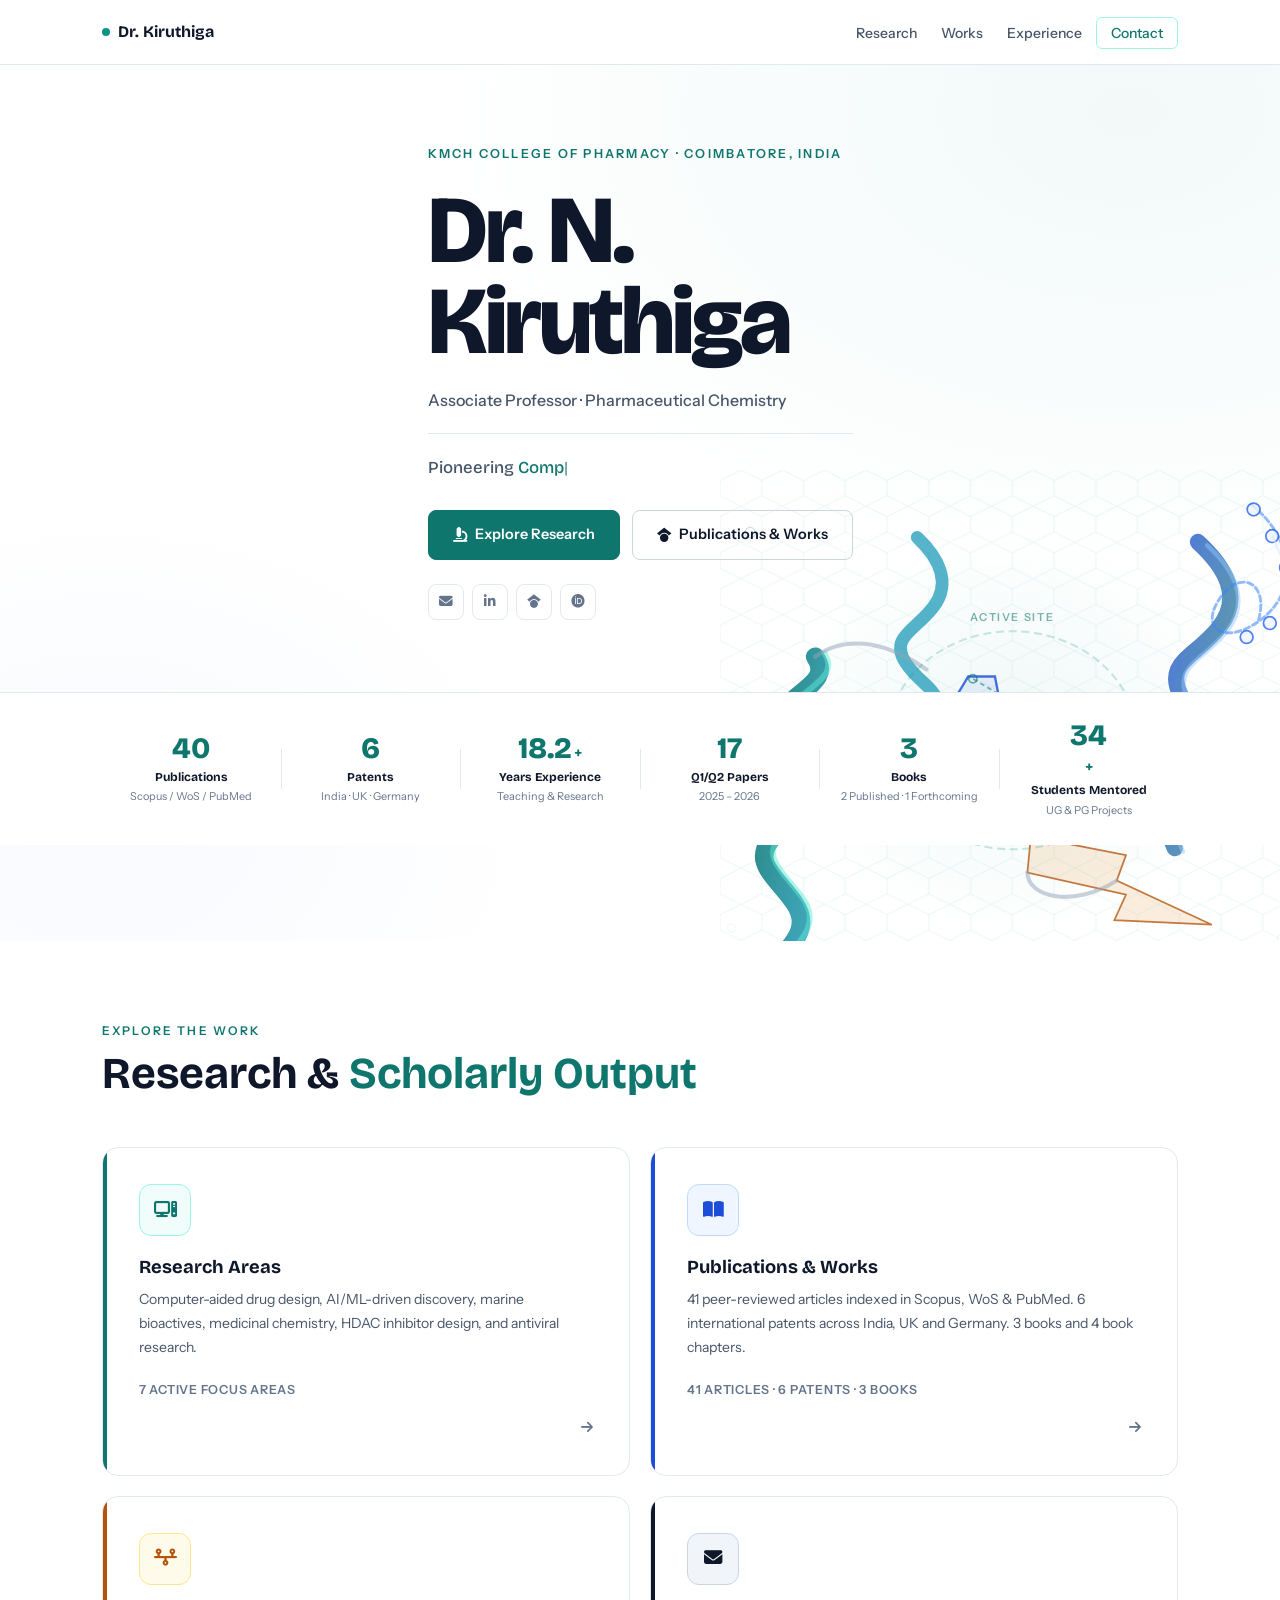
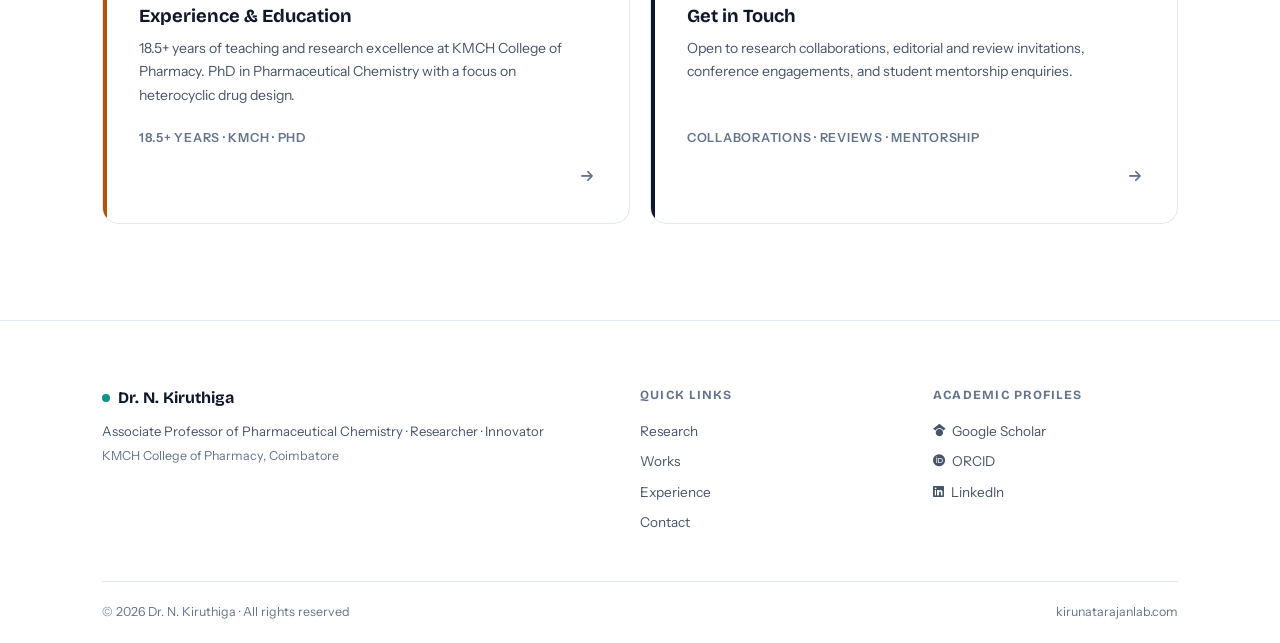
<file: index.html>
<!DOCTYPE html>
<html lang="en">
<head>
  <meta charset="UTF-8" />
  <meta name="viewport" content="width=device-width, initial-scale=1.0" />
  <meta name="description" content="Dr. N. Kiruthiga — Associate Professor of Pharmaceutical Chemistry, KMCH College of Pharmacy, Coimbatore. Expert in Computer-Aided Drug Design, Medicinal Chemistry, AI-Driven Drug Discovery." />
  <meta name="author" content="Dr. N. Kiruthiga" />
  <meta property="og:title" content="Dr. N. Kiruthiga | Pharmaceutical Chemistry &amp; Drug Discovery" />
  <meta property="og:description" content="18.5+ years · 41 publications · 6 patents · CADD, Marine Bioactives, AI Drug Discovery." />
  <meta property="og:type" content="website" />
  <title>Dr. N. Kiruthiga | Pharmaceutical Chemistry &amp; Drug Discovery</title>
  <link rel="preconnect" href="https://fonts.googleapis.com" />
  <link rel="preconnect" href="https://fonts.gstatic.com" crossorigin />
  <link href="https://fonts.googleapis.com/css2?family=Bricolage+Grotesque:opsz,wght@12..96,300;12..96,400;12..96,500;12..96,600;12..96,700;12..96,800&family=Instrument+Sans:wght@400;500;600&display=swap" rel="stylesheet" />
  <link rel="stylesheet" href="https://cdnjs.cloudflare.com/ajax/libs/font-awesome/6.5.0/css/all.min.css" />
  <link rel="stylesheet" href="css/style.css" />
</head>
<body>

  <div id="scroll-progress" role="progressbar" aria-label="Page scroll progress"></div>

  <!-- NAVBAR -->
  <nav id="navbar">
    <div class="nav-container">
      <a href="index.html" class="nav-logo">
        <span class="nav-logo-dot"></span>
        Dr. Kiruthiga
      </a>
      <button class="nav-toggle" id="navToggle" aria-label="Toggle navigation">
        <span></span><span></span><span></span>
      </button>
      <ul class="nav-links" id="navLinks">
        <li><a href="research.html">Research</a></li>
        <li><a href="works.html">Works</a></li>
        <li><a href="experience.html">Experience</a></li>
        <li><a href="contact.html" class="nav-contact-btn">Contact</a></li>
      </ul>
    </div>
  </nav>

  <!-- HERO -->
  <section id="hero">

    <!-- Molecular visualization — protein/ligand/RNA SVG art, right-side background -->
    <div class="hero-mol-visual" aria-hidden="true">
      <svg xmlns="http://www.w3.org/2000/svg" viewBox="0 0 500 460" fill="none">
        <defs>
          <!-- Hexagonal lattice pattern -->
          <pattern id="mol-hex" x="0" y="0" width="36" height="31.2" patternUnits="userSpaceOnUse">
            <path d="M18,0 L36,9 L36,22.2 L18,31.2 L0,22.2 L0,9Z" fill="none" stroke="rgba(13,148,136,0.09)" stroke-width="0.8"/>
          </pattern>
          <!-- Pocket radial glow -->
          <radialGradient id="pocketGlow" cx="50%" cy="50%" r="50%">
            <stop offset="0%" stop-color="#0d9488" stop-opacity="0.07"/>
            <stop offset="100%" stop-color="#0d9488" stop-opacity="0"/>
          </radialGradient>
          <!-- Helix gradients -->
          <linearGradient id="hx1" x1="0%" y1="0%" x2="100%" y2="100%">
            <stop offset="0%" stop-color="#0f766e" stop-opacity="0.9"/>
            <stop offset="100%" stop-color="#0891b2" stop-opacity="0.75"/>
          </linearGradient>
          <linearGradient id="hx2" x1="0%" y1="0%" x2="100%" y2="100%">
            <stop offset="0%" stop-color="#1d4ed8" stop-opacity="0.78"/>
            <stop offset="100%" stop-color="#0f766e" stop-opacity="0.65"/>
          </linearGradient>
        </defs>

        <!-- Hex lattice background -->
        <rect width="500" height="460" fill="url(#mol-hex)"/>

        <!-- Protein surface glow -->
        <ellipse cx="248" cy="228" rx="198" ry="172" fill="url(#pocketGlow)"/>

        <!-- ╔═══ HELIX 1 — main, bottom-left → center, TEAL ═══╗ -->
        <path d="M44,432 C60,410 80,396 64,373 C48,350 26,338 46,316 C66,294 90,285 74,262 C58,239 34,230 52,209 C70,188 96,181 82,161"
              stroke="url(#hx1)" stroke-width="16" stroke-linecap="round"/>
        <!-- ribbon highlight -->
        <path d="M52,428 C68,406 87,393 72,370 C56,347 34,335 53,313 C72,291 96,282 81,259 C65,236 42,227 59,206 C77,185 103,178 90,158"
              stroke="rgba(94,234,212,0.5)" stroke-width="5" stroke-linecap="round"/>

        <!-- ╔═══ HELIX 2 — upper right, BLUE ═══╗ -->
        <path d="M412,62 C436,84 451,110 430,136 C409,162 382,166 398,196 C414,226 442,232 424,262 C406,292 378,296 392,326"
              stroke="url(#hx2)" stroke-width="14" stroke-linecap="round"/>
        <!-- ribbon highlight -->
        <path d="M420,65 C444,87 457,113 437,139 C416,165 389,169 404,199 C420,229 448,235 431,265 C414,295 385,299 399,329"
              stroke="rgba(147,197,253,0.48)" stroke-width="4" stroke-linecap="round"/>

        <!-- ╔═══ HELIX 3 — small, top-center, CYAN ═══╗ -->
        <path d="M170,58 C188,75 200,97 184,118 C168,139 146,144 160,166 C174,188 196,190 182,212"
              stroke="#0891b2" stroke-width="11" stroke-linecap="round" opacity="0.68"/>

        <!-- ╔═══ β-STRAND arrow ═══╗ -->
        <path d="M424,392 L342,354 L350,332 L268,316 L265,347 L350,366 L340,388 Z"
              fill="rgba(217,119,6,0.16)" stroke="#b45309" stroke-width="1.5" opacity="0.78"/>

        <!-- ╔═══ CONNECTING LOOPS ═══╗ -->
        <path d="M82,161 C112,139 150,152 178,172" stroke="#94a3b8" stroke-width="3.5" stroke-linecap="round" opacity="0.5"/>
        <path d="M182,212 C198,220 216,224 237,230" stroke="#94a3b8" stroke-width="3.5" stroke-linecap="round" opacity="0.5"/>
        <path d="M278,230 C318,224 352,216 392,196" stroke="#94a3b8" stroke-width="3.5" stroke-linecap="round" opacity="0.5"/>
        <path d="M265,347 C265,368 304,378 342,354" stroke="#94a3b8" stroke-width="3.5" stroke-linecap="round" opacity="0.5"/>

        <!-- ╔═══ RNA HAIRPIN — top-right ═══╗ -->
        <path d="M458,30 C492,56 500,100 470,126 C440,152 412,140 430,112 C448,84 474,97 464,130"
              stroke="#3b82f6" stroke-width="2.5" stroke-linecap="round" stroke-dasharray="5,3" opacity="0.55"/>
        <!-- Nucleotide bases -->
        <circle cx="460" cy="34"  r="5.5" fill="#eff6ff" stroke="#2563eb" stroke-width="1.5" opacity="0.8"/>
        <circle cx="476" cy="57"  r="5.5" fill="#eff6ff" stroke="#2563eb" stroke-width="1.5" opacity="0.8"/>
        <circle cx="488" cy="84"  r="5.5" fill="#eff6ff" stroke="#2563eb" stroke-width="1.5" opacity="0.8"/>
        <circle cx="489" cy="112" r="5.5" fill="#eff6ff" stroke="#2563eb" stroke-width="1.5" opacity="0.8"/>
        <circle cx="474" cy="132" r="5.5" fill="#eff6ff" stroke="#2563eb" stroke-width="1.5" opacity="0.8"/>
        <circle cx="454" cy="144" r="5.5" fill="#eff6ff" stroke="#2563eb" stroke-width="1.5" opacity="0.8"/>
        <!-- Base-pair bridge -->
        <line x1="476" y1="57"  x2="488" y2="84"  stroke="#dbeafe" stroke-width="2" opacity="0.6"/>
        <line x1="488" y1="84"  x2="489" y2="112" stroke="#dbeafe" stroke-width="2" opacity="0.6"/>

        <!-- ╔═══ LIGAND — HDAC inhibitor scaffold (center) ═══╗ -->
        <g transform="translate(252,230)">
          <!-- Benzene ring core -->
          <polygon points="0,-30 26,-15 26,15 0,30 -26,15 -26,-15"
                   fill="rgba(180,83,9,0.12)" stroke="#b45309" stroke-width="2.5"/>
          <!-- Aromatic ring (dashed inner) -->
          <polygon points="0,-21 18,-10.5 18,10.5 0,21 -18,10.5 -18,-10.5"
                   fill="none" stroke="#d97706" stroke-width="1.5" stroke-dasharray="3,2" opacity="0.7"/>
          <!-- Heteroatoms on ring -->
          <circle cx="0"   cy="-30" r="5.5" fill="#ef4444" opacity="0.92"/>  <!-- O -->
          <circle cx="26"  cy="-15" r="4.5" fill="#ca8a04" opacity="0.85"/>  <!-- C -->
          <circle cx="26"  cy="15"  r="5.5" fill="#1d4ed8" opacity="0.92"/>  <!-- N -->
          <circle cx="0"   cy="30"  r="4.5" fill="#ca8a04" opacity="0.85"/>  <!-- C -->
          <circle cx="-26" cy="15"  r="4.5" fill="#ca8a04" opacity="0.85"/>  <!-- C -->
          <circle cx="-26" cy="-15" r="5.5" fill="#16a34a" opacity="0.92"/>  <!-- S -->

          <!-- Hydroxamic acid arm (-C(=O)NHOH) -->
          <line x1="26"  y1="-15" x2="54"  y2="-30" stroke="#b45309" stroke-width="2"   opacity="0.82"/>
          <line x1="54"  y1="-30" x2="80"  y2="-20" stroke="#b45309" stroke-width="2"   opacity="0.82"/>
          <circle cx="80" cy="-20" r="5.5" fill="#ef4444" opacity="0.9"/>  <!-- O -->
          <line x1="80"  y1="-20" x2="97"  y2="-7"  stroke="#b45309" stroke-width="1.5" opacity="0.75"/>
          <circle cx="97" cy="-7"  r="5"   fill="#1d4ed8" opacity="0.88"/>  <!-- N -->
          <line x1="97"  y1="-7"  x2="114" y2="-18" stroke="#b45309" stroke-width="1.5" opacity="0.7"/>
          <circle cx="114" cy="-18" r="5.5" fill="#ef4444" opacity="0.9"/>  <!-- OH -->

          <!-- Piperidine ring -->
          <polygon points="-15,-52 -38,-52 -50,-32 -44,-8 -22,-4 -10,-26"
                   fill="rgba(29,78,216,0.10)" stroke="#1d4ed8" stroke-width="2" opacity="0.82"/>
          <circle cx="-33" cy="-9" r="5.5" fill="#1d4ed8" opacity="0.92"/>  <!-- N -->
        </g>

        <!-- ╔═══ H-BOND INTERACTIONS (dashed) ═══╗ -->
        <line x1="252" y1="200" x2="218" y2="180" stroke="#0f766e" stroke-width="1.5" stroke-dasharray="4,3" opacity="0.55"/>
        <line x1="278" y1="212" x2="318" y2="196" stroke="#0f766e" stroke-width="1.5" stroke-dasharray="4,3" opacity="0.55"/>
        <line x1="366" y1="222" x2="392" y2="218" stroke="#0f766e" stroke-width="1.5" stroke-dasharray="4,3" opacity="0.55"/>
        <line x1="236" y1="270" x2="212" y2="290" stroke="#0f766e" stroke-width="1.5" stroke-dasharray="4,3" opacity="0.55"/>
        <!-- H-bond anchor circles -->
        <circle cx="218" cy="180" r="3.5" fill="none" stroke="#0f766e" stroke-width="1.5" opacity="0.6"/>
        <circle cx="392" cy="218" r="3.5" fill="none" stroke="#0f766e" stroke-width="1.5" opacity="0.6"/>
        <circle cx="212" cy="290" r="3.5" fill="none" stroke="#0f766e" stroke-width="1.5" opacity="0.6"/>

        <!-- ╔═══ ACTIVE SITE BOUNDARY ═══╗ -->
        <ellipse cx="252" cy="233" rx="108" ry="94"
                 fill="none" stroke="rgba(13,148,136,0.22)" stroke-width="1.8" stroke-dasharray="7,4"/>
        <text x="252" y="130" text-anchor="middle"
              font-family="Instrument Sans,system-ui,sans-serif" font-size="9.5"
              font-weight="600" fill="#0f766e" opacity="0.55" letter-spacing="0.15em">ACTIVE SITE</text>

        <!-- Depth atoms (background context) -->
        <circle cx="88"  cy="442" r="5"   fill="none" stroke="#cbd5e1" stroke-width="1" opacity="0.35"/>
        <circle cx="118" cy="430" r="3.5" fill="none" stroke="#cbd5e1" stroke-width="1" opacity="0.25"/>
        <circle cx="440" cy="442" r="5"   fill="none" stroke="#cbd5e1" stroke-width="1" opacity="0.35"/>
        <circle cx="484" cy="404" r="3.5" fill="none" stroke="#cbd5e1" stroke-width="1" opacity="0.25"/>
        <circle cx="26"  cy="54"  r="4.5" fill="none" stroke="#0f766e" stroke-width="1" opacity="0.22"/>
        <circle cx="10"  cy="395" r="3.5" fill="none" stroke="#cbd5e1" stroke-width="1" opacity="0.22"/>
      </svg>
    </div>

    <!-- Hero text content -->
    <div class="hero-body container">
      <div class="hero-text-col">
        <p class="hero-dept">KMCH College of Pharmacy &middot; Coimbatore, India</p>
        <h1 class="hero-name">Dr. N.<br>Kiruthiga</h1>
        <p class="hero-role">Associate Professor &middot; Pharmaceutical Chemistry</p>
        <div class="hero-typewriter">
          <span class="typewriter-static">Pioneering </span><span id="typewriterText"></span><span class="typewriter-cursor" aria-hidden="true">|</span>
        </div>
        <div class="hero-cta">
          <a href="research.html" class="btn-primary">
            <i class="fa-solid fa-microscope"></i> Explore Research
          </a>
          <a href="works.html" class="btn-secondary">
            <i class="fa-brands fa-google-scholar"></i> Publications &amp; Works
          </a>
        </div>
        <div class="hero-social">
          <a href="mailto:kiruthigagovindaraj@gmail.com" class="hero-social-link" aria-label="Email"><i class="fa-solid fa-envelope"></i></a>
          <a href="https://linkedin.com/in/kiruthiga-govindaraj-898b456a" target="_blank" rel="noopener" class="hero-social-link" aria-label="LinkedIn"><i class="fa-brands fa-linkedin-in"></i></a>
          <a href="https://scholar.google.com/citations?user=NSQRRvoAAAAJ&hl=en" target="_blank" rel="noopener" class="hero-social-link" aria-label="Google Scholar"><i class="fa-brands fa-google-scholar"></i></a>
          <a href="https://orcid.org/0000-0002-7230-2003" target="_blank" rel="noopener" class="hero-social-link" aria-label="ORCID"><i class="fa-brands fa-orcid"></i></a>
        </div>
      </div>
    </div>

    <!-- Metrics strip -->
    <div class="hero-metrics">
      <div class="container">
        <div class="metrics-row">
          <div class="metric-item">
            <span class="metric-num stat-number" data-target="41">0</span>
            <span class="metric-label">Publications</span>
            <span class="metric-sub">Scopus / WoS / PubMed</span>
          </div>
          <div class="metric-div"></div>
          <div class="metric-item">
            <span class="metric-num stat-number" data-target="6">0</span>
            <span class="metric-label">Patents</span>
            <span class="metric-sub">India · UK · Germany</span>
          </div>
          <div class="metric-div"></div>
          <div class="metric-item">
            <span class="metric-num"><span class="stat-number stat-decimal" data-target="18.5">0</span><span class="metric-plus">+</span></span>
            <span class="metric-label">Years Experience</span>
            <span class="metric-sub">Teaching &amp; Research</span>
          </div>
          <div class="metric-div"></div>
          <div class="metric-item">
            <span class="metric-num stat-number" data-target="17">0</span>
            <span class="metric-label">Q1/Q2 Papers</span>
            <span class="metric-sub">2025 – 2026</span>
          </div>
          <div class="metric-div"></div>
          <div class="metric-item">
            <span class="metric-num stat-number" data-target="3">0</span>
            <span class="metric-label">Books</span>
            <span class="metric-sub">2 Published · 1 Forthcoming</span>
          </div>
          <div class="metric-div"></div>
          <div class="metric-item">
            <span class="metric-num stat-number" data-target="35">0</span><span class="metric-plus">+</span>
            <span class="metric-label">Students Mentored</span>
            <span class="metric-sub">UG &amp; PG Projects</span>
          </div>
        </div>
      </div>
    </div>
  </section>

  <!-- SHOWCASE GRID -->
  <section class="showcase-section">
    <div class="container">
      <div class="showcase-header">
        <span class="section-label">Explore the work</span>
        <h2 class="section-title">Research &amp; <span class="accent">Scholarly Output</span></h2>
      </div>
      <div class="showcase-grid">

        <a href="research.html" class="showcase-card sc-teal reveal">
          <div class="sc-icon"><i class="fa-solid fa-computer"></i></div>
          <div class="sc-body">
            <h3>Research Areas</h3>
            <p>Computer-aided drug design, AI/ML-driven discovery, marine bioactives, medicinal chemistry, HDAC inhibitor design, and antiviral research.</p>
          </div>
          <div class="sc-meta">7 active focus areas</div>
          <div class="sc-arrow"><i class="fa-solid fa-arrow-right"></i></div>
        </a>

        <a href="works.html" class="showcase-card sc-blue reveal">
          <div class="sc-icon"><i class="fa-solid fa-book-open"></i></div>
          <div class="sc-body">
            <h3>Publications &amp; Works</h3>
            <p>41 peer-reviewed articles indexed in Scopus, WoS &amp; PubMed. 6 international patents across India, UK and Germany. 3 books and 4 book chapters.</p>
          </div>
          <div class="sc-meta">41 articles &middot; 6 patents &middot; 3 books</div>
          <div class="sc-arrow"><i class="fa-solid fa-arrow-right"></i></div>
        </a>

        <a href="experience.html" class="showcase-card sc-gold reveal">
          <div class="sc-icon"><i class="fa-solid fa-timeline"></i></div>
          <div class="sc-body">
            <h3>Experience &amp; Education</h3>
            <p>18.5+ years of teaching and research excellence at KMCH College of Pharmacy. PhD in Pharmaceutical Chemistry with a focus on heterocyclic drug design.</p>
          </div>
          <div class="sc-meta">18.5+ years &middot; KMCH · PhD</div>
          <div class="sc-arrow"><i class="fa-solid fa-arrow-right"></i></div>
        </a>

        <a href="contact.html" class="showcase-card sc-navy reveal">
          <div class="sc-icon"><i class="fa-solid fa-envelope"></i></div>
          <div class="sc-body">
            <h3>Get in Touch</h3>
            <p>Open to research collaborations, editorial and review invitations, conference engagements, and student mentorship enquiries.</p>
          </div>
          <div class="sc-meta">Collaborations &middot; Reviews &middot; Mentorship</div>
          <div class="sc-arrow"><i class="fa-solid fa-arrow-right"></i></div>
        </a>

      </div>
    </div>
  </section>

  <!-- FOOTER -->
  <footer id="footer">
    <div class="container">
      <div class="footer-grid">
        <div class="footer-brand">
          <div class="footer-logo-row">
            <span class="footer-logo-dot"></span>
            <span class="footer-brand-name">Dr. N. Kiruthiga</span>
          </div>
          <p class="footer-tagline">Associate Professor of Pharmaceutical Chemistry &middot; Researcher &middot; Innovator</p>
          <p class="footer-inst">KMCH College of Pharmacy, Coimbatore</p>
        </div>
        <div class="footer-col">
          <h5>Quick Links</h5>
          <ul>
            <li><a href="research.html">Research</a></li>
            <li><a href="works.html">Works</a></li>
            <li><a href="experience.html">Experience</a></li>
            <li><a href="contact.html">Contact</a></li>
          </ul>
        </div>
        <div class="footer-col">
          <h5>Academic Profiles</h5>
          <ul>
            <li><a href="https://scholar.google.com/citations?user=NSQRRvoAAAAJ&hl=en" target="_blank" rel="noopener"><i class="fa-brands fa-google-scholar"></i> Google Scholar</a></li>
            <li><a href="https://orcid.org/0000-0002-7230-2003" target="_blank" rel="noopener"><i class="fa-brands fa-orcid"></i> ORCID</a></li>
            <li><a href="https://linkedin.com/in/kiruthiga-govindaraj-898b456a" target="_blank" rel="noopener"><i class="fa-brands fa-linkedin"></i> LinkedIn</a></li>
          </ul>
        </div>
      </div>
      <div class="footer-bottom">
        <p>&copy; 2026 Dr. N. Kiruthiga &middot; All rights reserved</p>
        <p>kirunatarajanlab.com</p>
      </div>
    </div>
  </footer>

  <script src="js/main.js"></script>
</body>
</html>
</file>
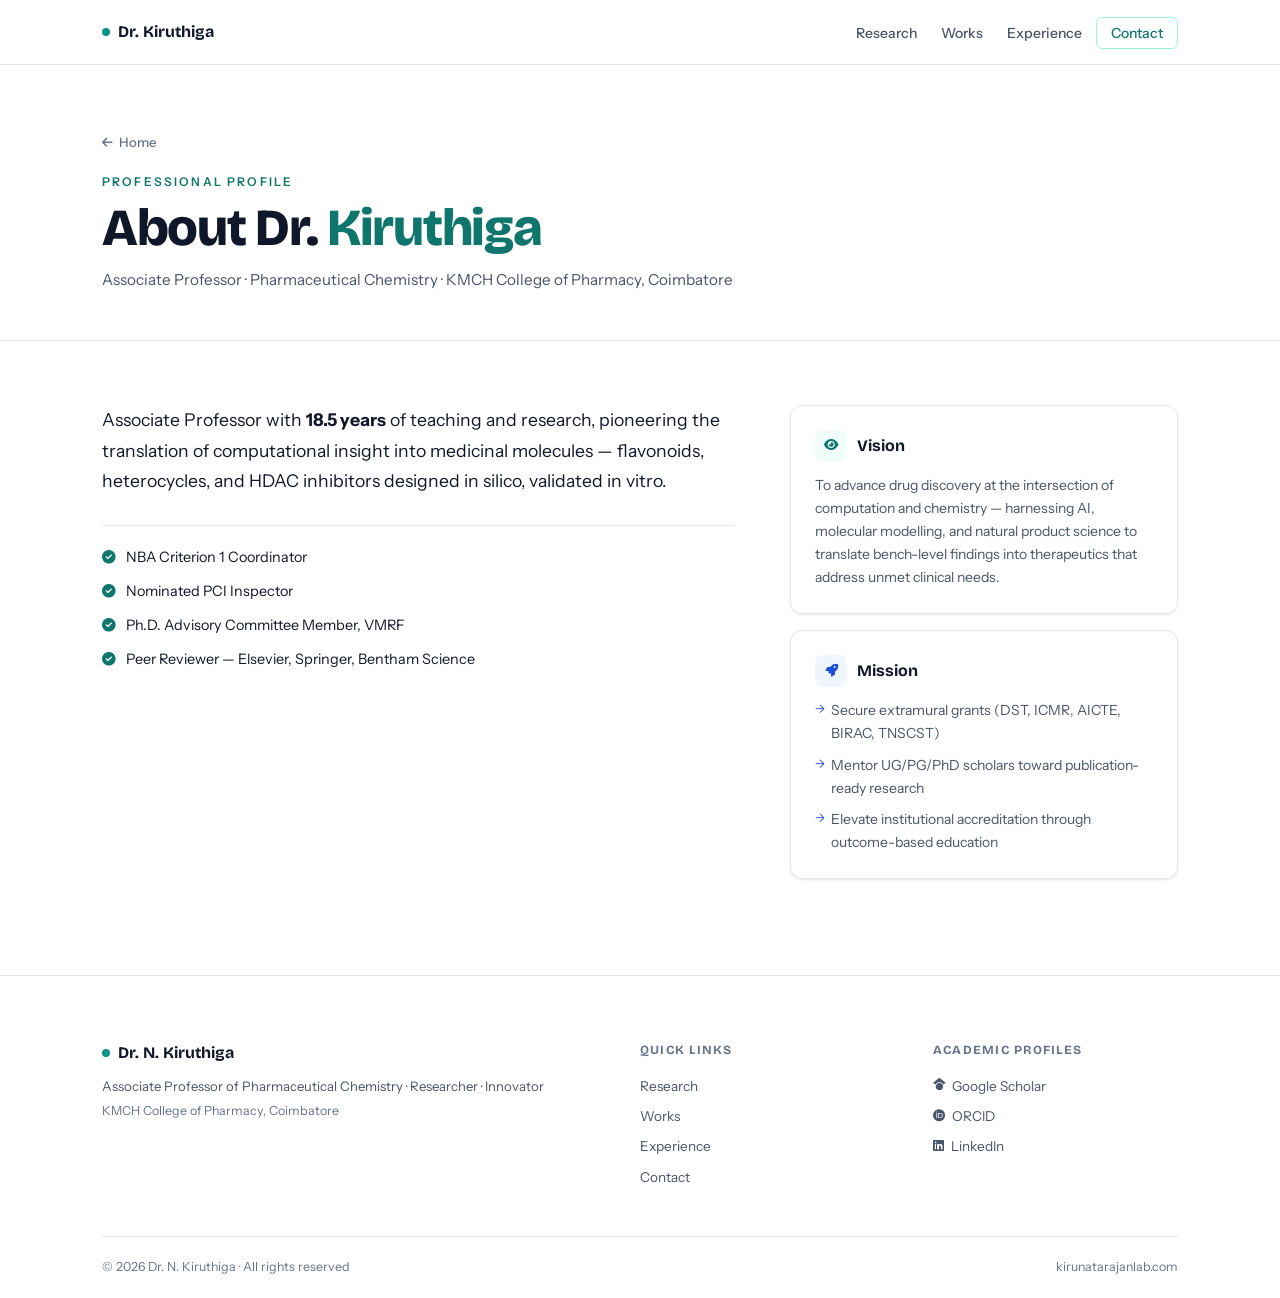
<file: about.html>
<!DOCTYPE html>
<html lang="en">
<head>
  <meta charset="UTF-8" />
  <meta name="viewport" content="width=device-width, initial-scale=1.0" />
  <meta name="description" content="About Dr. N. Kiruthiga — Associate Professor of Pharmaceutical Chemistry at KMCH College of Pharmacy, Coimbatore. Vision, mission, and professional highlights." />
  <meta name="author" content="Dr. N. Kiruthiga" />
  <title>About | Dr. N. Kiruthiga</title>
  <link rel="preconnect" href="https://fonts.googleapis.com" />
  <link rel="preconnect" href="https://fonts.gstatic.com" crossorigin />
  <link href="https://fonts.googleapis.com/css2?family=Bricolage+Grotesque:opsz,wght@12..96,300;12..96,400;12..96,500;12..96,600;12..96,700;12..96,800&family=Instrument+Sans:wght@400;500;600&display=swap" rel="stylesheet" />
  <link rel="stylesheet" href="https://cdnjs.cloudflare.com/ajax/libs/font-awesome/6.5.0/css/all.min.css" />
  <link rel="stylesheet" href="css/style.css" />
</head>
<body>

  <div id="scroll-progress" role="progressbar" aria-label="Page scroll progress"></div>

  <button id="back-to-top" aria-label="Back to top"><i class="fa-solid fa-arrow-up"></i></button>

  <!-- NAVBAR -->
  <nav id="navbar">
    <div class="nav-container">
      <a href="index.html" class="nav-logo">
        <span class="nav-logo-dot"></span>
        Dr. Kiruthiga
      </a>
      <button class="nav-toggle" id="navToggle" aria-label="Toggle navigation">
        <span></span><span></span><span></span>
      </button>
      <ul class="nav-links" id="navLinks">
        <li><a href="research.html">Research</a></li>
        <li><a href="works.html">Works</a></li>
        <li><a href="experience.html">Experience</a></li>
        <li><a href="contact.html" class="nav-contact-btn">Contact</a></li>
      </ul>
    </div>
  </nav>

  <!-- PAGE HERO -->
  <section class="page-hero">
    <div class="container">
      <a href="index.html" class="page-breadcrumb"><i class="fa-solid fa-arrow-left"></i> Home</a>
      <span class="section-label">Professional Profile</span>
      <h1 class="page-title">About Dr. <span class="accent">Kiruthiga</span></h1>
      <p class="page-subtitle">Associate Professor &middot; Pharmaceutical Chemistry &middot; KMCH College of Pharmacy, Coimbatore</p>
    </div>
  </section>

  <!-- PAGE CONTENT -->
  <div class="page-content">
    <div class="container">
      <div class="about-grid">

        <!-- Left column -->
        <div class="about-left reveal">
          <p class="about-lead">Associate Professor with <strong>18.5 years</strong> of teaching and research, pioneering the translation of computational insight into medicinal molecules — flavonoids, heterocycles, and HDAC inhibitors designed in silico, validated in vitro.</p>
          <div class="about-highlights">
            <div class="highlight-item"><i class="fa-solid fa-circle-check"></i><span>NBA Criterion 1 Coordinator</span></div>
            <div class="highlight-item"><i class="fa-solid fa-circle-check"></i><span>Nominated PCI Inspector</span></div>
            <div class="highlight-item"><i class="fa-solid fa-circle-check"></i><span>Ph.D. Advisory Committee Member, VMRF</span></div>
            <div class="highlight-item"><i class="fa-solid fa-circle-check"></i><span>Peer Reviewer — Elsevier, Springer, Bentham Science</span></div>
          </div>
        </div>

        <!-- Right column: Vision & Mission cards -->
        <div class="vision-mission-stack reveal" style="--reveal-delay: 100ms;">

          <!-- Vision card -->
          <div class="vm-card">
            <div class="vm-header">
              <div class="vm-icon">
                <i class="fa-solid fa-eye"></i>
              </div>
              <h3>Vision</h3>
            </div>
            <p>To advance drug discovery at the intersection of computation and chemistry — harnessing AI, molecular modelling, and natural product science to translate bench-level findings into therapeutics that address unmet clinical needs.</p>
          </div>

          <!-- Mission card -->
          <div class="vm-card">
            <div class="vm-header">
              <div class="vm-icon blue">
                <i class="fa-solid fa-rocket"></i>
              </div>
              <h3>Mission</h3>
            </div>
            <ul>
              <li>Secure extramural grants (DST, ICMR, AICTE, BIRAC, TNSCST)</li>
              <li>Mentor UG/PG/PhD scholars toward publication-ready research</li>
              <li>Elevate institutional accreditation through outcome-based education</li>
            </ul>
          </div>

        </div>
        <!-- end right column -->

      </div>
    </div>
  </div>

  <!-- FOOTER -->
  <footer id="footer">
    <div class="container">
      <div class="footer-grid">
        <div class="footer-brand">
          <div class="footer-logo-row">
            <span class="footer-logo-dot"></span>
            <span class="footer-brand-name">Dr. N. Kiruthiga</span>
          </div>
          <p class="footer-tagline">Associate Professor of Pharmaceutical Chemistry &middot; Researcher &middot; Innovator</p>
          <p class="footer-inst">KMCH College of Pharmacy, Coimbatore</p>
        </div>
        <div class="footer-col">
          <h5>Quick Links</h5>
          <ul>
            <li><a href="research.html">Research</a></li>
            <li><a href="works.html">Works</a></li>
            <li><a href="experience.html">Experience</a></li>
            <li><a href="contact.html">Contact</a></li>
          </ul>
        </div>
        <div class="footer-col">
          <h5>Academic Profiles</h5>
          <ul>
            <li><a href="https://scholar.google.com/citations?user=NSQRRvoAAAAJ&hl=en" target="_blank" rel="noopener"><i class="fa-brands fa-google-scholar"></i> Google Scholar</a></li>
            <li><a href="https://orcid.org/0000-0002-7230-2003" target="_blank" rel="noopener"><i class="fa-brands fa-orcid"></i> ORCID</a></li>
            <li><a href="https://linkedin.com/in/kiruthiga-govindaraj-898b456a" target="_blank" rel="noopener"><i class="fa-brands fa-linkedin"></i> LinkedIn</a></li>
          </ul>
        </div>
      </div>
      <div class="footer-bottom">
        <p>&copy; 2026 Dr. N. Kiruthiga &middot; All rights reserved</p>
        <p>kirunatarajanlab.com</p>
      </div>
    </div>
  </footer>

  <script src="js/main.js"></script>
</body>
</html>
</file>
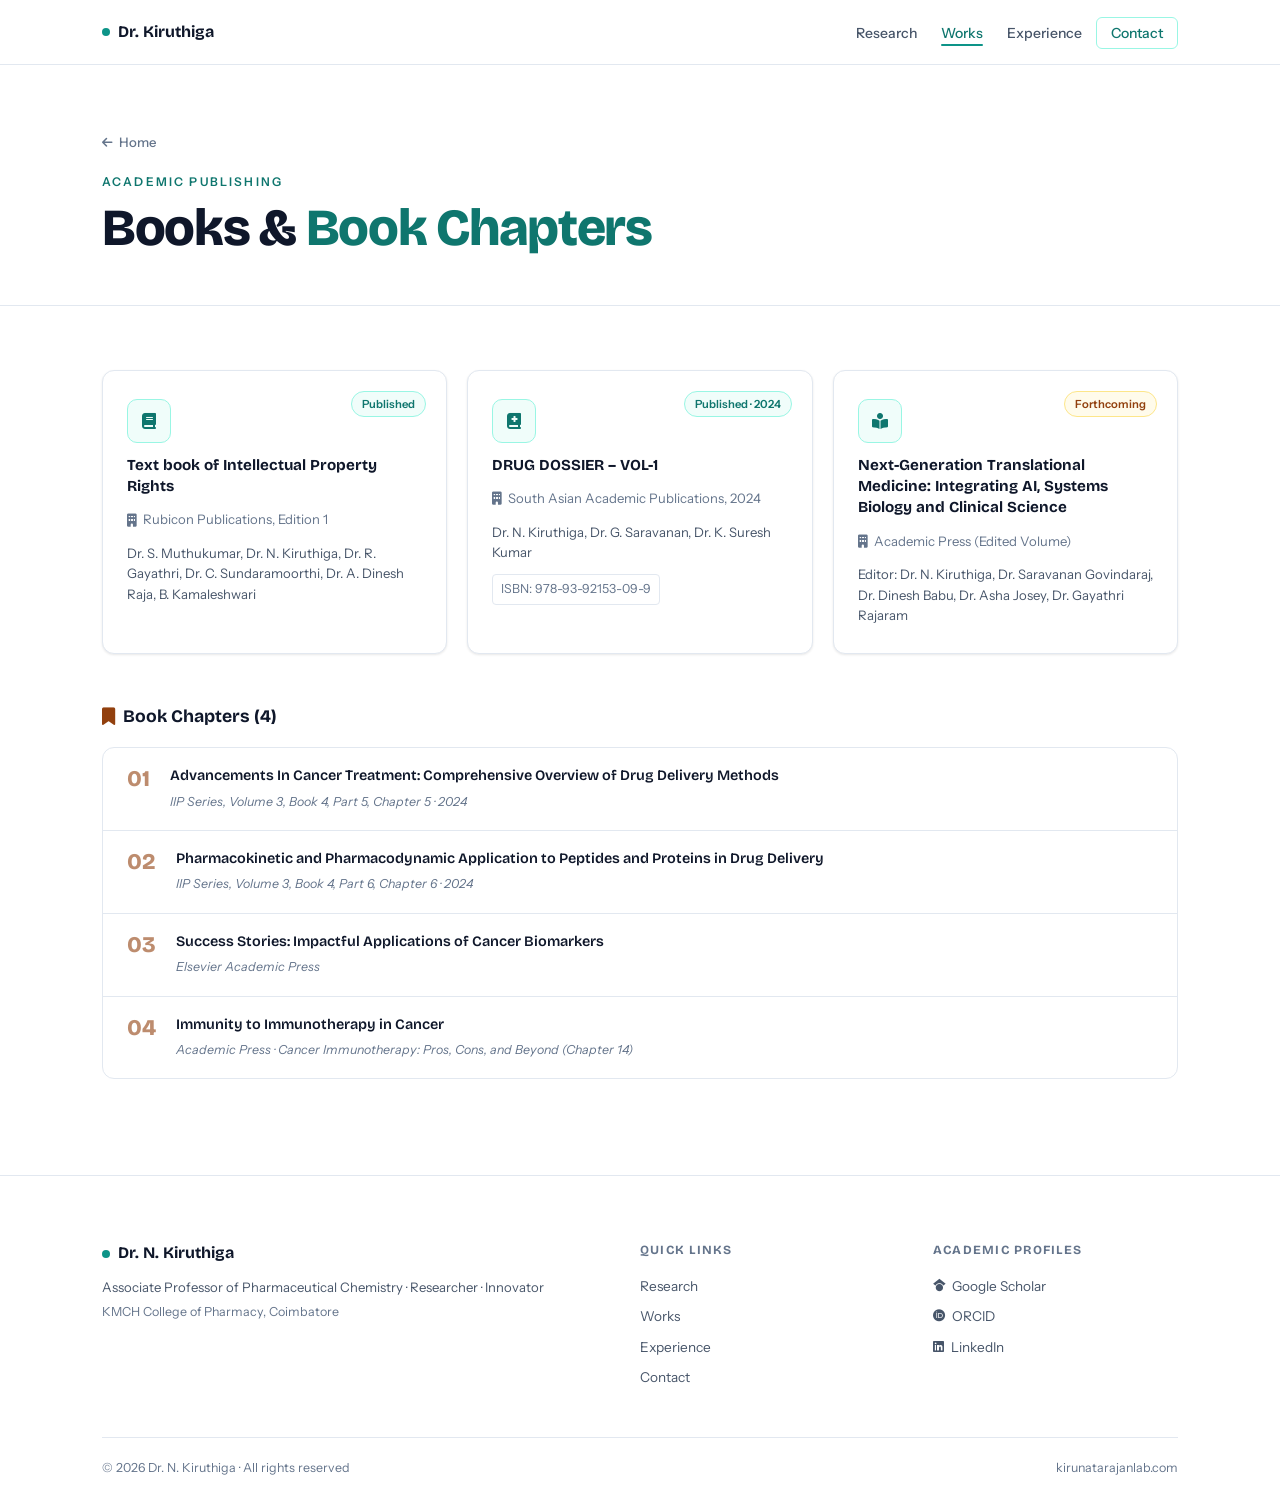
<file: books.html>
<!DOCTYPE html><html lang="en">
<head>
  <meta charset="UTF-8" /><meta name="viewport" content="width=device-width, initial-scale=1.0" />
  <title>Books | Dr. N. Kiruthiga</title>
  <link rel="preconnect" href="https://fonts.googleapis.com" /><link rel="preconnect" href="https://fonts.gstatic.com" crossorigin />
  <link href="https://fonts.googleapis.com/css2?family=Bricolage+Grotesque:opsz,wght@12..96,300;12..96,400;12..96,500;12..96,600;12..96,700;12..96,800&family=Instrument+Sans:wght@400;500;600&display=swap" rel="stylesheet" />
  <link rel="stylesheet" href="https://cdnjs.cloudflare.com/ajax/libs/font-awesome/6.5.0/css/all.min.css" />
  <link rel="stylesheet" href="css/style.css" />
</head>
<body>
  <div id="scroll-progress"></div>
  <button id="back-to-top" aria-label="Back to top"><i class="fa-solid fa-arrow-up"></i></button>

  <nav id="navbar">
    <div class="nav-container">
      <a href="index.html" class="nav-logo"><span class="nav-logo-dot"></span>Dr. Kiruthiga</a>
      <button class="nav-toggle" id="navToggle" aria-label="Toggle navigation"><span></span><span></span><span></span></button>
      <ul class="nav-links" id="navLinks">
        <li><a href="research.html">Research</a></li>
        <li><a href="works.html">Works</a></li>
        <li><a href="experience.html">Experience</a></li>
        <li><a href="contact.html" class="nav-contact-btn">Contact</a></li>
      </ul>
    </div>
  </nav>

  <section class="page-hero">
    <div class="container">
      <a href="index.html" class="page-breadcrumb"><i class="fa-solid fa-arrow-left"></i> Home</a>
      <span class="section-label">Academic Publishing</span>
      <h1 class="page-title">Books &amp; <span class="accent">Book Chapters</span></h1>
    </div>
  </section>

  <div class="page-content">
    <div class="container">

      <div class="books-grid stagger">

        <!-- Book 1 -->
        <div class="book-card reveal">
          <div class="book-icon-wrap"><i class="fa-solid fa-book"></i></div>
          <span class="book-status published">Published</span>
          <h4>Text book of Intellectual Property Rights</h4>
          <p class="book-publisher"><i class="fa-solid fa-building"></i> Rubicon Publications, Edition 1</p>
          <p class="book-authors">Dr. S. Muthukumar, Dr. N. Kiruthiga, Dr. R. Gayathri, Dr. C. Sundaramoorthi, Dr. A. Dinesh Raja, B. Kamaleshwari</p>
        </div>

        <!-- Book 2 -->
        <div class="book-card reveal">
          <div class="book-icon-wrap"><i class="fa-solid fa-book-medical"></i></div>
          <span class="book-status published">Published · 2024</span>
          <h4>DRUG DOSSIER – VOL-1</h4>
          <p class="book-publisher"><i class="fa-solid fa-building"></i> South Asian Academic Publications, 2024</p>
          <p class="book-authors">Dr. N. Kiruthiga, Dr. G. Saravanan, Dr. K. Suresh Kumar</p>
          <span class="book-isbn">ISBN: 978-93-92153-09-9</span>
        </div>

        <!-- Book 3 -->
        <div class="book-card reveal">
          <div class="book-icon-wrap"><i class="fa-solid fa-book-open-reader"></i></div>
          <span class="book-status forthcoming">Forthcoming</span>
          <h4>Next-Generation Translational Medicine: Integrating AI, Systems Biology and Clinical Science</h4>
          <p class="book-publisher"><i class="fa-solid fa-building"></i> Academic Press (Edited Volume)</p>
          <p class="book-authors">Editor: Dr. N. Kiruthiga, Dr. Saravanan Govindaraj, Dr. Dinesh Babu, Dr. Asha Josey, Dr. Gayathri Rajaram</p>
        </div>

      </div><!-- /.books-grid -->

      <h3 class="chapters-heading"><i class="fa-solid fa-bookmark"></i> Book Chapters (4)</h3>

      <div class="chapters-list">

        <div class="chapter-item">
          <span class="chapter-num">01</span>
          <div>
            <h5>Advancements In Cancer Treatment: Comprehensive Overview of Drug Delivery Methods</h5>
            <p class="chapter-pub">IIP Series, Volume 3, Book 4, Part 5, Chapter 5 · 2024</p>
          </div>
        </div>

        <div class="chapter-item">
          <span class="chapter-num">02</span>
          <div>
            <h5>Pharmacokinetic and Pharmacodynamic Application to Peptides and Proteins in Drug Delivery</h5>
            <p class="chapter-pub">IIP Series, Volume 3, Book 4, Part 6, Chapter 6 · 2024</p>
          </div>
        </div>

        <div class="chapter-item">
          <span class="chapter-num">03</span>
          <div>
            <h5>Success Stories: Impactful Applications of Cancer Biomarkers</h5>
            <p class="chapter-pub">Elsevier Academic Press</p>
          </div>
        </div>

        <div class="chapter-item">
          <span class="chapter-num">04</span>
          <div>
            <h5>Immunity to Immunotherapy in Cancer</h5>
            <p class="chapter-pub">Academic Press · Cancer Immunotherapy: Pros, Cons, and Beyond (Chapter 14)</p>
          </div>
        </div>

      </div><!-- /.chapters-list -->

    </div>
  </div>

  <footer id="footer">
    <div class="container">
      <div class="footer-grid">
        <div class="footer-brand">
          <div class="footer-logo-row"><span class="footer-logo-dot"></span><span class="footer-brand-name">Dr. N. Kiruthiga</span></div>
          <p class="footer-tagline">Associate Professor of Pharmaceutical Chemistry &middot; Researcher &middot; Innovator</p>
          <p class="footer-inst">KMCH College of Pharmacy, Coimbatore</p>
        </div>
        <div class="footer-col"><h5>Quick Links</h5><ul><li><a href="research.html">Research</a></li><li><a href="works.html">Works</a></li><li><a href="experience.html">Experience</a></li><li><a href="contact.html">Contact</a></li></ul></div>
        <div class="footer-col"><h5>Academic Profiles</h5><ul><li><a href="https://scholar.google.com/citations?user=NSQRRvoAAAAJ&hl=en" target="_blank" rel="noopener"><i class="fa-brands fa-google-scholar"></i> Google Scholar</a></li><li><a href="https://orcid.org/0000-0002-7230-2003" target="_blank" rel="noopener"><i class="fa-brands fa-orcid"></i> ORCID</a></li><li><a href="https://linkedin.com/in/kiruthiga-govindaraj-898b456a" target="_blank" rel="noopener"><i class="fa-brands fa-linkedin"></i> LinkedIn</a></li></ul></div>
      </div>
      <div class="footer-bottom"><p>&copy; 2026 Dr. N. Kiruthiga &middot; All rights reserved</p><p>kirunatarajanlab.com</p></div>
    </div>
  </footer>

  <script src="js/main.js"></script>
</body>
</html>
</file>
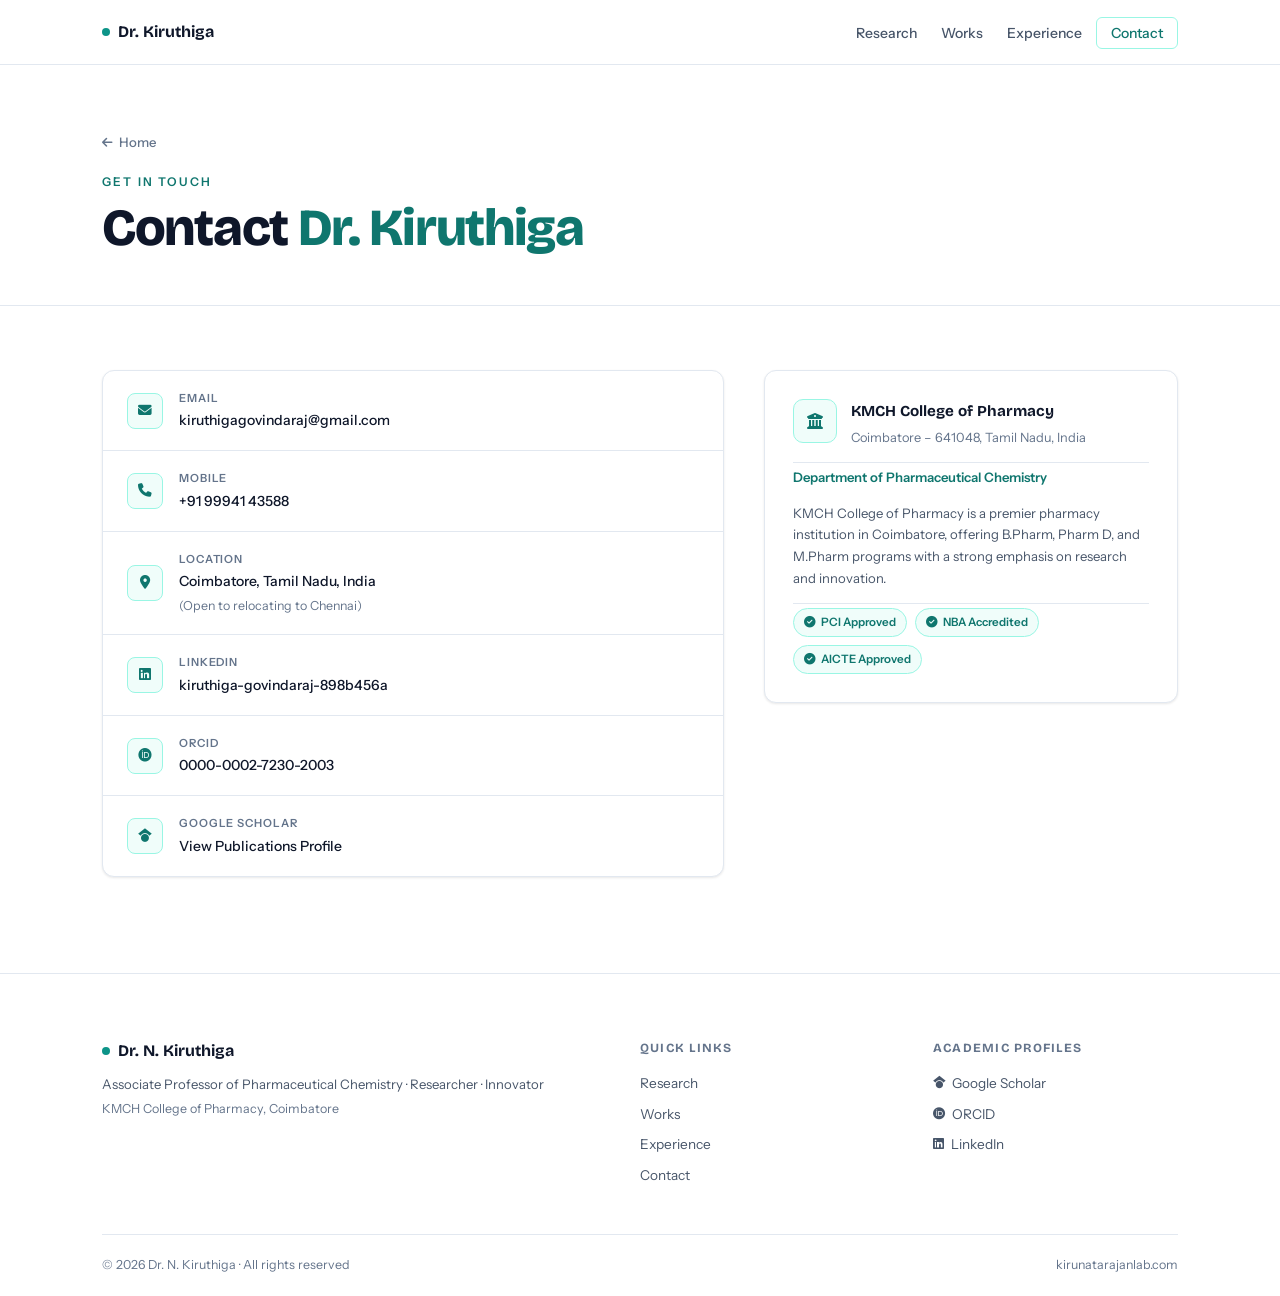
<file: contact.html>
<!DOCTYPE html><html lang="en">
<head>
  <meta charset="UTF-8" /><meta name="viewport" content="width=device-width, initial-scale=1.0" />
  <title>Contact | Dr. N. Kiruthiga</title>
  <link rel="preconnect" href="https://fonts.googleapis.com" /><link rel="preconnect" href="https://fonts.gstatic.com" crossorigin />
  <link href="https://fonts.googleapis.com/css2?family=Bricolage+Grotesque:opsz,wght@12..96,300;12..96,400;12..96,500;12..96,600;12..96,700;12..96,800&family=Instrument+Sans:wght@400;500;600&display=swap" rel="stylesheet" />
  <link rel="stylesheet" href="https://cdnjs.cloudflare.com/ajax/libs/font-awesome/6.5.0/css/all.min.css" />
  <link rel="stylesheet" href="css/style.css" />
</head>
<body>
  <div id="scroll-progress"></div>
  <button id="back-to-top" aria-label="Back to top"><i class="fa-solid fa-arrow-up"></i></button>

  <nav id="navbar">
    <div class="nav-container">
      <a href="index.html" class="nav-logo"><span class="nav-logo-dot"></span>Dr. Kiruthiga</a>
      <button class="nav-toggle" id="navToggle" aria-label="Toggle navigation"><span></span><span></span><span></span></button>
      <ul class="nav-links" id="navLinks">
        <li><a href="research.html">Research</a></li>
        <li><a href="works.html">Works</a></li>
        <li><a href="experience.html">Experience</a></li>
        <li><a href="contact.html" class="nav-contact-btn">Contact</a></li>
      </ul>
    </div>
  </nav>

  <section class="page-hero">
    <div class="container">
      <a href="index.html" class="page-breadcrumb"><i class="fa-solid fa-arrow-left"></i> Home</a>
      <span class="section-label">Get in Touch</span>
      <h1 class="page-title">Contact <span class="accent">Dr. Kiruthiga</span></h1>
    </div>
  </section>

  <div class="page-content">
    <div class="container">

      <div class="contact-grid">

        <!-- Contact rows -->
        <div class="contact-items reveal">

          <div class="contact-row">
            <div class="contact-icon-wrap"><i class="fa-solid fa-envelope"></i></div>
            <div class="contact-detail">
              <span class="contact-label">Email</span>
              <a href="mailto:kiruthigagovindaraj@gmail.com" class="contact-value">kiruthigagovindaraj@gmail.com</a>
            </div>
          </div>

          <div class="contact-row">
            <div class="contact-icon-wrap"><i class="fa-solid fa-phone"></i></div>
            <div class="contact-detail">
              <span class="contact-label">Mobile</span>
              <a href="tel:+919994143588" class="contact-value">+91 99941 43588</a>
            </div>
          </div>

          <div class="contact-row">
            <div class="contact-icon-wrap"><i class="fa-solid fa-location-dot"></i></div>
            <div class="contact-detail">
              <span class="contact-label">Location</span>
              <span class="contact-value">Coimbatore, Tamil Nadu, India</span>
              <span class="text-subtle">(Open to relocating to Chennai)</span>
            </div>
          </div>

          <div class="contact-row">
            <div class="contact-icon-wrap"><i class="fa-brands fa-linkedin"></i></div>
            <div class="contact-detail">
              <span class="contact-label">LinkedIn</span>
              <a href="https://linkedin.com/in/kiruthiga-govindaraj-898b456a" target="_blank" rel="noopener" class="contact-value">kiruthiga-govindaraj-898b456a</a>
            </div>
          </div>

          <div class="contact-row">
            <div class="contact-icon-wrap"><i class="fa-brands fa-orcid"></i></div>
            <div class="contact-detail">
              <span class="contact-label">ORCID</span>
              <a href="https://orcid.org/0000-0002-7230-2003" target="_blank" rel="noopener" class="contact-value">0000-0002-7230-2003</a>
            </div>
          </div>

          <div class="contact-row">
            <div class="contact-icon-wrap"><i class="fa-brands fa-google-scholar"></i></div>
            <div class="contact-detail">
              <span class="contact-label">Google Scholar</span>
              <a href="https://scholar.google.com/citations?user=NSQRRvoAAAAJ&hl=en" target="_blank" rel="noopener" class="contact-value">View Publications Profile</a>
            </div>
          </div>

        </div><!-- /.contact-items -->

        <!-- Institution card -->
        <div class="institution-card reveal">
          <div class="inst-icon-row">
            <div class="inst-icon"><i class="fa-solid fa-building-columns"></i></div>
            <div>
              <p class="inst-name">KMCH College of Pharmacy</p>
              <p class="inst-location">Coimbatore – 641048, Tamil Nadu, India</p>
            </div>
          </div>
          <p class="inst-dept">Department of Pharmaceutical Chemistry</p>
          <p class="inst-desc">KMCH College of Pharmacy is a premier pharmacy institution in Coimbatore, offering B.Pharm, Pharm D, and M.Pharm programs with a strong emphasis on research and innovation.</p>
          <div class="inst-badges">
            <span class="inst-badge"><i class="fa-solid fa-circle-check"></i> PCI Approved</span>
            <span class="inst-badge"><i class="fa-solid fa-circle-check"></i> NBA Accredited</span>
            <span class="inst-badge"><i class="fa-solid fa-circle-check"></i> AICTE Approved</span>
          </div>
        </div>

      </div><!-- /.contact-grid -->

    </div>
  </div>

  <footer id="footer">
    <div class="container">
      <div class="footer-grid">
        <div class="footer-brand">
          <div class="footer-logo-row"><span class="footer-logo-dot"></span><span class="footer-brand-name">Dr. N. Kiruthiga</span></div>
          <p class="footer-tagline">Associate Professor of Pharmaceutical Chemistry &middot; Researcher &middot; Innovator</p>
          <p class="footer-inst">KMCH College of Pharmacy, Coimbatore</p>
        </div>
        <div class="footer-col"><h5>Quick Links</h5><ul><li><a href="research.html">Research</a></li><li><a href="works.html">Works</a></li><li><a href="experience.html">Experience</a></li><li><a href="contact.html">Contact</a></li></ul></div>
        <div class="footer-col"><h5>Academic Profiles</h5><ul><li><a href="https://scholar.google.com/citations?user=NSQRRvoAAAAJ&hl=en" target="_blank" rel="noopener"><i class="fa-brands fa-google-scholar"></i> Google Scholar</a></li><li><a href="https://orcid.org/0000-0002-7230-2003" target="_blank" rel="noopener"><i class="fa-brands fa-orcid"></i> ORCID</a></li><li><a href="https://linkedin.com/in/kiruthiga-govindaraj-898b456a" target="_blank" rel="noopener"><i class="fa-brands fa-linkedin"></i> LinkedIn</a></li></ul></div>
      </div>
      <div class="footer-bottom"><p>&copy; 2026 Dr. N. Kiruthiga &middot; All rights reserved</p><p>kirunatarajanlab.com</p></div>
    </div>
  </footer>

  <script src="js/main.js"></script>
</body>
</html>
</file>
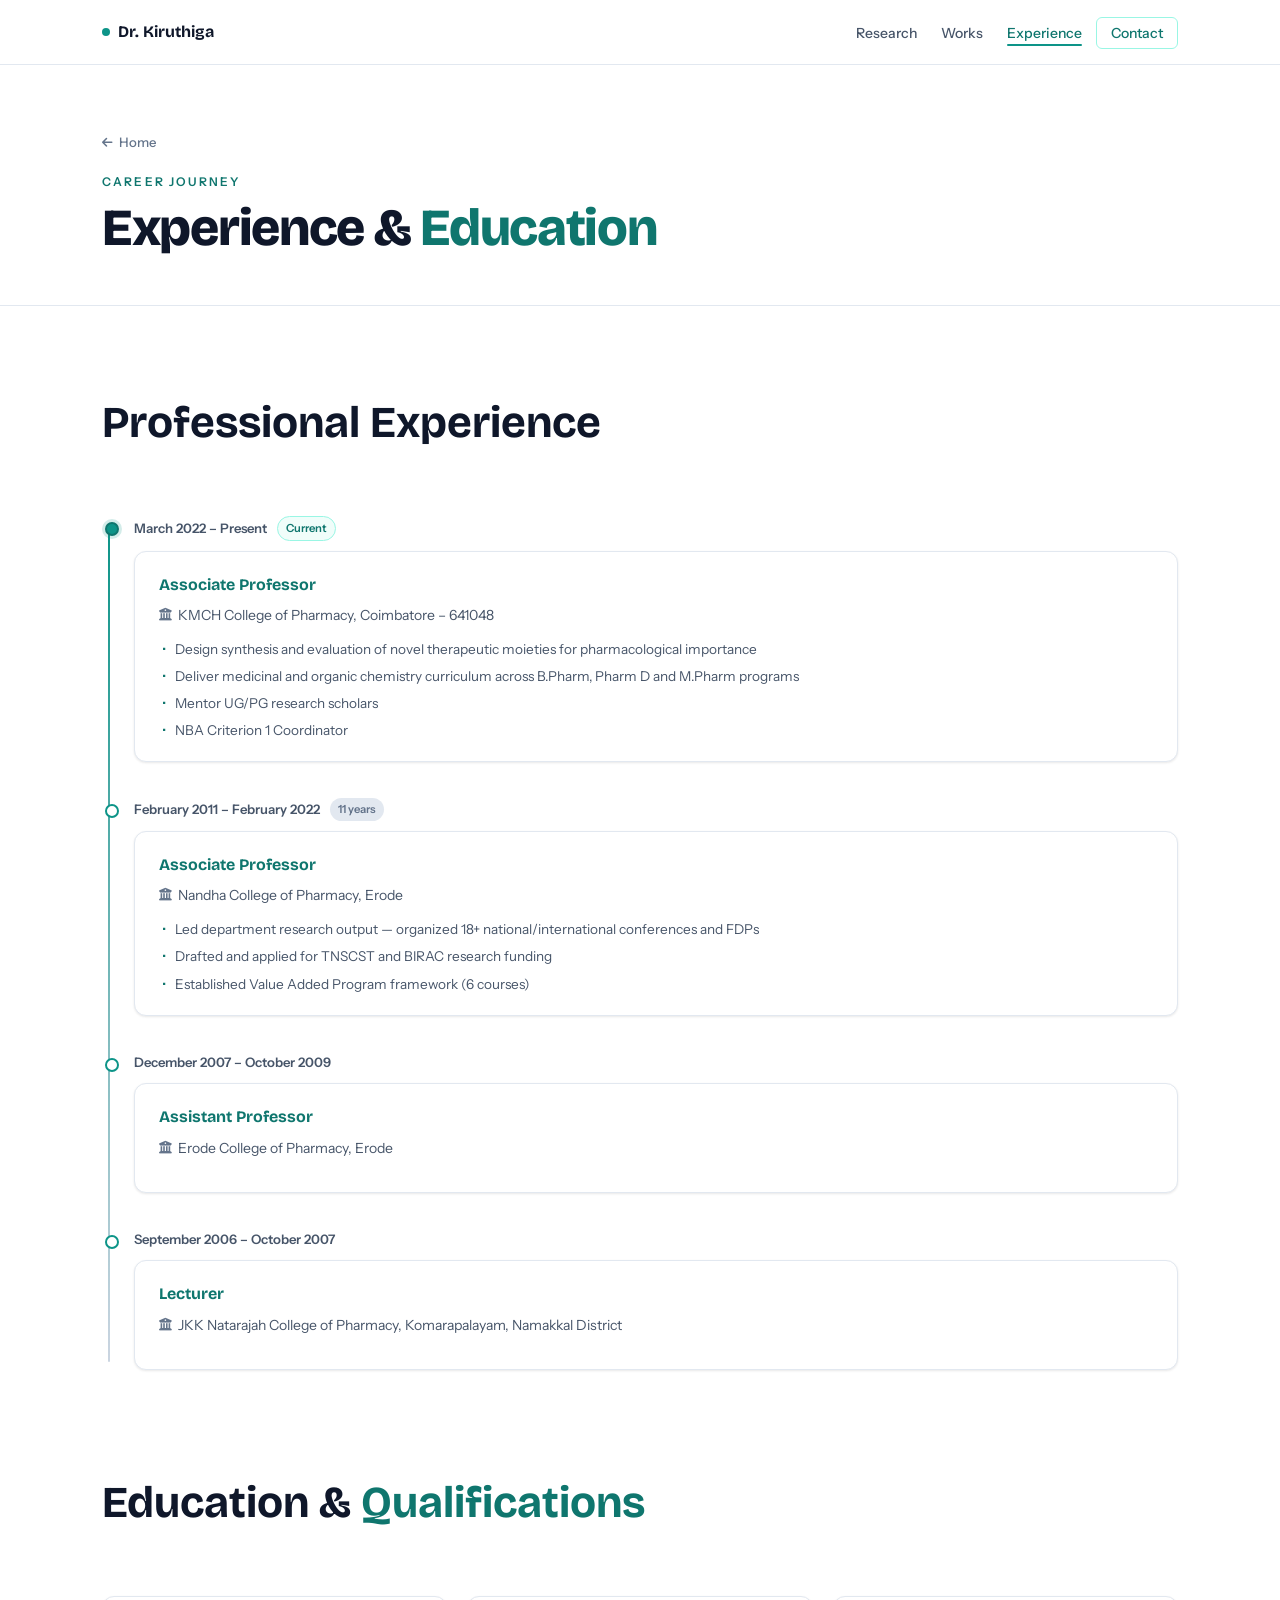
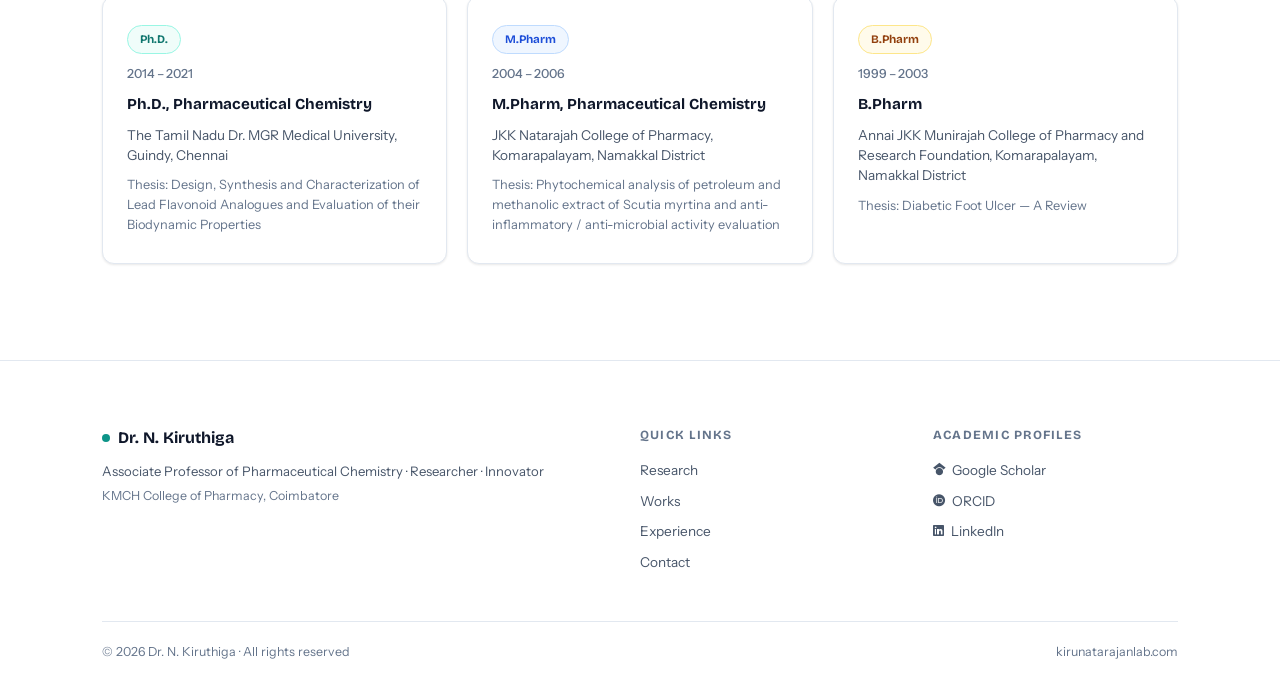
<file: experience.html>
<!DOCTYPE html><html lang="en">
<head>
  <meta charset="UTF-8" /><meta name="viewport" content="width=device-width, initial-scale=1.0" />
  <title>Experience | Dr. N. Kiruthiga</title>
  <link rel="preconnect" href="https://fonts.googleapis.com" /><link rel="preconnect" href="https://fonts.gstatic.com" crossorigin />
  <link href="https://fonts.googleapis.com/css2?family=Bricolage+Grotesque:opsz,wght@12..96,300;12..96,400;12..96,500;12..96,600;12..96,700;12..96,800&family=Instrument+Sans:wght@400;500;600&display=swap" rel="stylesheet" />
  <link rel="stylesheet" href="https://cdnjs.cloudflare.com/ajax/libs/font-awesome/6.5.0/css/all.min.css" />
  <link rel="stylesheet" href="css/style.css" />
</head>
<body>
  <div id="scroll-progress"></div>
  <button id="back-to-top" aria-label="Back to top"><i class="fa-solid fa-arrow-up"></i></button>

  <nav id="navbar">
    <div class="nav-container">
      <a href="index.html" class="nav-logo"><span class="nav-logo-dot"></span>Dr. Kiruthiga</a>
      <button class="nav-toggle" id="navToggle" aria-label="Toggle navigation"><span></span><span></span><span></span></button>
      <ul class="nav-links" id="navLinks">
        <li><a href="research.html">Research</a></li>
        <li><a href="works.html">Works</a></li>
        <li><a href="experience.html">Experience</a></li>
        <li><a href="contact.html" class="nav-contact-btn">Contact</a></li>
      </ul>
    </div>
  </nav>

  <section class="page-hero">
    <div class="container">
      <a href="index.html" class="page-breadcrumb"><i class="fa-solid fa-arrow-left"></i> Home</a>
      <span class="section-label">Career Journey</span>
      <h1 class="page-title">Experience &amp; <span class="accent">Education</span></h1>
    </div>
  </section>

  <div class="page-content">
    <div class="container">

      <!-- Professional Experience -->
      <div class="section-header">
        <span class="section-label">Career Journey</span>
        <h2 class="section-title">Professional Experience</h2>
      </div>

      <div class="timeline">

        <!-- 1 — Current -->
        <div class="timeline-item reveal">
          <div class="timeline-dot current"></div>
          <div class="timeline-header">
            <span class="timeline-date">March 2022 – Present</span>
            <span class="timeline-duration current-badge">Current</span>
          </div>
          <div class="timeline-card">
            <p class="timeline-role">Associate Professor</p>
            <p class="timeline-org"><i class="fa-solid fa-building-columns"></i> KMCH College of Pharmacy, Coimbatore – 641048</p>
            <ul class="timeline-duties">
              <li>Design synthesis and evaluation of novel therapeutic moieties for pharmacological importance</li>
              <li>Deliver medicinal and organic chemistry curriculum across B.Pharm, Pharm D and M.Pharm programs</li>
              <li>Mentor UG/PG research scholars</li>
              <li>NBA Criterion 1 Coordinator</li>
            </ul>
          </div>
        </div>

        <!-- 2 -->
        <div class="timeline-item reveal">
          <div class="timeline-dot"></div>
          <div class="timeline-header">
            <span class="timeline-date">February 2011 – February 2022</span>
            <span class="timeline-duration">11 years</span>
          </div>
          <div class="timeline-card">
            <p class="timeline-role">Associate Professor</p>
            <p class="timeline-org"><i class="fa-solid fa-building-columns"></i> Nandha College of Pharmacy, Erode</p>
            <ul class="timeline-duties">
              <li>Led department research output — organized 18+ national/international conferences and FDPs</li>
              <li>Drafted and applied for TNSCST and BIRAC research funding</li>
              <li>Established Value Added Program framework (6 courses)</li>
            </ul>
          </div>
        </div>

        <!-- 3 -->
        <div class="timeline-item reveal">
          <div class="timeline-dot"></div>
          <div class="timeline-header">
            <span class="timeline-date">December 2007 – October 2009</span>
          </div>
          <div class="timeline-card">
            <p class="timeline-role">Assistant Professor</p>
            <p class="timeline-org"><i class="fa-solid fa-building-columns"></i> Erode College of Pharmacy, Erode</p>
          </div>
        </div>

        <!-- 4 -->
        <div class="timeline-item reveal">
          <div class="timeline-dot"></div>
          <div class="timeline-header">
            <span class="timeline-date">September 2006 – October 2007</span>
          </div>
          <div class="timeline-card">
            <p class="timeline-role">Lecturer</p>
            <p class="timeline-org"><i class="fa-solid fa-building-columns"></i> JKK Natarajah College of Pharmacy, Komarapalayam, Namakkal District</p>
          </div>
        </div>

      </div><!-- /.timeline -->

      <!-- Education -->
      <div class="section-header" style="margin-top: 80px;">
        <span class="section-label">Academic Foundation</span>
        <h2 class="section-title">Education &amp; <span class="accent">Qualifications</span></h2>
      </div>

      <div class="edu-grid stagger">

        <!-- PhD -->
        <div class="edu-card reveal">
          <span class="edu-degree-badge phd">Ph.D.</span>
          <p class="edu-years">2014 – 2021</p>
          <h4>Ph.D., Pharmaceutical Chemistry</h4>
          <p class="edu-institution">The Tamil Nadu Dr. MGR Medical University, Guindy, Chennai</p>
          <p class="edu-thesis">Thesis: Design, Synthesis and Characterization of Lead Flavonoid Analogues and Evaluation of their Biodynamic Properties</p>
        </div>

        <!-- M.Pharm -->
        <div class="edu-card reveal">
          <span class="edu-degree-badge mpharm">M.Pharm</span>
          <p class="edu-years">2004 – 2006</p>
          <h4>M.Pharm, Pharmaceutical Chemistry</h4>
          <p class="edu-institution">JKK Natarajah College of Pharmacy, Komarapalayam, Namakkal District</p>
          <p class="edu-thesis">Thesis: Phytochemical analysis of petroleum and methanolic extract of Scutia myrtina and anti-inflammatory / anti-microbial activity evaluation</p>
        </div>

        <!-- B.Pharm -->
        <div class="edu-card reveal">
          <span class="edu-degree-badge bpharm">B.Pharm</span>
          <p class="edu-years">1999 – 2003</p>
          <h4>B.Pharm</h4>
          <p class="edu-institution">Annai JKK Munirajah College of Pharmacy and Research Foundation, Komarapalayam, Namakkal District</p>
          <p class="edu-thesis">Thesis: Diabetic Foot Ulcer — A Review</p>
        </div>

      </div><!-- /.edu-grid -->

    </div>
  </div>

  <footer id="footer">
    <div class="container">
      <div class="footer-grid">
        <div class="footer-brand">
          <div class="footer-logo-row"><span class="footer-logo-dot"></span><span class="footer-brand-name">Dr. N. Kiruthiga</span></div>
          <p class="footer-tagline">Associate Professor of Pharmaceutical Chemistry &middot; Researcher &middot; Innovator</p>
          <p class="footer-inst">KMCH College of Pharmacy, Coimbatore</p>
        </div>
        <div class="footer-col"><h5>Quick Links</h5><ul><li><a href="research.html">Research</a></li><li><a href="works.html">Works</a></li><li><a href="experience.html">Experience</a></li><li><a href="contact.html">Contact</a></li></ul></div>
        <div class="footer-col"><h5>Academic Profiles</h5><ul><li><a href="https://scholar.google.com/citations?user=NSQRRvoAAAAJ&hl=en" target="_blank" rel="noopener"><i class="fa-brands fa-google-scholar"></i> Google Scholar</a></li><li><a href="https://orcid.org/0000-0002-7230-2003" target="_blank" rel="noopener"><i class="fa-brands fa-orcid"></i> ORCID</a></li><li><a href="https://linkedin.com/in/kiruthiga-govindaraj-898b456a" target="_blank" rel="noopener"><i class="fa-brands fa-linkedin"></i> LinkedIn</a></li></ul></div>
      </div>
      <div class="footer-bottom"><p>&copy; 2026 Dr. N. Kiruthiga &middot; All rights reserved</p><p>kirunatarajanlab.com</p></div>
    </div>
  </footer>

  <script src="js/main.js"></script>
</body>
</html>
</file>
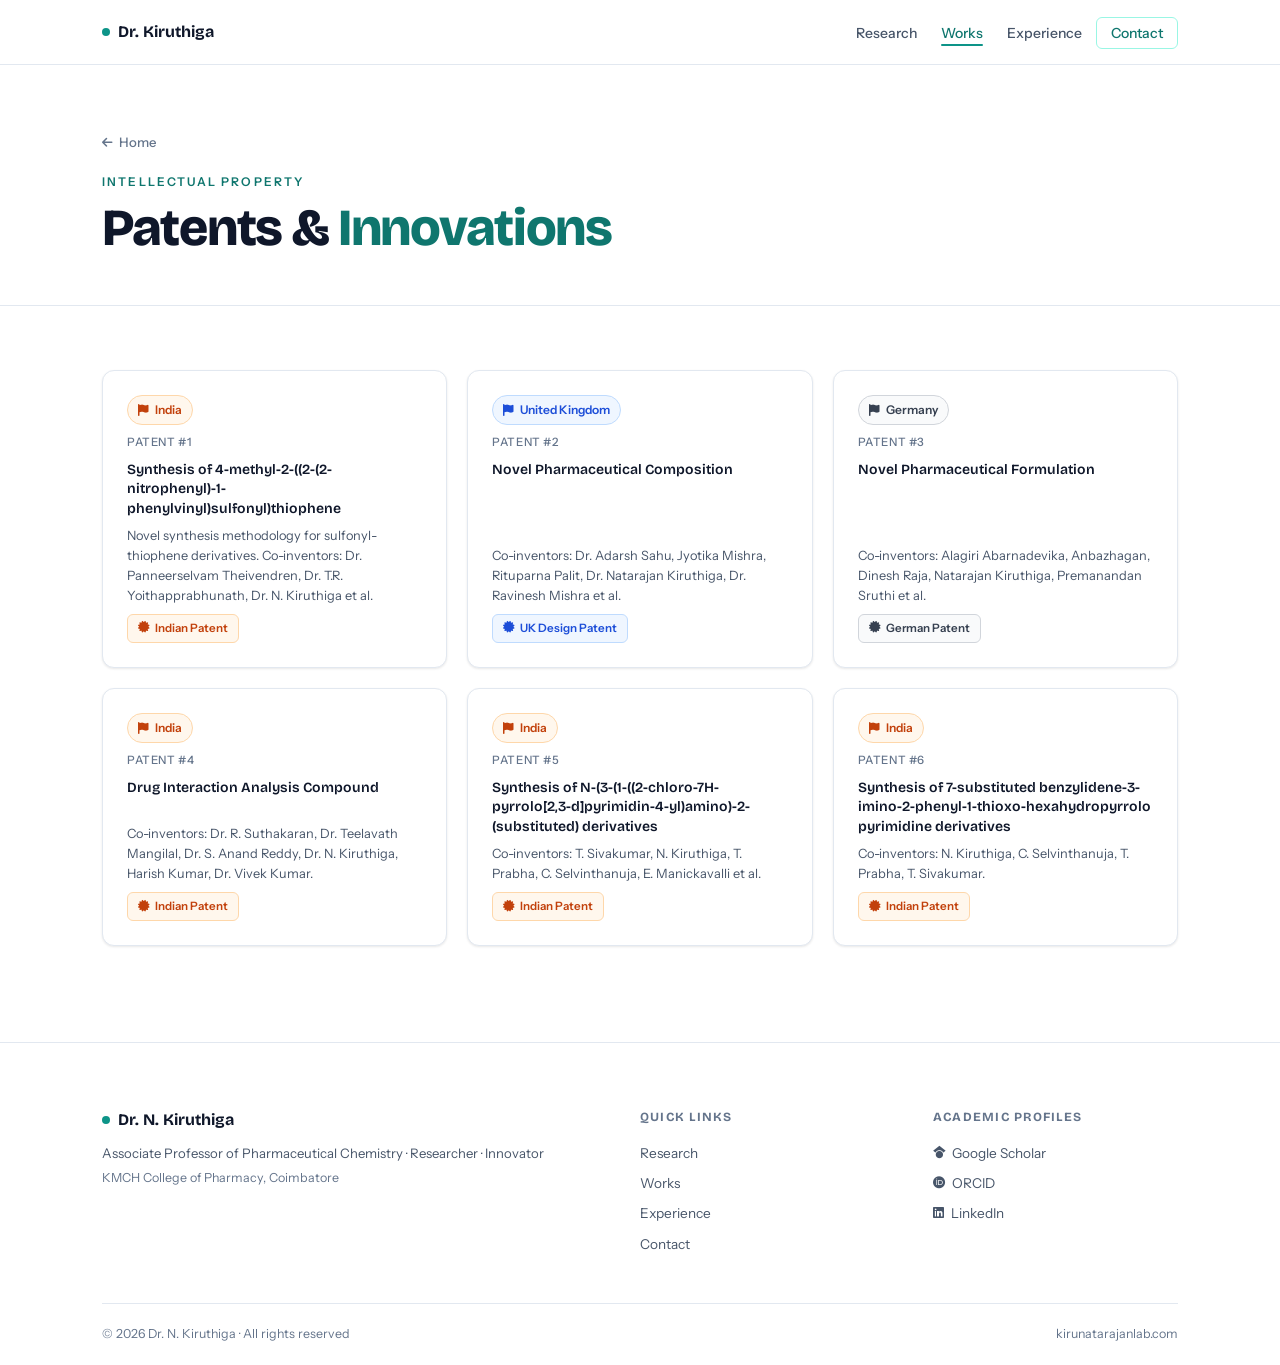
<file: patents.html>
<!DOCTYPE html>
<html lang="en">
<head>
  <meta charset="UTF-8" />
  <meta name="viewport" content="width=device-width, initial-scale=1.0" />
  <meta name="description" content="Patents by Dr. N. Kiruthiga — 6 granted patents across India, UK, and Germany in pharmaceutical synthesis and drug innovation." />
  <meta name="author" content="Dr. N. Kiruthiga" />
  <title>Patents | Dr. N. Kiruthiga</title>
  <link rel="preconnect" href="https://fonts.googleapis.com" />
  <link rel="preconnect" href="https://fonts.gstatic.com" crossorigin />
  <link href="https://fonts.googleapis.com/css2?family=Bricolage+Grotesque:opsz,wght@12..96,300;12..96,400;12..96,500;12..96,600;12..96,700;12..96,800&family=Instrument+Sans:wght@400;500;600&display=swap" rel="stylesheet" />
  <link rel="stylesheet" href="https://cdnjs.cloudflare.com/ajax/libs/font-awesome/6.5.0/css/all.min.css" />
  <link rel="stylesheet" href="css/style.css" />
</head>
<body>

  <div id="scroll-progress" role="progressbar" aria-label="Page scroll progress"></div>

  <button id="back-to-top" aria-label="Back to top"><i class="fa-solid fa-arrow-up"></i></button>

  <!-- NAVBAR -->
  <nav id="navbar">
    <div class="nav-container">
      <a href="index.html" class="nav-logo">
        <span class="nav-logo-dot"></span>
        Dr. Kiruthiga
      </a>
      <button class="nav-toggle" id="navToggle" aria-label="Toggle navigation">
        <span></span><span></span><span></span>
      </button>
      <ul class="nav-links" id="navLinks">
        <li><a href="research.html">Research</a></li>
        <li><a href="works.html">Works</a></li>
        <li><a href="experience.html">Experience</a></li>
        <li><a href="contact.html" class="nav-contact-btn">Contact</a></li>
      </ul>
    </div>
  </nav>

  <!-- PAGE HERO -->
  <section class="page-hero">
    <div class="container">
      <a href="index.html" class="page-breadcrumb"><i class="fa-solid fa-arrow-left"></i> Home</a>
      <span class="section-label">Intellectual Property</span>
      <h1 class="page-title">Patents &amp; <span class="accent">Innovations</span></h1>
    </div>
  </section>

  <!-- PAGE CONTENT -->
  <div class="page-content">
    <div class="container">

      <div class="patents-grid stagger">

        <!-- Patent 1 -->
        <div class="patent-card reveal">
          <div class="patent-country india">
            <i class="fa-solid fa-flag"></i> India
          </div>
          <div class="patent-num">Patent #1</div>
          <h4>Synthesis of 4-methyl-2-((2-(2-nitrophenyl)-1-phenylvinyl)sulfonyl)thiophene</h4>
          <p>Novel synthesis methodology for sulfonyl-thiophene derivatives. Co-inventors: Dr. Panneerselvam Theivendren, Dr. T.R. Yoithapprabhunath, Dr. N. Kiruthiga et al.</p>
          <span class="patent-type-badge india-badge"><i class="fa-solid fa-certificate"></i> Indian Patent</span>
        </div>

        <!-- Patent 2 -->
        <div class="patent-card reveal">
          <div class="patent-country uk">
            <i class="fa-solid fa-flag"></i> United Kingdom
          </div>
          <div class="patent-num">Patent #2</div>
          <h4>Novel Pharmaceutical Composition</h4>
          <p>Co-inventors: Dr. Adarsh Sahu, Jyotika Mishra, Rituparna Palit, Dr. Natarajan Kiruthiga, Dr. Ravinesh Mishra et al.</p>
          <span class="patent-type-badge uk-badge"><i class="fa-solid fa-certificate"></i> UK Design Patent</span>
        </div>

        <!-- Patent 3 -->
        <div class="patent-card reveal">
          <div class="patent-country de">
            <i class="fa-solid fa-flag"></i> Germany
          </div>
          <div class="patent-num">Patent #3</div>
          <h4>Novel Pharmaceutical Formulation</h4>
          <p>Co-inventors: Alagiri Abarnadevika, Anbazhagan, Dinesh Raja, Natarajan Kiruthiga, Premanandan Sruthi et al.</p>
          <span class="patent-type-badge de-badge"><i class="fa-solid fa-certificate"></i> German Patent</span>
        </div>

        <!-- Patent 4 -->
        <div class="patent-card reveal">
          <div class="patent-country india">
            <i class="fa-solid fa-flag"></i> India
          </div>
          <div class="patent-num">Patent #4</div>
          <h4>Drug Interaction Analysis Compound</h4>
          <p>Co-inventors: Dr. R. Suthakaran, Dr. Teelavath Mangilal, Dr. S. Anand Reddy, Dr. N. Kiruthiga, Harish Kumar, Dr. Vivek Kumar.</p>
          <span class="patent-type-badge india-badge"><i class="fa-solid fa-certificate"></i> Indian Patent</span>
        </div>

        <!-- Patent 5 -->
        <div class="patent-card reveal">
          <div class="patent-country india">
            <i class="fa-solid fa-flag"></i> India
          </div>
          <div class="patent-num">Patent #5</div>
          <h4>Synthesis of N-(3-(1-((2-chloro-7H-pyrrolo[2,3-d]pyrimidin-4-yl)amino)-2-(substituted) derivatives</h4>
          <p>Co-inventors: T. Sivakumar, N. Kiruthiga, T. Prabha, C. Selvinthanuja, E. Manickavalli et al.</p>
          <span class="patent-type-badge india-badge"><i class="fa-solid fa-certificate"></i> Indian Patent</span>
        </div>

        <!-- Patent 6 -->
        <div class="patent-card reveal">
          <div class="patent-country india">
            <i class="fa-solid fa-flag"></i> India
          </div>
          <div class="patent-num">Patent #6</div>
          <h4>Synthesis of 7-substituted benzylidene-3-imino-2-phenyl-1-thioxo-hexahydropyrrolo pyrimidine derivatives</h4>
          <p>Co-inventors: N. Kiruthiga, C. Selvinthanuja, T. Prabha, T. Sivakumar.</p>
          <span class="patent-type-badge india-badge"><i class="fa-solid fa-certificate"></i> Indian Patent</span>
        </div>

      </div>
      <!-- end patents-grid -->

    </div>
  </div>

  <!-- FOOTER -->
  <footer id="footer">
    <div class="container">
      <div class="footer-grid">
        <div class="footer-brand">
          <div class="footer-logo-row">
            <span class="footer-logo-dot"></span>
            <span class="footer-brand-name">Dr. N. Kiruthiga</span>
          </div>
          <p class="footer-tagline">Associate Professor of Pharmaceutical Chemistry &middot; Researcher &middot; Innovator</p>
          <p class="footer-inst">KMCH College of Pharmacy, Coimbatore</p>
        </div>
        <div class="footer-col">
          <h5>Quick Links</h5>
          <ul>
            <li><a href="research.html">Research</a></li>
            <li><a href="works.html">Works</a></li>
            <li><a href="experience.html">Experience</a></li>
            <li><a href="contact.html">Contact</a></li>
          </ul>
        </div>
        <div class="footer-col">
          <h5>Academic Profiles</h5>
          <ul>
            <li><a href="https://scholar.google.com/citations?user=NSQRRvoAAAAJ&hl=en" target="_blank" rel="noopener"><i class="fa-brands fa-google-scholar"></i> Google Scholar</a></li>
            <li><a href="https://orcid.org/0000-0002-7230-2003" target="_blank" rel="noopener"><i class="fa-brands fa-orcid"></i> ORCID</a></li>
            <li><a href="https://linkedin.com/in/kiruthiga-govindaraj-898b456a" target="_blank" rel="noopener"><i class="fa-brands fa-linkedin"></i> LinkedIn</a></li>
          </ul>
        </div>
      </div>
      <div class="footer-bottom">
        <p>&copy; 2026 Dr. N. Kiruthiga &middot; All rights reserved</p>
        <p>kirunatarajanlab.com</p>
      </div>
    </div>
  </footer>

  <script src="js/main.js"></script>
</body>
</html>
</file>
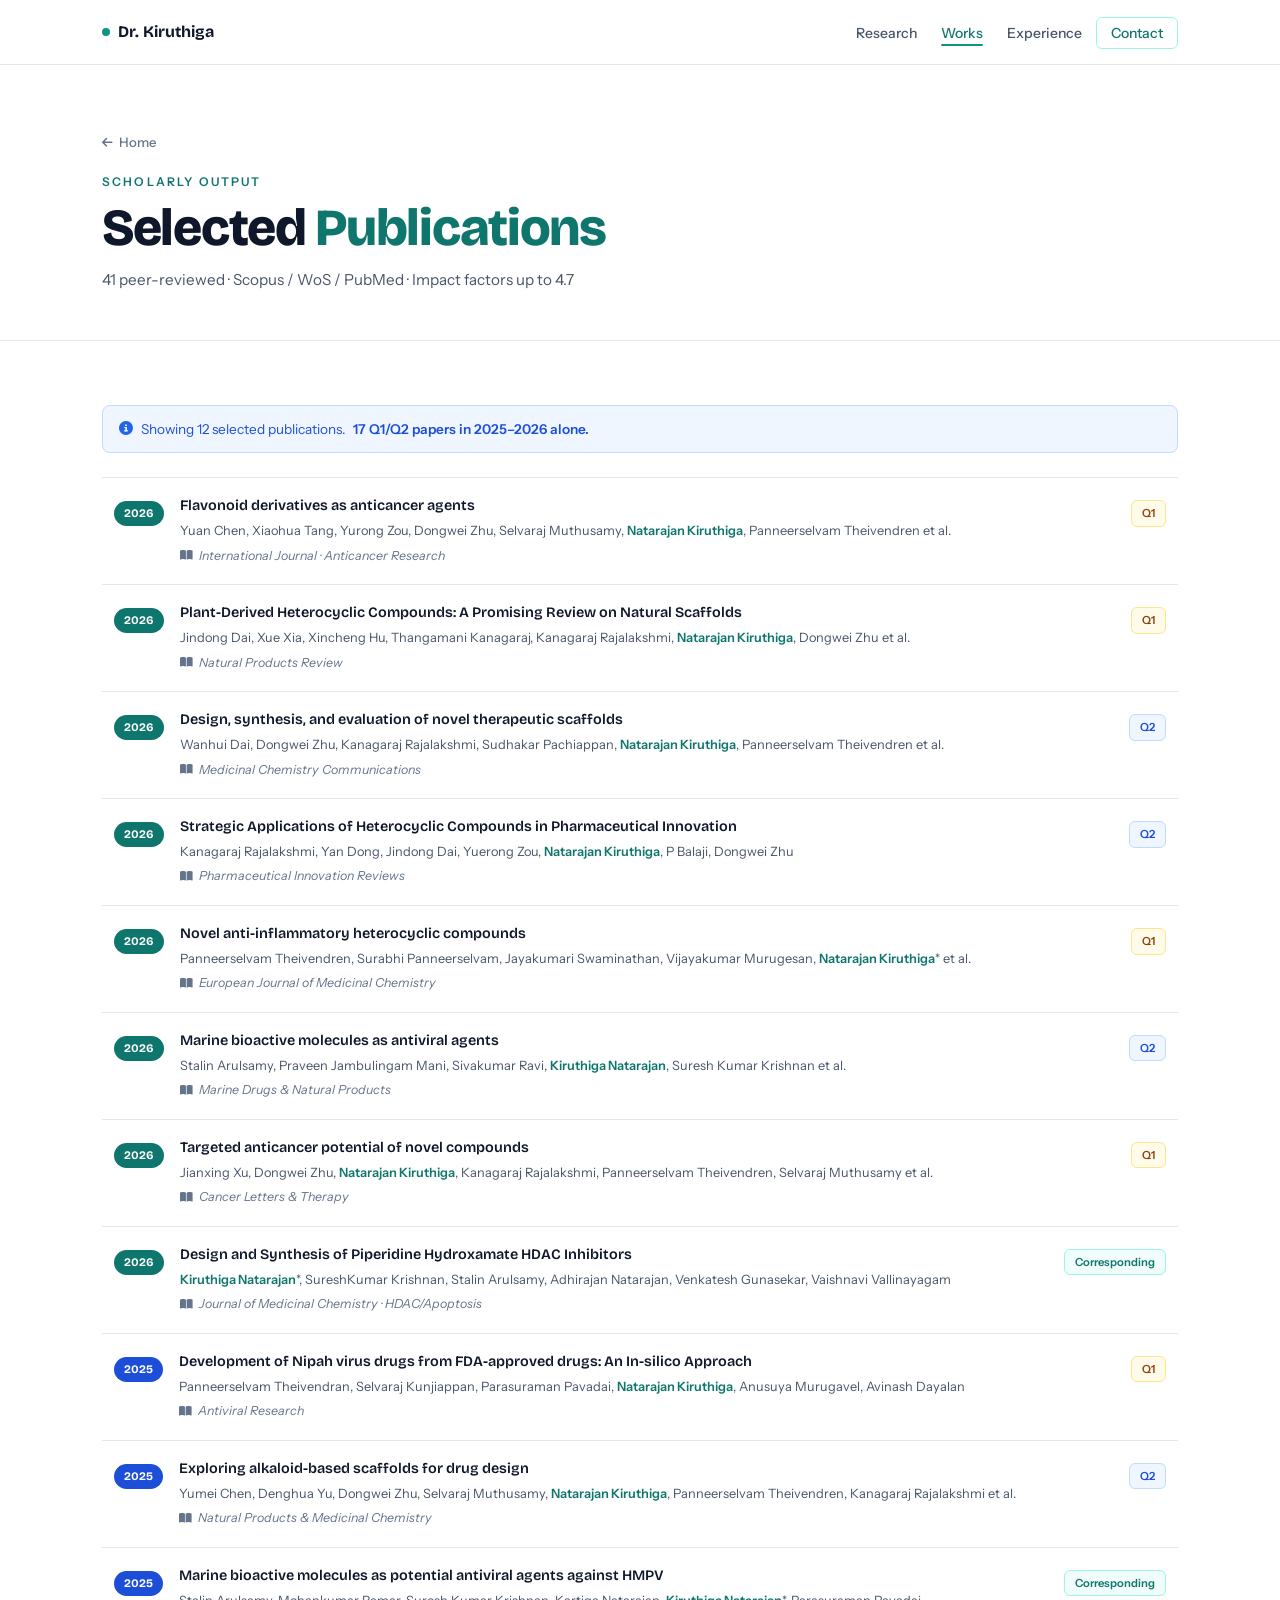
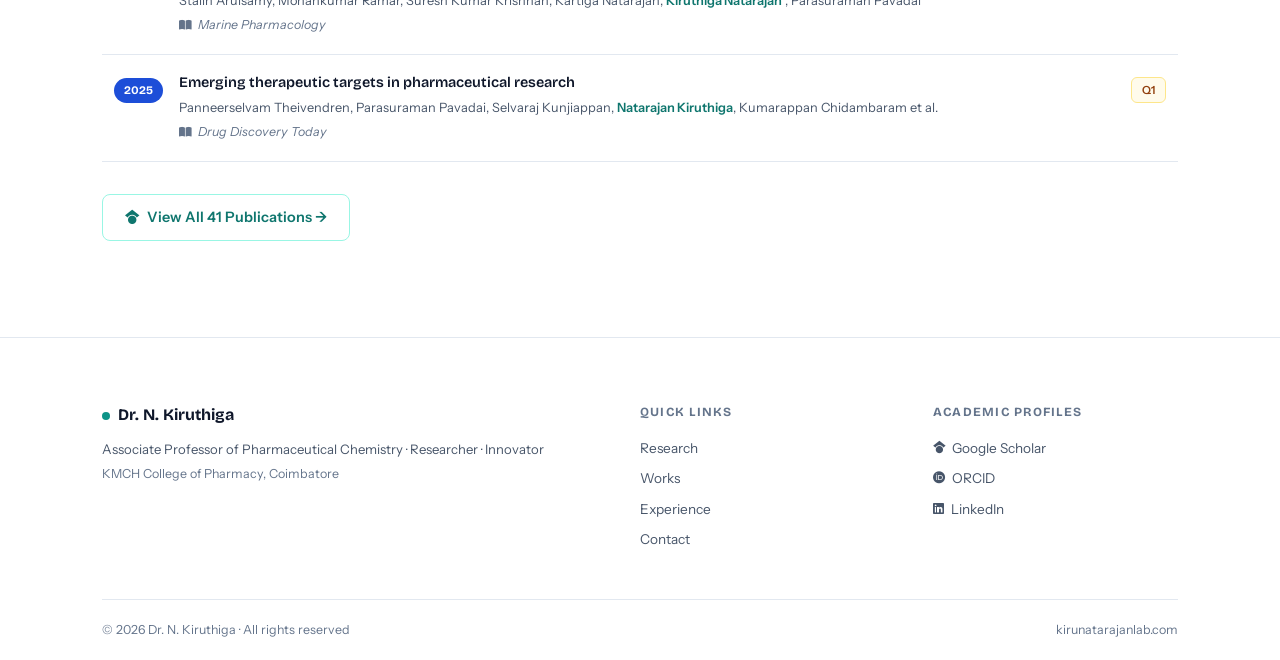
<file: publications.html>
<!DOCTYPE html>
<html lang="en">
<head>
  <meta charset="UTF-8" />
  <meta name="viewport" content="width=device-width, initial-scale=1.0" />
  <meta name="description" content="Publications by Dr. N. Kiruthiga — 41 peer-reviewed articles indexed in Scopus, WoS, and PubMed. Medicinal Chemistry, CADD, Marine Bioactives." />
  <meta name="author" content="Dr. N. Kiruthiga" />
  <title>Publications | Dr. N. Kiruthiga</title>
  <link rel="preconnect" href="https://fonts.googleapis.com" />
  <link rel="preconnect" href="https://fonts.gstatic.com" crossorigin />
  <link href="https://fonts.googleapis.com/css2?family=Bricolage+Grotesque:opsz,wght@12..96,300;12..96,400;12..96,500;12..96,600;12..96,700;12..96,800&family=Instrument+Sans:wght@400;500;600&display=swap" rel="stylesheet" />
  <link rel="stylesheet" href="https://cdnjs.cloudflare.com/ajax/libs/font-awesome/6.5.0/css/all.min.css" />
  <link rel="stylesheet" href="css/style.css" />
</head>
<body>

  <div id="scroll-progress" role="progressbar" aria-label="Page scroll progress"></div>

  <button id="back-to-top" aria-label="Back to top"><i class="fa-solid fa-arrow-up"></i></button>

  <!-- NAVBAR -->
  <nav id="navbar">
    <div class="nav-container">
      <a href="index.html" class="nav-logo">
        <span class="nav-logo-dot"></span>
        Dr. Kiruthiga
      </a>
      <button class="nav-toggle" id="navToggle" aria-label="Toggle navigation">
        <span></span><span></span><span></span>
      </button>
      <ul class="nav-links" id="navLinks">
        <li><a href="research.html">Research</a></li>
        <li><a href="works.html">Works</a></li>
        <li><a href="experience.html">Experience</a></li>
        <li><a href="contact.html" class="nav-contact-btn">Contact</a></li>
      </ul>
    </div>
  </nav>

  <!-- PAGE HERO -->
  <section class="page-hero">
    <div class="container">
      <a href="index.html" class="page-breadcrumb"><i class="fa-solid fa-arrow-left"></i> Home</a>
      <span class="section-label">Scholarly Output</span>
      <h1 class="page-title">Selected <span class="accent">Publications</span></h1>
      <p class="page-subtitle">41 peer-reviewed &middot; Scopus / WoS / PubMed &middot; Impact factors up to 4.7</p>
    </div>
  </section>

  <!-- PAGE CONTENT -->
  <div class="page-content">
    <div class="container">

      <!-- Meta notice -->
      <div class="pubs-meta">
        <i class="fa-solid fa-circle-info"></i>
        Showing 12 selected publications. <strong>17 Q1/Q2 papers in 2025&ndash;2026 alone.</strong>
      </div>

      <!-- Publications list -->
      <div class="publications-list">

        <!-- 1 -->
        <div class="pub-item reveal">
          <div class="pub-year">
            <span class="pub-year-pill y2026">2026</span>
          </div>
          <div class="pub-body">
            <div class="pub-title">Flavonoid derivatives as anticancer agents</div>
            <div class="pub-authors">
              Yuan Chen, Xiaohua Tang, Yurong Zou, Dongwei Zhu, Selvaraj Muthusamy,
              <em class="author-highlight">Natarajan Kiruthiga</em>,
              Panneerselvam Theivendren et al.
            </div>
            <div class="pub-journal"><i class="fa-solid fa-book-open"></i> International Journal &middot; Anticancer Research</div>
          </div>
          <div class="pub-badge-wrap">
            <span class="pub-badge q1">Q1</span>
          </div>
        </div>

        <!-- 2 -->
        <div class="pub-item reveal">
          <div class="pub-year">
            <span class="pub-year-pill y2026">2026</span>
          </div>
          <div class="pub-body">
            <div class="pub-title">Plant-Derived Heterocyclic Compounds: A Promising Review on Natural Scaffolds</div>
            <div class="pub-authors">
              Jindong Dai, Xue Xia, Xincheng Hu, Thangamani Kanagaraj, Kanagaraj Rajalakshmi,
              <em class="author-highlight">Natarajan Kiruthiga</em>,
              Dongwei Zhu et al.
            </div>
            <div class="pub-journal"><i class="fa-solid fa-book-open"></i> Natural Products Review</div>
          </div>
          <div class="pub-badge-wrap">
            <span class="pub-badge q1">Q1</span>
          </div>
        </div>

        <!-- 3 -->
        <div class="pub-item reveal">
          <div class="pub-year">
            <span class="pub-year-pill y2026">2026</span>
          </div>
          <div class="pub-body">
            <div class="pub-title">Design, synthesis, and evaluation of novel therapeutic scaffolds</div>
            <div class="pub-authors">
              Wanhui Dai, Dongwei Zhu, Kanagaraj Rajalakshmi, Sudhakar Pachiappan,
              <em class="author-highlight">Natarajan Kiruthiga</em>,
              Panneerselvam Theivendren et al.
            </div>
            <div class="pub-journal"><i class="fa-solid fa-book-open"></i> Medicinal Chemistry Communications</div>
          </div>
          <div class="pub-badge-wrap">
            <span class="pub-badge q2">Q2</span>
          </div>
        </div>

        <!-- 4 -->
        <div class="pub-item reveal">
          <div class="pub-year">
            <span class="pub-year-pill y2026">2026</span>
          </div>
          <div class="pub-body">
            <div class="pub-title">Strategic Applications of Heterocyclic Compounds in Pharmaceutical Innovation</div>
            <div class="pub-authors">
              Kanagaraj Rajalakshmi, Yan Dong, Jindong Dai, Yuerong Zou,
              <em class="author-highlight">Natarajan Kiruthiga</em>,
              P Balaji, Dongwei Zhu
            </div>
            <div class="pub-journal"><i class="fa-solid fa-book-open"></i> Pharmaceutical Innovation Reviews</div>
          </div>
          <div class="pub-badge-wrap">
            <span class="pub-badge q2">Q2</span>
          </div>
        </div>

        <!-- 5 -->
        <div class="pub-item reveal">
          <div class="pub-year">
            <span class="pub-year-pill y2026">2026</span>
          </div>
          <div class="pub-body">
            <div class="pub-title">Novel anti-inflammatory heterocyclic compounds</div>
            <div class="pub-authors">
              Panneerselvam Theivendren, Surabhi Panneerselvam, Jayakumari Swaminathan, Vijayakumar Murugesan,
              <em class="author-highlight">Natarajan Kiruthiga</em>* et al.
            </div>
            <div class="pub-journal"><i class="fa-solid fa-book-open"></i> European Journal of Medicinal Chemistry</div>
          </div>
          <div class="pub-badge-wrap">
            <span class="pub-badge q1">Q1</span>
          </div>
        </div>

        <!-- 6 -->
        <div class="pub-item reveal">
          <div class="pub-year">
            <span class="pub-year-pill y2026">2026</span>
          </div>
          <div class="pub-body">
            <div class="pub-title">Marine bioactive molecules as antiviral agents</div>
            <div class="pub-authors">
              Stalin Arulsamy, Praveen Jambulingam Mani, Sivakumar Ravi,
              <em class="author-highlight">Kiruthiga Natarajan</em>,
              Suresh Kumar Krishnan et al.
            </div>
            <div class="pub-journal"><i class="fa-solid fa-book-open"></i> Marine Drugs &amp; Natural Products</div>
          </div>
          <div class="pub-badge-wrap">
            <span class="pub-badge q2">Q2</span>
          </div>
        </div>

        <!-- 7 -->
        <div class="pub-item reveal">
          <div class="pub-year">
            <span class="pub-year-pill y2026">2026</span>
          </div>
          <div class="pub-body">
            <div class="pub-title">Targeted anticancer potential of novel compounds</div>
            <div class="pub-authors">
              Jianxing Xu, Dongwei Zhu,
              <em class="author-highlight">Natarajan Kiruthiga</em>,
              Kanagaraj Rajalakshmi, Panneerselvam Theivendren, Selvaraj Muthusamy et al.
            </div>
            <div class="pub-journal"><i class="fa-solid fa-book-open"></i> Cancer Letters &amp; Therapy</div>
          </div>
          <div class="pub-badge-wrap">
            <span class="pub-badge q1">Q1</span>
          </div>
        </div>

        <!-- 8 -->
        <div class="pub-item reveal">
          <div class="pub-year">
            <span class="pub-year-pill y2026">2026</span>
          </div>
          <div class="pub-body">
            <div class="pub-title">Design and Synthesis of Piperidine Hydroxamate HDAC Inhibitors</div>
            <div class="pub-authors">
              <em class="author-highlight">Kiruthiga Natarajan</em>*,
              SureshKumar Krishnan, Stalin Arulsamy, Adhirajan Natarajan, Venkatesh Gunasekar, Vaishnavi Vallinayagam
            </div>
            <div class="pub-journal"><i class="fa-solid fa-book-open"></i> Journal of Medicinal Chemistry &middot; HDAC/Apoptosis</div>
          </div>
          <div class="pub-badge-wrap">
            <span class="pub-badge corr">Corresponding</span>
          </div>
        </div>

        <!-- 9 -->
        <div class="pub-item reveal">
          <div class="pub-year">
            <span class="pub-year-pill y2025">2025</span>
          </div>
          <div class="pub-body">
            <div class="pub-title">Development of Nipah virus drugs from FDA-approved drugs: An In-silico Approach</div>
            <div class="pub-authors">
              Panneerselvam Theivendran, Selvaraj Kunjiappan, Parasuraman Pavadai,
              <em class="author-highlight">Natarajan Kiruthiga</em>,
              Anusuya Murugavel, Avinash Dayalan
            </div>
            <div class="pub-journal"><i class="fa-solid fa-book-open"></i> Antiviral Research</div>
          </div>
          <div class="pub-badge-wrap">
            <span class="pub-badge q1">Q1</span>
          </div>
        </div>

        <!-- 10 -->
        <div class="pub-item reveal">
          <div class="pub-year">
            <span class="pub-year-pill y2025">2025</span>
          </div>
          <div class="pub-body">
            <div class="pub-title">Exploring alkaloid-based scaffolds for drug design</div>
            <div class="pub-authors">
              Yumei Chen, Denghua Yu, Dongwei Zhu, Selvaraj Muthusamy,
              <em class="author-highlight">Natarajan Kiruthiga</em>,
              Panneerselvam Theivendren, Kanagaraj Rajalakshmi et al.
            </div>
            <div class="pub-journal"><i class="fa-solid fa-book-open"></i> Natural Products &amp; Medicinal Chemistry</div>
          </div>
          <div class="pub-badge-wrap">
            <span class="pub-badge q2">Q2</span>
          </div>
        </div>

        <!-- 11 -->
        <div class="pub-item reveal">
          <div class="pub-year">
            <span class="pub-year-pill y2025">2025</span>
          </div>
          <div class="pub-body">
            <div class="pub-title">Marine bioactive molecules as potential antiviral agents against HMPV</div>
            <div class="pub-authors">
              Stalin Arulsamy, Mohankumar Ramar, Suresh Kumar Krishnan, Kartiga Natarajan,
              <em class="author-highlight">Kiruthiga Natarajan</em>*,
              Parasuraman Pavadai
            </div>
            <div class="pub-journal"><i class="fa-solid fa-book-open"></i> Marine Pharmacology</div>
          </div>
          <div class="pub-badge-wrap">
            <span class="pub-badge corr">Corresponding</span>
          </div>
        </div>

        <!-- 12 -->
        <div class="pub-item reveal">
          <div class="pub-year">
            <span class="pub-year-pill y2025">2025</span>
          </div>
          <div class="pub-body">
            <div class="pub-title">Emerging therapeutic targets in pharmaceutical research</div>
            <div class="pub-authors">
              Panneerselvam Theivendren, Parasuraman Pavadai, Selvaraj Kunjiappan,
              <em class="author-highlight">Natarajan Kiruthiga</em>,
              Kumarappan Chidambaram et al.
            </div>
            <div class="pub-journal"><i class="fa-solid fa-book-open"></i> Drug Discovery Today</div>
          </div>
          <div class="pub-badge-wrap">
            <span class="pub-badge q1">Q1</span>
          </div>
        </div>

      </div>
      <!-- end publications-list -->

      <!-- CTA -->
      <div class="pubs-cta">
        <a href="https://scholar.google.com/citations?user=NSQRRvoAAAAJ&hl=en" target="_blank" rel="noopener" class="btn-outline-teal">
          <i class="fa-brands fa-google-scholar"></i> View All 41 Publications &rarr;
        </a>
      </div>

    </div>
  </div>

  <!-- FOOTER -->
  <footer id="footer">
    <div class="container">
      <div class="footer-grid">
        <div class="footer-brand">
          <div class="footer-logo-row">
            <span class="footer-logo-dot"></span>
            <span class="footer-brand-name">Dr. N. Kiruthiga</span>
          </div>
          <p class="footer-tagline">Associate Professor of Pharmaceutical Chemistry &middot; Researcher &middot; Innovator</p>
          <p class="footer-inst">KMCH College of Pharmacy, Coimbatore</p>
        </div>
        <div class="footer-col">
          <h5>Quick Links</h5>
          <ul>
            <li><a href="research.html">Research</a></li>
            <li><a href="works.html">Works</a></li>
            <li><a href="experience.html">Experience</a></li>
            <li><a href="contact.html">Contact</a></li>
          </ul>
        </div>
        <div class="footer-col">
          <h5>Academic Profiles</h5>
          <ul>
            <li><a href="https://scholar.google.com/citations?user=NSQRRvoAAAAJ&hl=en" target="_blank" rel="noopener"><i class="fa-brands fa-google-scholar"></i> Google Scholar</a></li>
            <li><a href="https://orcid.org/0000-0002-7230-2003" target="_blank" rel="noopener"><i class="fa-brands fa-orcid"></i> ORCID</a></li>
            <li><a href="https://linkedin.com/in/kiruthiga-govindaraj-898b456a" target="_blank" rel="noopener"><i class="fa-brands fa-linkedin"></i> LinkedIn</a></li>
          </ul>
        </div>
      </div>
      <div class="footer-bottom">
        <p>&copy; 2026 Dr. N. Kiruthiga &middot; All rights reserved</p>
        <p>kirunatarajanlab.com</p>
      </div>
    </div>
  </footer>

  <script src="js/main.js"></script>
</body>
</html>
</file>
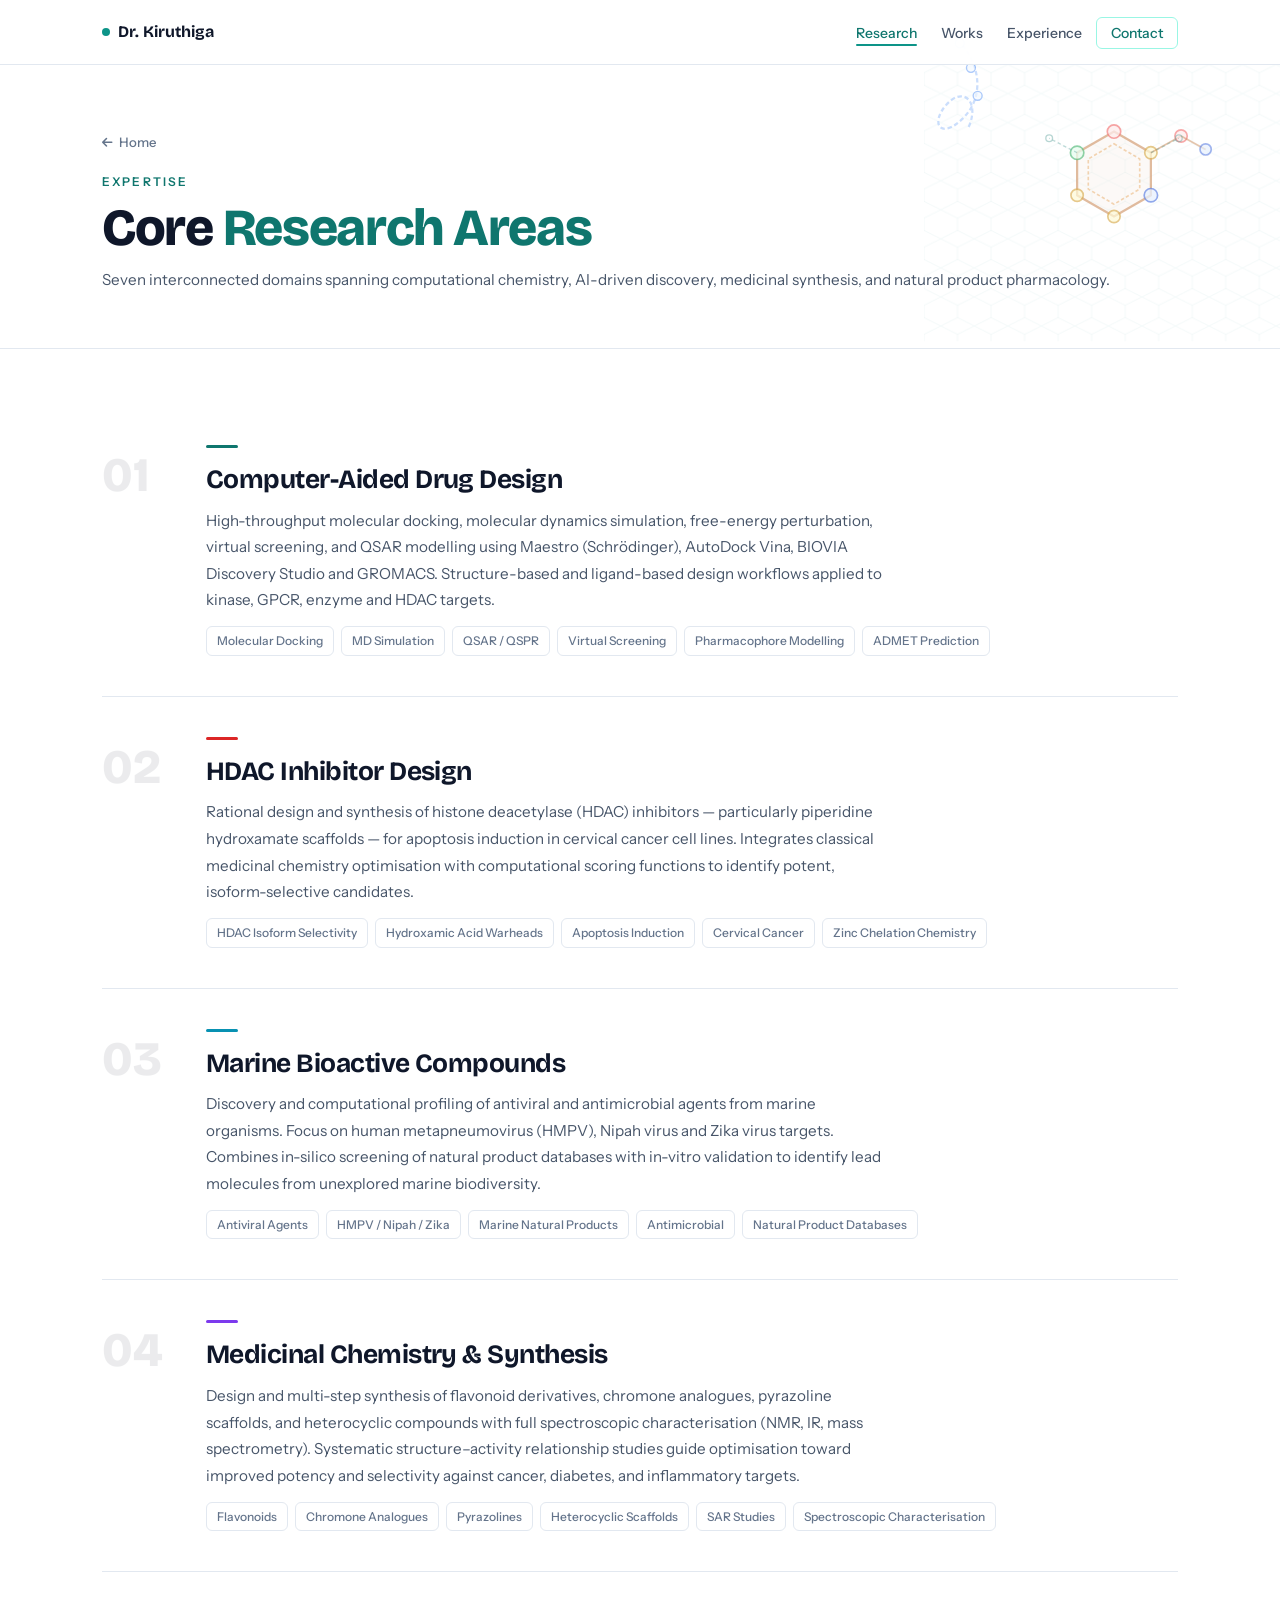
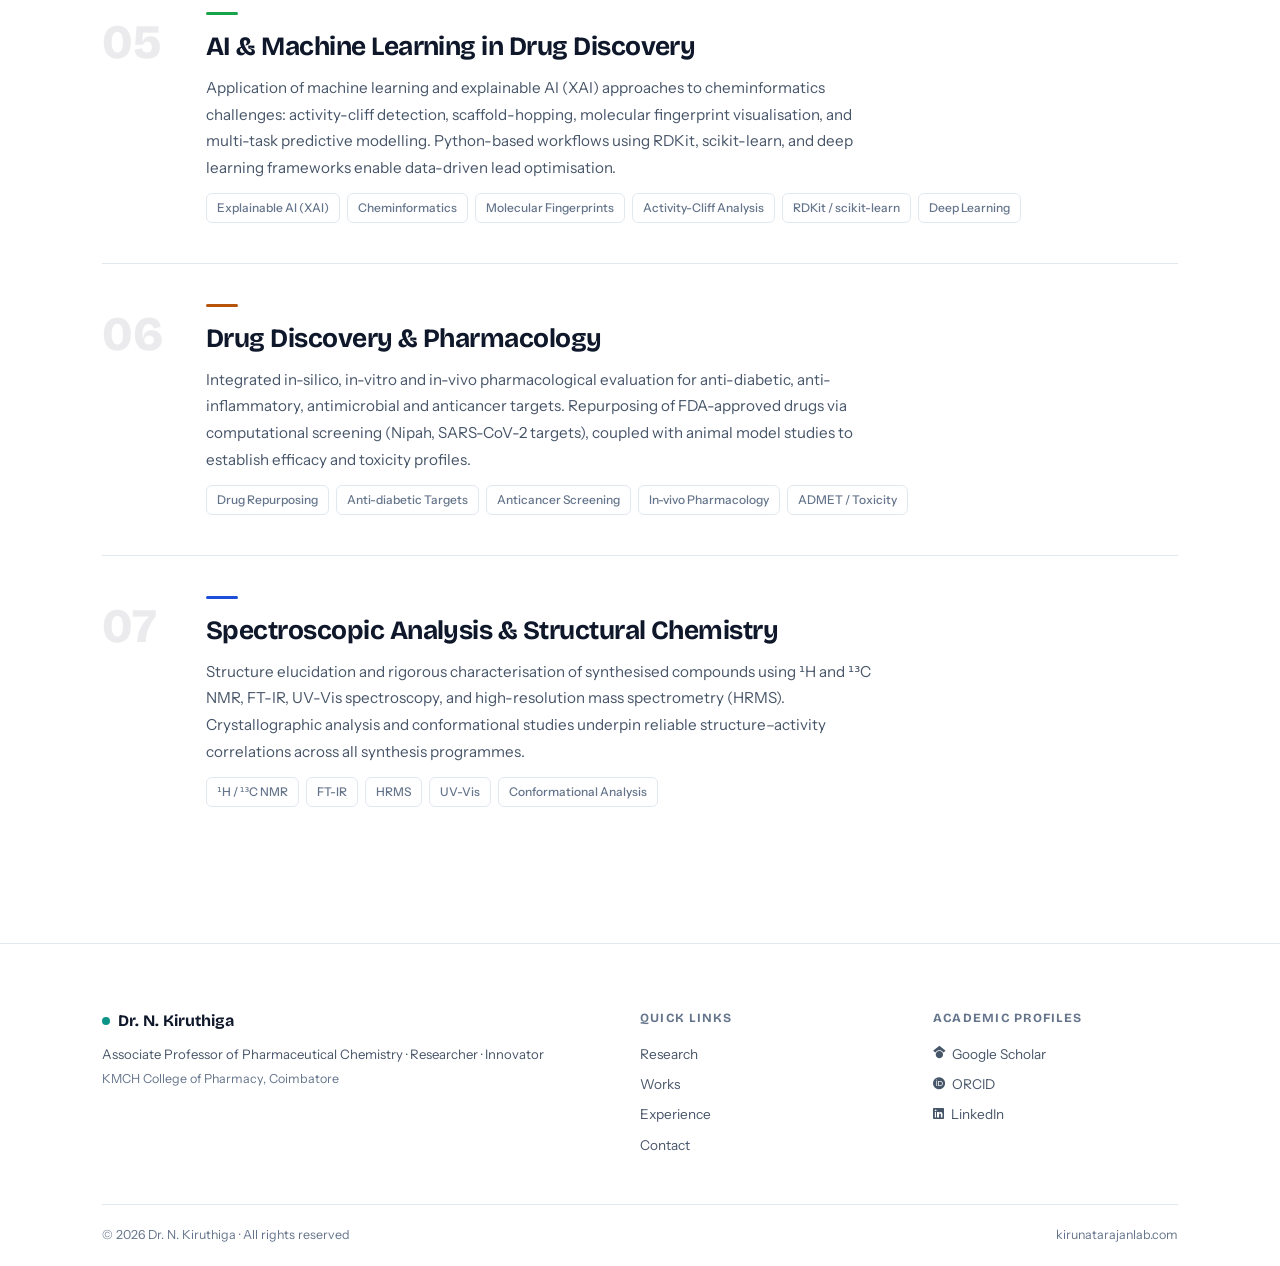
<file: research.html>
<!DOCTYPE html>
<html lang="en">
<head>
  <meta charset="UTF-8" />
  <meta name="viewport" content="width=device-width, initial-scale=1.0" />
  <meta name="description" content="Research areas of Dr. N. Kiruthiga — Computer-Aided Drug Design, Medicinal Chemistry, HDAC Inhibitors, AI/ML, Marine Bioactives, and more." />
  <meta name="author" content="Dr. N. Kiruthiga" />
  <title>Research | Dr. N. Kiruthiga</title>
  <link rel="preconnect" href="https://fonts.googleapis.com" />
  <link rel="preconnect" href="https://fonts.gstatic.com" crossorigin />
  <link href="https://fonts.googleapis.com/css2?family=Bricolage+Grotesque:opsz,wght@12..96,300;12..96,400;12..96,500;12..96,600;12..96,700;12..96,800&family=Instrument+Sans:wght@400;500;600&display=swap" rel="stylesheet" />
  <link rel="stylesheet" href="https://cdnjs.cloudflare.com/ajax/libs/font-awesome/6.5.0/css/all.min.css" />
  <link rel="stylesheet" href="css/style.css" />
</head>
<body>

  <div id="scroll-progress" role="progressbar" aria-label="Page scroll progress"></div>
  <button id="back-to-top" aria-label="Back to top"><i class="fa-solid fa-arrow-up"></i></button>

  <!-- NAVBAR -->
  <nav id="navbar">
    <div class="nav-container">
      <a href="index.html" class="nav-logo">
        <span class="nav-logo-dot"></span>
        Dr. Kiruthiga
      </a>
      <button class="nav-toggle" id="navToggle" aria-label="Toggle navigation">
        <span></span><span></span><span></span>
      </button>
      <ul class="nav-links" id="navLinks">
        <li><a href="research.html">Research</a></li>
        <li><a href="works.html">Works</a></li>
        <li><a href="experience.html">Experience</a></li>
        <li><a href="contact.html" class="nav-contact-btn">Contact</a></li>
      </ul>
    </div>
  </nav>

  <!-- PAGE HERO — full-width with molecular SVG background -->
  <section class="research-page-hero">
    <!-- Molecular background: small ligand motif + hex grid, right side -->
    <div class="rph-mol-bg" aria-hidden="true">
      <svg xmlns="http://www.w3.org/2000/svg" viewBox="0 0 340 300" fill="none">
        <defs>
          <pattern id="rph-hex" x="0" y="0" width="30" height="26" patternUnits="userSpaceOnUse">
            <path d="M15,0 L30,7.5 L30,18.5 L15,26 L0,18.5 L0,7.5Z"
                  fill="none" stroke="rgba(13,148,136,0.09)" stroke-width="0.7"/>
          </pattern>
        </defs>
        <rect width="340" height="300" fill="url(#rph-hex)"/>
        <!-- Small ligand molecule -->
        <g transform="translate(170,150)">
          <polygon points="0,-38 33,-19 33,19 0,38 -33,19 -33,-19"
                   fill="rgba(180,83,9,0.07)" stroke="#b45309" stroke-width="2" opacity="0.6"/>
          <polygon points="0,-27 23,-13.5 23,13.5 0,27 -23,13.5 -23,-13.5"
                   fill="none" stroke="#d97706" stroke-width="1.5" stroke-dasharray="3,2" opacity="0.45"/>
          <circle cx="0"   cy="-38" r="6"   fill="#fee2e2" stroke="#ef4444" stroke-width="1.5" opacity="0.75"/>
          <circle cx="33"  cy="-19" r="5.5" fill="#fef9c3" stroke="#ca8a04" stroke-width="1.5" opacity="0.7"/>
          <circle cx="33"  cy="19"  r="6"   fill="#dbeafe" stroke="#1d4ed8" stroke-width="1.5" opacity="0.75"/>
          <circle cx="0"   cy="38"  r="5.5" fill="#fef9c3" stroke="#ca8a04" stroke-width="1.5" opacity="0.7"/>
          <circle cx="-33" cy="19"  r="5.5" fill="#fef9c3" stroke="#ca8a04" stroke-width="1.5" opacity="0.7"/>
          <circle cx="-33" cy="-19" r="6"   fill="#dcfce7" stroke="#16a34a" stroke-width="1.5" opacity="0.75"/>
          <!-- substituent arm -->
          <line x1="33" y1="-19" x2="60" y2="-34" stroke="#b45309" stroke-width="1.5" opacity="0.55"/>
          <circle cx="60" cy="-34" r="5.5" fill="#fee2e2" stroke="#ef4444" stroke-width="1.5" opacity="0.7"/>
          <line x1="60" y1="-34" x2="82" y2="-22" stroke="#b45309" stroke-width="1.5" opacity="0.5"/>
          <circle cx="82" cy="-22" r="5"   fill="#dbeafe" stroke="#1d4ed8" stroke-width="1.5" opacity="0.65"/>
        </g>
        <!-- RNA fragment top-left -->
        <path d="M30,30 C50,50 55,80 35,100 C15,120 5,105 20,88 C35,71 50,85 40,108"
              stroke="#3b82f6" stroke-width="2" stroke-dasharray="4,2.5" opacity="0.4"/>
        <circle cx="32"  cy="33"  r="4" fill="#eff6ff" stroke="#3b82f6" stroke-width="1.2" opacity="0.65"/>
        <circle cx="42"  cy="55"  r="4" fill="#eff6ff" stroke="#3b82f6" stroke-width="1.2" opacity="0.65"/>
        <circle cx="48"  cy="80"  r="4" fill="#eff6ff" stroke="#3b82f6" stroke-width="1.2" opacity="0.65"/>
        <!-- H-bond lines from ligand -->
        <line x1="137" y1="131" x2="112" y2="118" stroke="#0f766e" stroke-width="1.2" stroke-dasharray="3,2.5" opacity="0.4"/>
        <line x1="203" y1="131" x2="228" y2="118" stroke="#0f766e" stroke-width="1.2" stroke-dasharray="3,2.5" opacity="0.4"/>
        <circle cx="112" cy="118" r="3" fill="none" stroke="#0f766e" stroke-width="1.2" opacity="0.45"/>
        <circle cx="228" cy="118" r="3" fill="none" stroke="#0f766e" stroke-width="1.2" opacity="0.45"/>
      </svg>
    </div>

    <div class="container">
      <a href="index.html" class="page-breadcrumb"><i class="fa-solid fa-arrow-left"></i> Home</a>
      <span class="section-label">Expertise</span>
      <h1 class="page-title">Core <span class="accent">Research Areas</span></h1>
      <p class="page-subtitle">Seven interconnected domains spanning computational chemistry, AI-driven discovery, medicinal synthesis, and natural product pharmacology.</p>
    </div>
  </section>

  <!-- PAGE CONTENT — editorial numbered layout -->
  <div class="page-content" style="padding-top: 56px;">
    <div class="container">
      <div class="research-editorial">

        <!-- 01 Computer-Aided Drug Design -->
        <div class="re-item reveal">
          <div class="re-num">01</div>
          <div class="re-body">
            <div class="re-accent-bar" style="background: #0f766e;"></div>
            <h2>Computer-Aided Drug Design</h2>
            <p>High-throughput molecular docking, molecular dynamics simulation, free-energy perturbation, virtual screening, and QSAR modelling using Maestro (Schrödinger), AutoDock Vina, BIOVIA Discovery Studio and GROMACS. Structure-based and ligand-based design workflows applied to kinase, GPCR, enzyme and HDAC targets.</p>
            <div class="re-tags">
              <span>Molecular Docking</span>
              <span>MD Simulation</span>
              <span>QSAR / QSPR</span>
              <span>Virtual Screening</span>
              <span>Pharmacophore Modelling</span>
              <span>ADMET Prediction</span>
            </div>
          </div>
        </div>

        <!-- 02 HDAC Inhibitor Design -->
        <div class="re-item reveal">
          <div class="re-num">02</div>
          <div class="re-body">
            <div class="re-accent-bar" style="background: #dc2626;"></div>
            <h2>HDAC Inhibitor Design</h2>
            <p>Rational design and synthesis of histone deacetylase (HDAC) inhibitors — particularly piperidine hydroxamate scaffolds — for apoptosis induction in cervical cancer cell lines. Integrates classical medicinal chemistry optimisation with computational scoring functions to identify potent, isoform-selective candidates.</p>
            <div class="re-tags">
              <span>HDAC Isoform Selectivity</span>
              <span>Hydroxamic Acid Warheads</span>
              <span>Apoptosis Induction</span>
              <span>Cervical Cancer</span>
              <span>Zinc Chelation Chemistry</span>
            </div>
          </div>
        </div>

        <!-- 03 Marine Bioactive Compounds -->
        <div class="re-item reveal">
          <div class="re-num">03</div>
          <div class="re-body">
            <div class="re-accent-bar" style="background: #0891b2;"></div>
            <h2>Marine Bioactive Compounds</h2>
            <p>Discovery and computational profiling of antiviral and antimicrobial agents from marine organisms. Focus on human metapneumovirus (HMPV), Nipah virus and Zika virus targets. Combines in-silico screening of natural product databases with in-vitro validation to identify lead molecules from unexplored marine biodiversity.</p>
            <div class="re-tags">
              <span>Antiviral Agents</span>
              <span>HMPV / Nipah / Zika</span>
              <span>Marine Natural Products</span>
              <span>Antimicrobial</span>
              <span>Natural Product Databases</span>
            </div>
          </div>
        </div>

        <!-- 04 Medicinal Chemistry & Synthesis -->
        <div class="re-item reveal">
          <div class="re-num">04</div>
          <div class="re-body">
            <div class="re-accent-bar" style="background: #7c3aed;"></div>
            <h2>Medicinal Chemistry &amp; Synthesis</h2>
            <p>Design and multi-step synthesis of flavonoid derivatives, chromone analogues, pyrazoline scaffolds, and heterocyclic compounds with full spectroscopic characterisation (NMR, IR, mass spectrometry). Systematic structure–activity relationship studies guide optimisation toward improved potency and selectivity against cancer, diabetes, and inflammatory targets.</p>
            <div class="re-tags">
              <span>Flavonoids</span>
              <span>Chromone Analogues</span>
              <span>Pyrazolines</span>
              <span>Heterocyclic Scaffolds</span>
              <span>SAR Studies</span>
              <span>Spectroscopic Characterisation</span>
            </div>
          </div>
        </div>

        <!-- 05 AI & Machine Learning in Drug Discovery -->
        <div class="re-item reveal">
          <div class="re-num">05</div>
          <div class="re-body">
            <div class="re-accent-bar" style="background: #16a34a;"></div>
            <h2>AI &amp; Machine Learning in Drug Discovery</h2>
            <p>Application of machine learning and explainable AI (XAI) approaches to cheminformatics challenges: activity-cliff detection, scaffold-hopping, molecular fingerprint visualisation, and multi-task predictive modelling. Python-based workflows using RDKit, scikit-learn, and deep learning frameworks enable data-driven lead optimisation.</p>
            <div class="re-tags">
              <span>Explainable AI (XAI)</span>
              <span>Cheminformatics</span>
              <span>Molecular Fingerprints</span>
              <span>Activity-Cliff Analysis</span>
              <span>RDKit / scikit-learn</span>
              <span>Deep Learning</span>
            </div>
          </div>
        </div>

        <!-- 06 Drug Discovery & Pharmacology -->
        <div class="re-item reveal">
          <div class="re-num">06</div>
          <div class="re-body">
            <div class="re-accent-bar" style="background: #b45309;"></div>
            <h2>Drug Discovery &amp; Pharmacology</h2>
            <p>Integrated in-silico, in-vitro and in-vivo pharmacological evaluation for anti-diabetic, anti-inflammatory, antimicrobial and anticancer targets. Repurposing of FDA-approved drugs via computational screening (Nipah, SARS-CoV-2 targets), coupled with animal model studies to establish efficacy and toxicity profiles.</p>
            <div class="re-tags">
              <span>Drug Repurposing</span>
              <span>Anti-diabetic Targets</span>
              <span>Anticancer Screening</span>
              <span>In-vivo Pharmacology</span>
              <span>ADMET / Toxicity</span>
            </div>
          </div>
        </div>

        <!-- 07 Spectroscopic Analysis & Structural Chemistry -->
        <div class="re-item reveal">
          <div class="re-num">07</div>
          <div class="re-body">
            <div class="re-accent-bar" style="background: #1d4ed8;"></div>
            <h2>Spectroscopic Analysis &amp; Structural Chemistry</h2>
            <p>Structure elucidation and rigorous characterisation of synthesised compounds using ¹H and ¹³C NMR, FT-IR, UV-Vis spectroscopy, and high-resolution mass spectrometry (HRMS). Crystallographic analysis and conformational studies underpin reliable structure–activity correlations across all synthesis programmes.</p>
            <div class="re-tags">
              <span>¹H / ¹³C NMR</span>
              <span>FT-IR</span>
              <span>HRMS</span>
              <span>UV-Vis</span>
              <span>Conformational Analysis</span>
            </div>
          </div>
        </div>

      </div><!-- /.research-editorial -->
    </div>
  </div>

  <!-- FOOTER -->
  <footer id="footer">
    <div class="container">
      <div class="footer-grid">
        <div class="footer-brand">
          <div class="footer-logo-row">
            <span class="footer-logo-dot"></span>
            <span class="footer-brand-name">Dr. N. Kiruthiga</span>
          </div>
          <p class="footer-tagline">Associate Professor of Pharmaceutical Chemistry &middot; Researcher &middot; Innovator</p>
          <p class="footer-inst">KMCH College of Pharmacy, Coimbatore</p>
        </div>
        <div class="footer-col">
          <h5>Quick Links</h5>
          <ul>
            <li><a href="research.html">Research</a></li>
            <li><a href="works.html">Works</a></li>
            <li><a href="experience.html">Experience</a></li>
            <li><a href="contact.html">Contact</a></li>
          </ul>
        </div>
        <div class="footer-col">
          <h5>Academic Profiles</h5>
          <ul>
            <li><a href="https://scholar.google.com/citations?user=NSQRRvoAAAAJ&hl=en" target="_blank" rel="noopener"><i class="fa-brands fa-google-scholar"></i> Google Scholar</a></li>
            <li><a href="https://orcid.org/0000-0002-7230-2003" target="_blank" rel="noopener"><i class="fa-brands fa-orcid"></i> ORCID</a></li>
            <li><a href="https://linkedin.com/in/kiruthiga-govindaraj-898b456a" target="_blank" rel="noopener"><i class="fa-brands fa-linkedin"></i> LinkedIn</a></li>
          </ul>
        </div>
      </div>
      <div class="footer-bottom">
        <p>&copy; 2026 Dr. N. Kiruthiga &middot; All rights reserved</p>
        <p>kirunatarajanlab.com</p>
      </div>
    </div>
  </footer>

  <script src="js/main.js"></script>
</body>
</html>
</file>
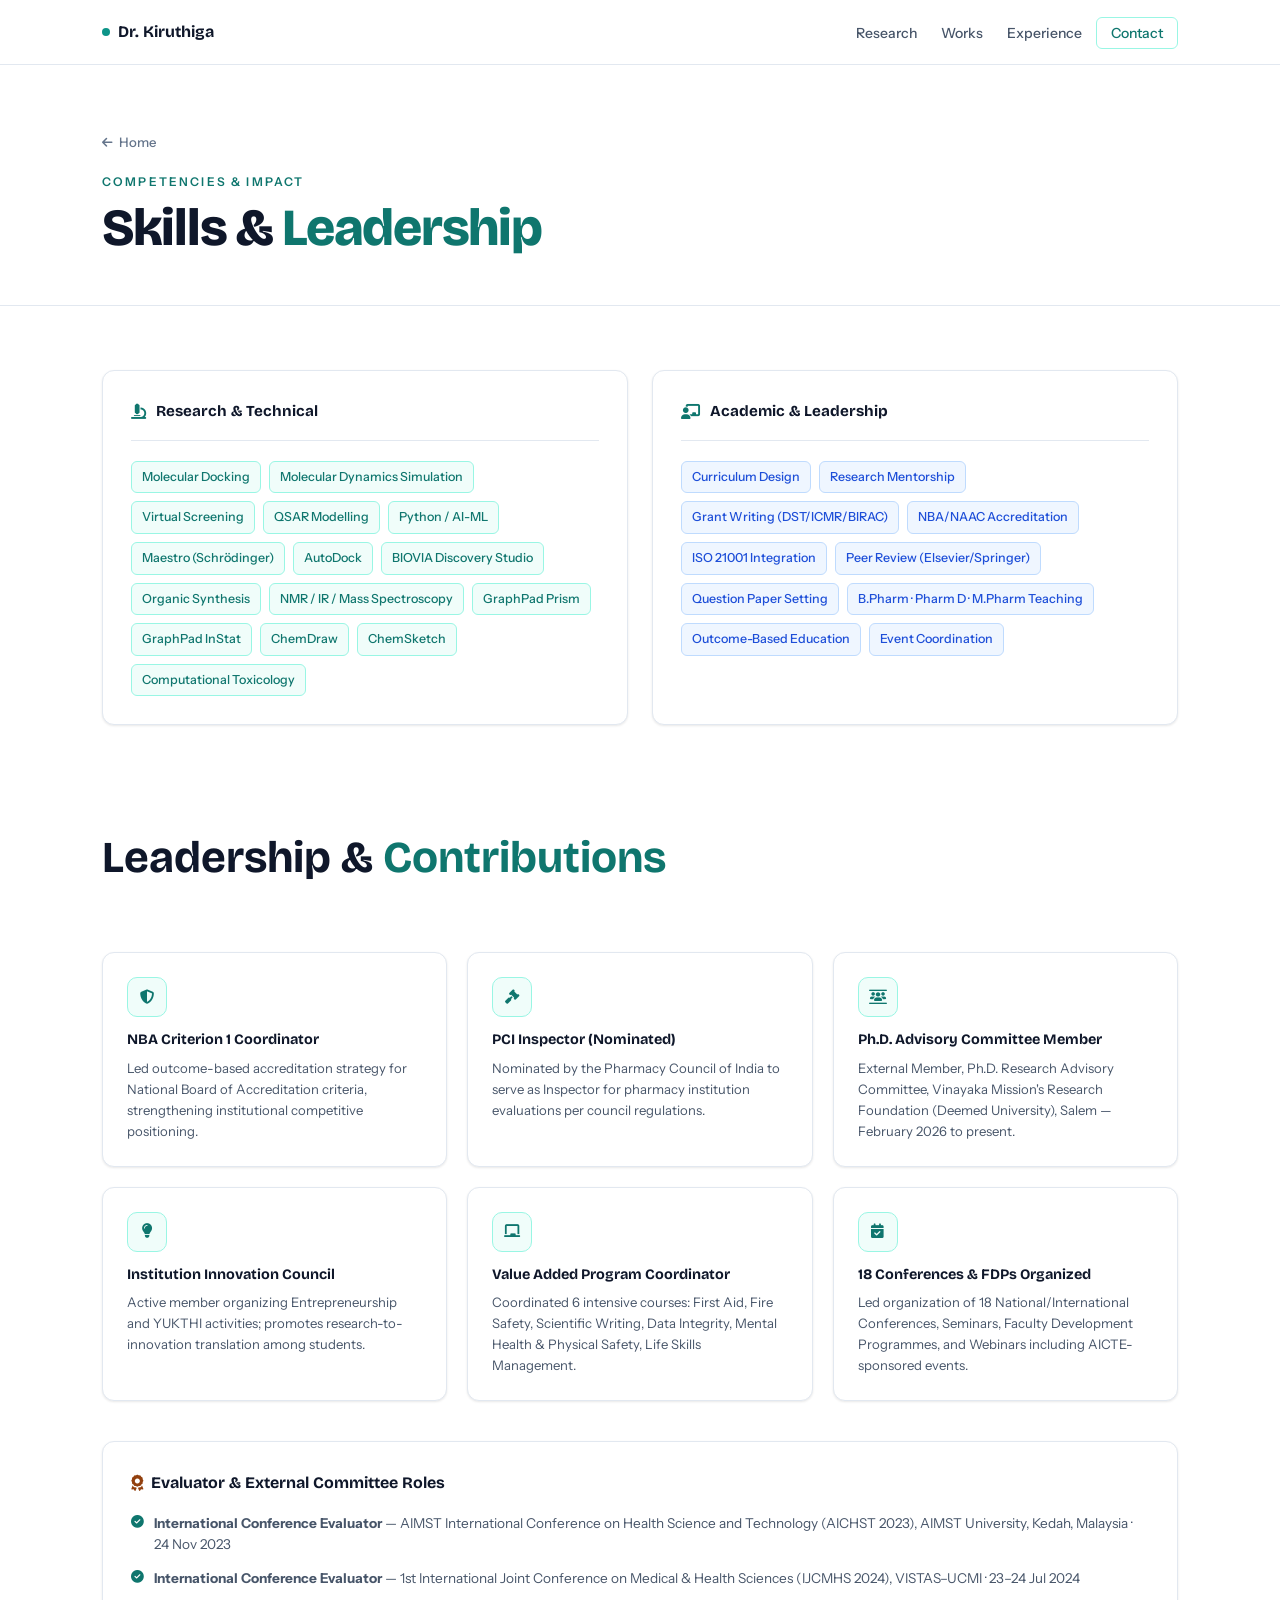
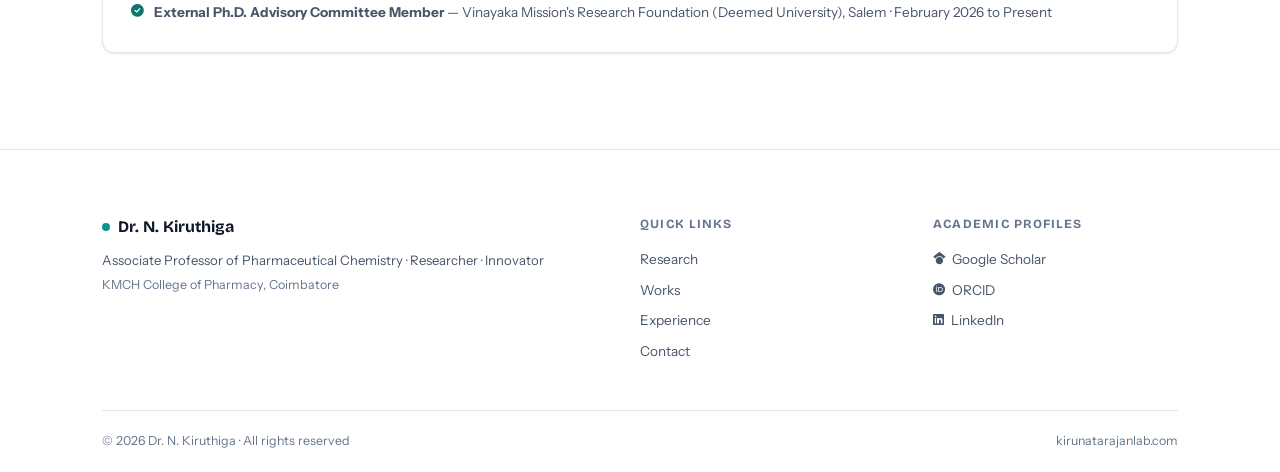
<file: skills.html>
<!DOCTYPE html><html lang="en">
<head>
  <meta charset="UTF-8" /><meta name="viewport" content="width=device-width, initial-scale=1.0" />
  <title>Skills | Dr. N. Kiruthiga</title>
  <link rel="preconnect" href="https://fonts.googleapis.com" /><link rel="preconnect" href="https://fonts.gstatic.com" crossorigin />
  <link href="https://fonts.googleapis.com/css2?family=Bricolage+Grotesque:opsz,wght@12..96,300;12..96,400;12..96,500;12..96,600;12..96,700;12..96,800&family=Instrument+Sans:wght@400;500;600&display=swap" rel="stylesheet" />
  <link rel="stylesheet" href="https://cdnjs.cloudflare.com/ajax/libs/font-awesome/6.5.0/css/all.min.css" />
  <link rel="stylesheet" href="css/style.css" />
</head>
<body>
  <div id="scroll-progress"></div>
  <button id="back-to-top" aria-label="Back to top"><i class="fa-solid fa-arrow-up"></i></button>

  <nav id="navbar">
    <div class="nav-container">
      <a href="index.html" class="nav-logo"><span class="nav-logo-dot"></span>Dr. Kiruthiga</a>
      <button class="nav-toggle" id="navToggle" aria-label="Toggle navigation"><span></span><span></span><span></span></button>
      <ul class="nav-links" id="navLinks">
        <li><a href="research.html">Research</a></li>
        <li><a href="works.html">Works</a></li>
        <li><a href="experience.html">Experience</a></li>
        <li><a href="contact.html" class="nav-contact-btn">Contact</a></li>
      </ul>
    </div>
  </nav>

  <section class="page-hero">
    <div class="container">
      <a href="index.html" class="page-breadcrumb"><i class="fa-solid fa-arrow-left"></i> Home</a>
      <span class="section-label">Competencies &amp; Impact</span>
      <h1 class="page-title">Skills &amp; <span class="accent">Leadership</span></h1>
    </div>
  </section>

  <div class="page-content">
    <div class="container">

      <!-- Skills -->
      <div class="skills-grid stagger" style="margin-bottom: 80px;">

        <!-- Research & Technical -->
        <div class="skill-group reveal">
          <div class="skill-group-header">
            <i class="fa-solid fa-microscope"></i>
            <h3>Research &amp; Technical</h3>
          </div>
          <div class="skill-tags tech-tags">
            <span>Molecular Docking</span>
            <span>Molecular Dynamics Simulation</span>
            <span>Virtual Screening</span>
            <span>QSAR Modelling</span>
            <span>Python / AI-ML</span>
            <span>Maestro (Schrödinger)</span>
            <span>AutoDock</span>
            <span>BIOVIA Discovery Studio</span>
            <span>Organic Synthesis</span>
            <span>NMR / IR / Mass Spectroscopy</span>
            <span>GraphPad Prism</span>
            <span>GraphPad InStat</span>
            <span>ChemDraw</span>
            <span>ChemSketch</span>
            <span>Computational Toxicology</span>
          </div>
        </div>

        <!-- Academic & Leadership -->
        <div class="skill-group reveal">
          <div class="skill-group-header">
            <i class="fa-solid fa-chalkboard-user"></i>
            <h3>Academic &amp; Leadership</h3>
          </div>
          <div class="skill-tags acad-tags">
            <span>Curriculum Design</span>
            <span>Research Mentorship</span>
            <span>Grant Writing (DST/ICMR/BIRAC)</span>
            <span>NBA/NAAC Accreditation</span>
            <span>ISO 21001 Integration</span>
            <span>Peer Review (Elsevier/Springer)</span>
            <span>Question Paper Setting</span>
            <span>B.Pharm · Pharm D · M.Pharm Teaching</span>
            <span>Outcome-Based Education</span>
            <span>Event Coordination</span>
          </div>
        </div>

      </div><!-- /.skills-grid -->

      <!-- Leadership -->
      <div class="section-header">
        <span class="section-label">Impact &amp; Service</span>
        <h2 class="section-title">Leadership &amp; <span class="accent">Contributions</span></h2>
      </div>

      <div class="leadership-grid stagger" style="margin-bottom: 40px;">

        <div class="leader-card reveal">
          <div class="leader-icon-wrap"><i class="fa-solid fa-shield-halved"></i></div>
          <h4>NBA Criterion 1 Coordinator</h4>
          <p>Led outcome-based accreditation strategy for National Board of Accreditation criteria, strengthening institutional competitive positioning.</p>
        </div>

        <div class="leader-card reveal">
          <div class="leader-icon-wrap"><i class="fa-solid fa-gavel"></i></div>
          <h4>PCI Inspector (Nominated)</h4>
          <p>Nominated by the Pharmacy Council of India to serve as Inspector for pharmacy institution evaluations per council regulations.</p>
        </div>

        <div class="leader-card reveal">
          <div class="leader-icon-wrap"><i class="fa-solid fa-users-between-lines"></i></div>
          <h4>Ph.D. Advisory Committee Member</h4>
          <p>External Member, Ph.D. Research Advisory Committee, Vinayaka Mission's Research Foundation (Deemed University), Salem — February 2026 to present.</p>
        </div>

        <div class="leader-card reveal">
          <div class="leader-icon-wrap"><i class="fa-solid fa-lightbulb"></i></div>
          <h4>Institution Innovation Council</h4>
          <p>Active member organizing Entrepreneurship and YUKTHI activities; promotes research-to-innovation translation among students.</p>
        </div>

        <div class="leader-card reveal">
          <div class="leader-icon-wrap"><i class="fa-solid fa-chalkboard"></i></div>
          <h4>Value Added Program Coordinator</h4>
          <p>Coordinated 6 intensive courses: First Aid, Fire Safety, Scientific Writing, Data Integrity, Mental Health &amp; Physical Safety, Life Skills Management.</p>
        </div>

        <div class="leader-card reveal">
          <div class="leader-icon-wrap"><i class="fa-solid fa-calendar-check"></i></div>
          <h4>18 Conferences &amp; FDPs Organized</h4>
          <p>Led organization of 18 National/International Conferences, Seminars, Faculty Development Programmes, and Webinars including AICTE-sponsored events.</p>
        </div>

      </div><!-- /.leadership-grid -->

      <!-- Evaluator box -->
      <div class="evaluator-box reveal">
        <h4 class="evaluator-heading"><i class="fa-solid fa-award"></i> Evaluator &amp; External Committee Roles</h4>
        <div class="eval-items">
          <div class="eval-item">
            <i class="fa-solid fa-circle-check"></i>
            <span><strong>International Conference Evaluator</strong> — AIMST International Conference on Health Science and Technology (AICHST 2023), AIMST University, Kedah, Malaysia · 24 Nov 2023</span>
          </div>
          <div class="eval-item">
            <i class="fa-solid fa-circle-check"></i>
            <span><strong>International Conference Evaluator</strong> — 1st International Joint Conference on Medical &amp; Health Sciences (IJCMHS 2024), VISTAS–UCMI · 23–24 Jul 2024</span>
          </div>
          <div class="eval-item">
            <i class="fa-solid fa-circle-check"></i>
            <span><strong>External Ph.D. Advisory Committee Member</strong> — Vinayaka Mission's Research Foundation (Deemed University), Salem · February 2026 to Present</span>
          </div>
        </div>
      </div>

    </div>
  </div>

  <footer id="footer">
    <div class="container">
      <div class="footer-grid">
        <div class="footer-brand">
          <div class="footer-logo-row"><span class="footer-logo-dot"></span><span class="footer-brand-name">Dr. N. Kiruthiga</span></div>
          <p class="footer-tagline">Associate Professor of Pharmaceutical Chemistry &middot; Researcher &middot; Innovator</p>
          <p class="footer-inst">KMCH College of Pharmacy, Coimbatore</p>
        </div>
        <div class="footer-col"><h5>Quick Links</h5><ul><li><a href="research.html">Research</a></li><li><a href="works.html">Works</a></li><li><a href="experience.html">Experience</a></li><li><a href="contact.html">Contact</a></li></ul></div>
        <div class="footer-col"><h5>Academic Profiles</h5><ul><li><a href="https://scholar.google.com/citations?user=NSQRRvoAAAAJ&hl=en" target="_blank" rel="noopener"><i class="fa-brands fa-google-scholar"></i> Google Scholar</a></li><li><a href="https://orcid.org/0000-0002-7230-2003" target="_blank" rel="noopener"><i class="fa-brands fa-orcid"></i> ORCID</a></li><li><a href="https://linkedin.com/in/kiruthiga-govindaraj-898b456a" target="_blank" rel="noopener"><i class="fa-brands fa-linkedin"></i> LinkedIn</a></li></ul></div>
      </div>
      <div class="footer-bottom"><p>&copy; 2026 Dr. N. Kiruthiga &middot; All rights reserved</p><p>kirunatarajanlab.com</p></div>
    </div>
  </footer>

  <script src="js/main.js"></script>
</body>
</html>
</file>
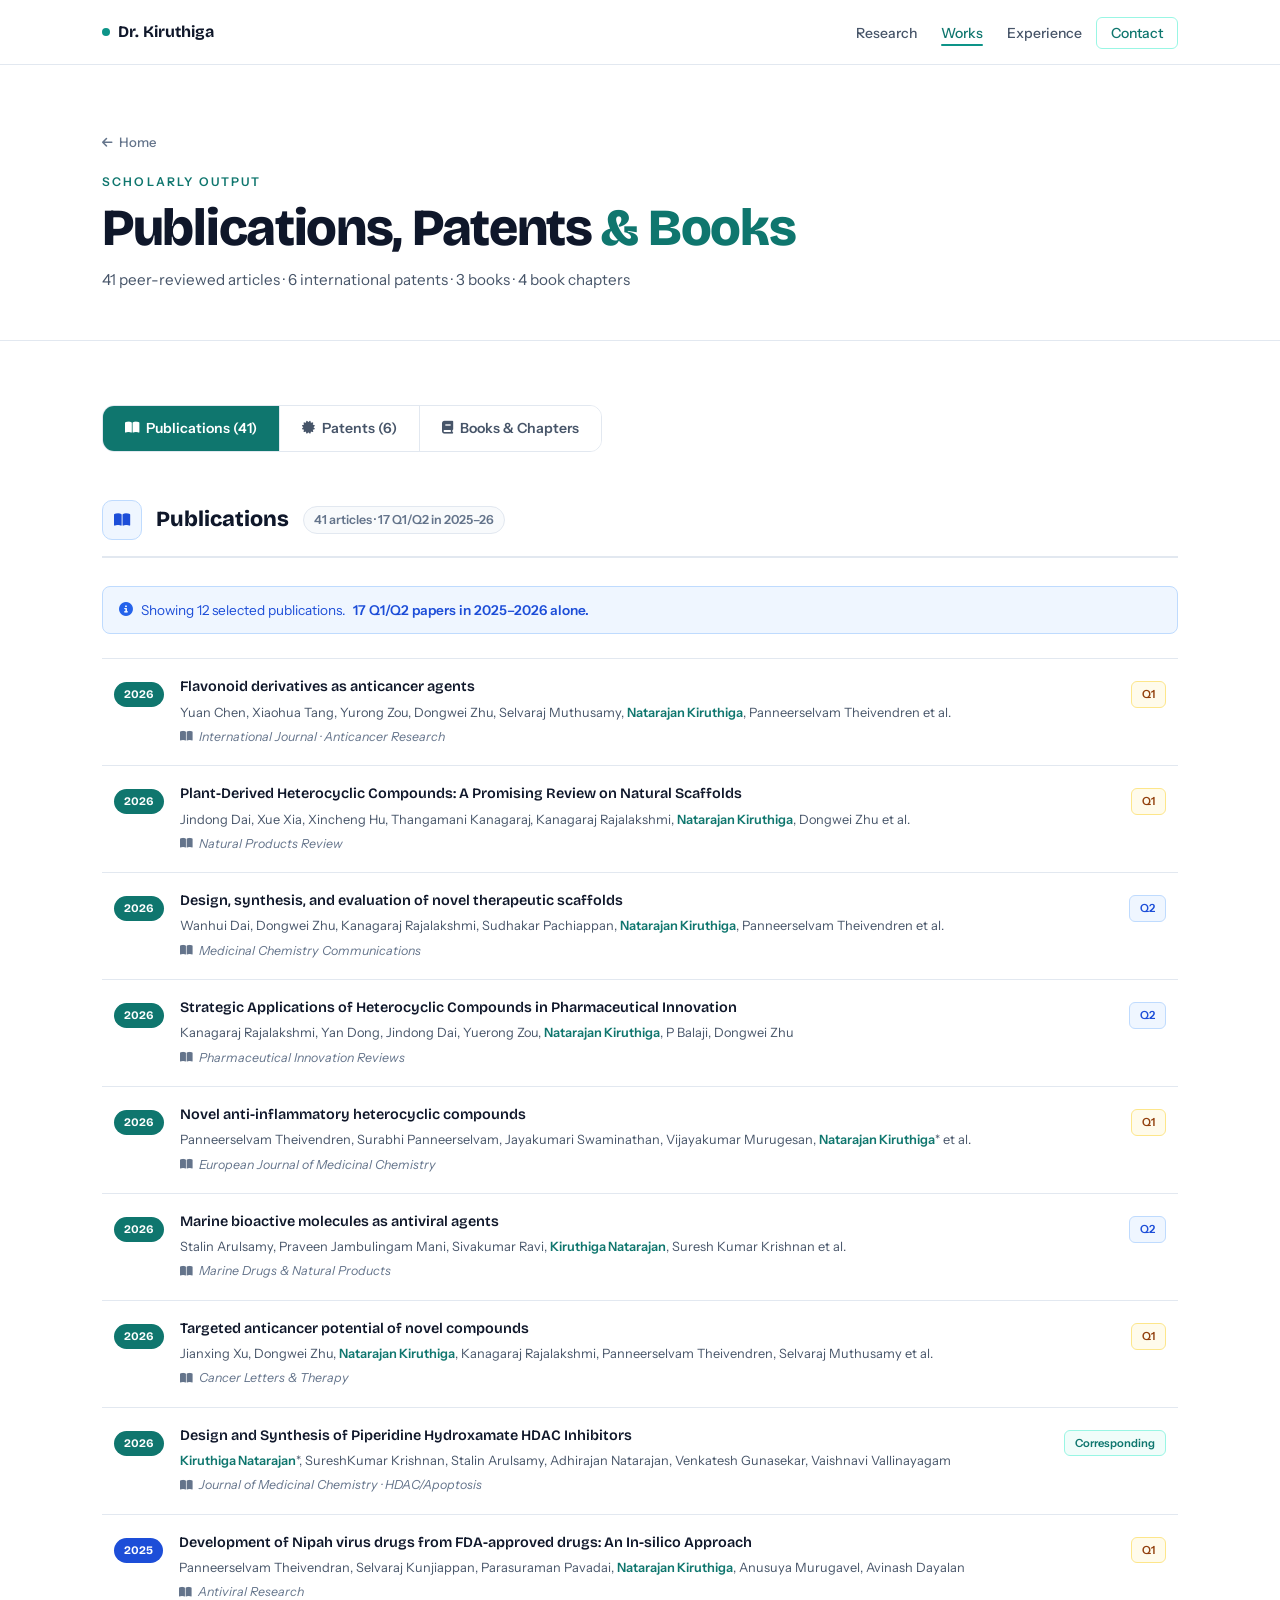
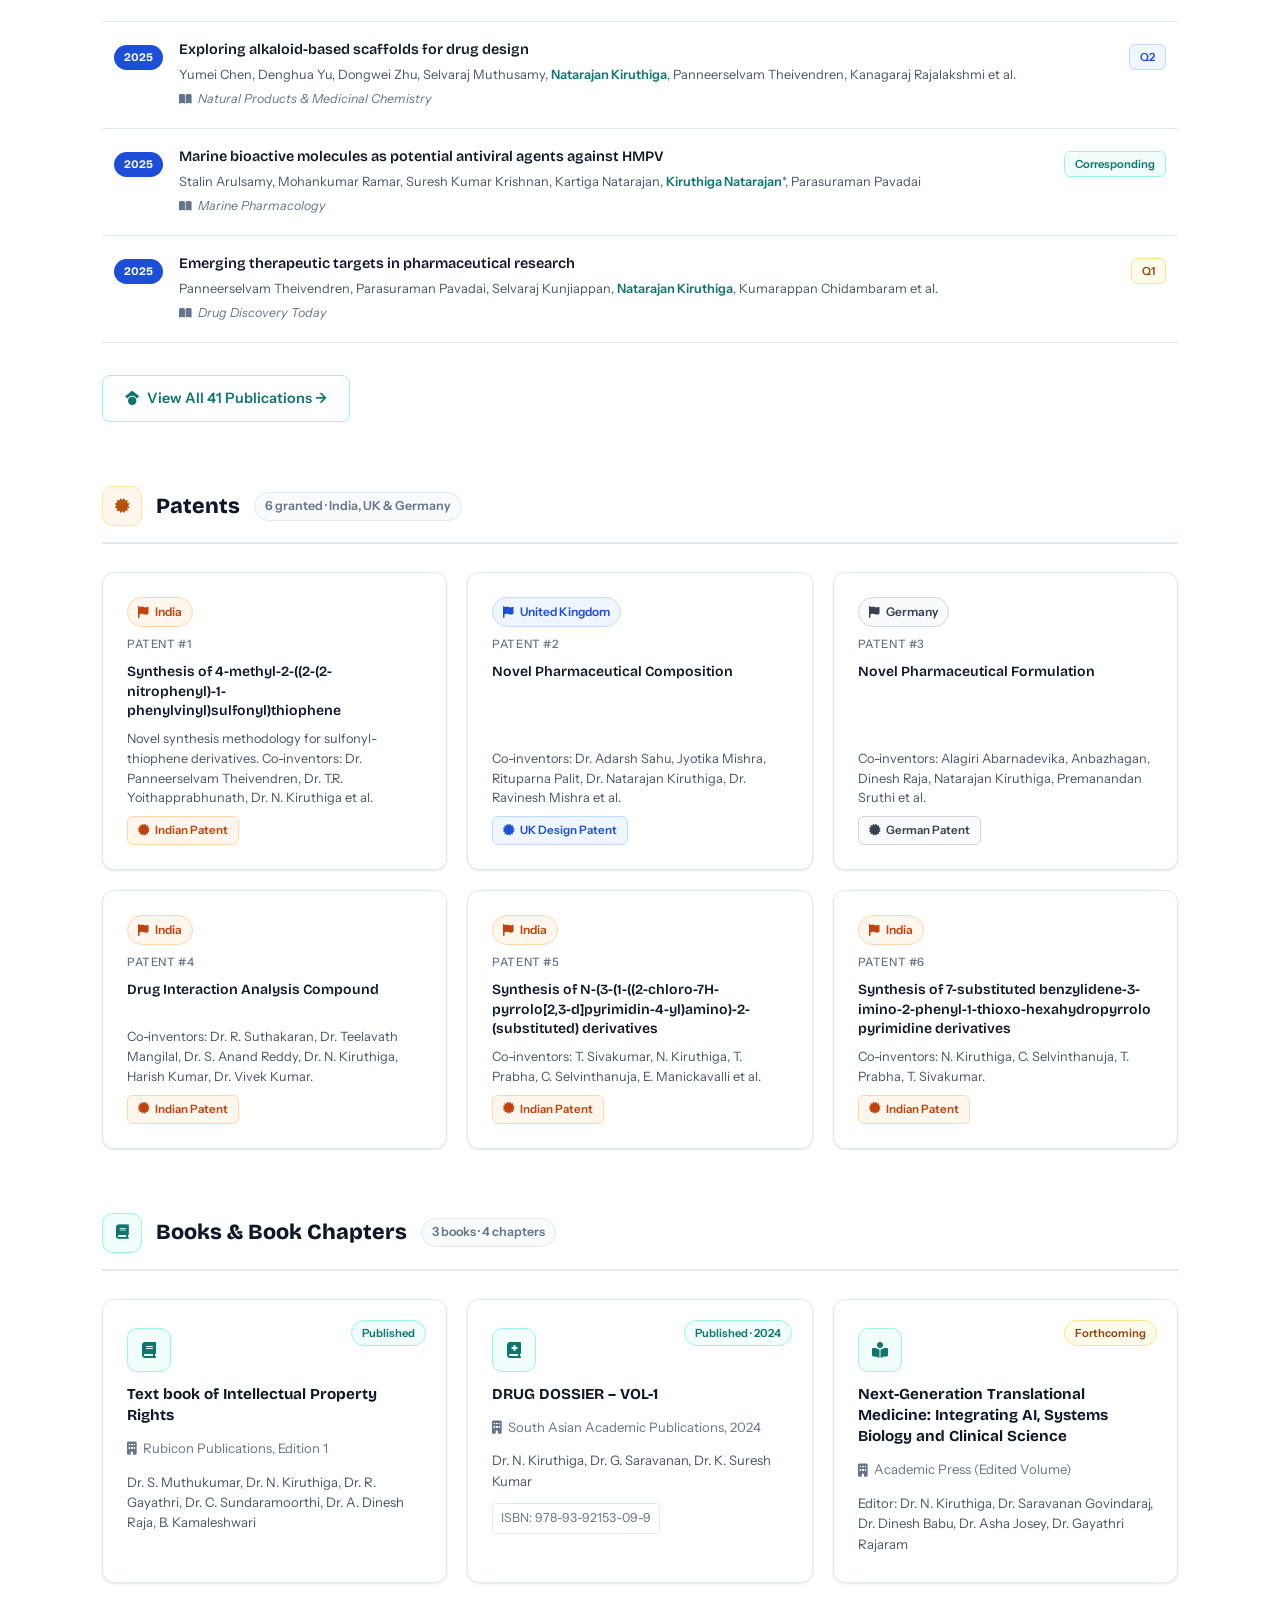
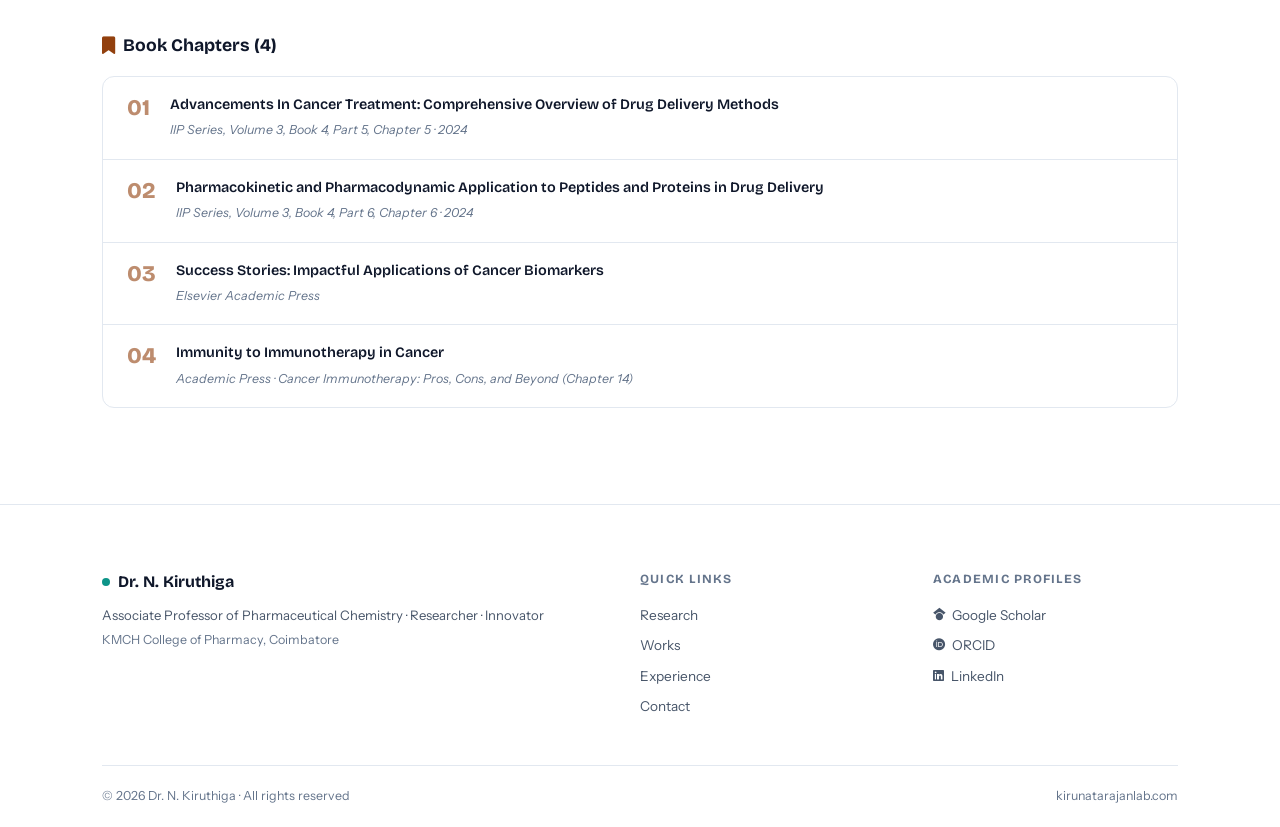
<file: works.html>
<!DOCTYPE html>
<html lang="en">
<head>
  <meta charset="UTF-8" />
  <meta name="viewport" content="width=device-width, initial-scale=1.0" />
  <meta name="description" content="Publications, Patents and Books by Dr. N. Kiruthiga — 41 peer-reviewed articles, 6 international patents, 3 books and 4 book chapters." />
  <meta name="author" content="Dr. N. Kiruthiga" />
  <title>Works | Dr. N. Kiruthiga</title>
  <link rel="preconnect" href="https://fonts.googleapis.com" />
  <link rel="preconnect" href="https://fonts.gstatic.com" crossorigin />
  <link href="https://fonts.googleapis.com/css2?family=Bricolage+Grotesque:opsz,wght@12..96,300;12..96,400;12..96,500;12..96,600;12..96,700;12..96,800&family=Instrument+Sans:wght@400;500;600&display=swap" rel="stylesheet" />
  <link rel="stylesheet" href="https://cdnjs.cloudflare.com/ajax/libs/font-awesome/6.5.0/css/all.min.css" />
  <link rel="stylesheet" href="css/style.css" />
</head>
<body>

  <div id="scroll-progress" role="progressbar" aria-label="Page scroll progress"></div>
  <button id="back-to-top" aria-label="Back to top"><i class="fa-solid fa-arrow-up"></i></button>

  <!-- NAVBAR -->
  <nav id="navbar">
    <div class="nav-container">
      <a href="index.html" class="nav-logo">
        <span class="nav-logo-dot"></span>
        Dr. Kiruthiga
      </a>
      <button class="nav-toggle" id="navToggle" aria-label="Toggle navigation">
        <span></span><span></span><span></span>
      </button>
      <ul class="nav-links" id="navLinks">
        <li><a href="research.html">Research</a></li>
        <li><a href="works.html">Works</a></li>
        <li><a href="experience.html">Experience</a></li>
        <li><a href="contact.html" class="nav-contact-btn">Contact</a></li>
      </ul>
    </div>
  </nav>

  <!-- PAGE HERO -->
  <section class="page-hero">
    <div class="container">
      <a href="index.html" class="page-breadcrumb"><i class="fa-solid fa-arrow-left"></i> Home</a>
      <span class="section-label">Scholarly Output</span>
      <h1 class="page-title">Publications, Patents <span class="accent">&amp; Books</span></h1>
      <p class="page-subtitle">41 peer-reviewed articles &middot; 6 international patents &middot; 3 books &middot; 4 book chapters</p>
    </div>
  </section>

  <!-- PAGE CONTENT -->
  <div class="page-content">
    <div class="container">

      <!-- Tab nav -->
      <div class="works-tabs">
        <a href="#publications" class="works-tab active"><i class="fa-solid fa-book-open"></i> Publications (41)</a>
        <a href="#patents"      class="works-tab"><i class="fa-solid fa-certificate"></i> Patents (6)</a>
        <a href="#books"        class="works-tab"><i class="fa-solid fa-book"></i> Books &amp; Chapters</a>
      </div>

      <!-- ── PUBLICATIONS ── -->
      <div class="works-section" id="publications">
        <div class="works-section-header">
          <div class="works-section-icon wsi-pubs"><i class="fa-solid fa-book-open"></i></div>
          <h2>Publications</h2>
          <span class="works-count">41 articles &middot; 17 Q1/Q2 in 2025–26</span>
        </div>

        <div class="pubs-meta">
          <i class="fa-solid fa-circle-info"></i>
          Showing 12 selected publications. <strong>17 Q1/Q2 papers in 2025&ndash;2026 alone.</strong>
        </div>

        <div class="publications-list">

          <div class="pub-item reveal">
            <div class="pub-year"><span class="pub-year-pill y2026">2026</span></div>
            <div class="pub-body">
              <div class="pub-title">Flavonoid derivatives as anticancer agents</div>
              <div class="pub-authors">Yuan Chen, Xiaohua Tang, Yurong Zou, Dongwei Zhu, Selvaraj Muthusamy, <em class="author-highlight">Natarajan Kiruthiga</em>, Panneerselvam Theivendren et al.</div>
              <div class="pub-journal"><i class="fa-solid fa-book-open"></i> International Journal &middot; Anticancer Research</div>
            </div>
            <div class="pub-badge-wrap"><span class="pub-badge q1">Q1</span></div>
          </div>

          <div class="pub-item reveal">
            <div class="pub-year"><span class="pub-year-pill y2026">2026</span></div>
            <div class="pub-body">
              <div class="pub-title">Plant-Derived Heterocyclic Compounds: A Promising Review on Natural Scaffolds</div>
              <div class="pub-authors">Jindong Dai, Xue Xia, Xincheng Hu, Thangamani Kanagaraj, Kanagaraj Rajalakshmi, <em class="author-highlight">Natarajan Kiruthiga</em>, Dongwei Zhu et al.</div>
              <div class="pub-journal"><i class="fa-solid fa-book-open"></i> Natural Products Review</div>
            </div>
            <div class="pub-badge-wrap"><span class="pub-badge q1">Q1</span></div>
          </div>

          <div class="pub-item reveal">
            <div class="pub-year"><span class="pub-year-pill y2026">2026</span></div>
            <div class="pub-body">
              <div class="pub-title">Design, synthesis, and evaluation of novel therapeutic scaffolds</div>
              <div class="pub-authors">Wanhui Dai, Dongwei Zhu, Kanagaraj Rajalakshmi, Sudhakar Pachiappan, <em class="author-highlight">Natarajan Kiruthiga</em>, Panneerselvam Theivendren et al.</div>
              <div class="pub-journal"><i class="fa-solid fa-book-open"></i> Medicinal Chemistry Communications</div>
            </div>
            <div class="pub-badge-wrap"><span class="pub-badge q2">Q2</span></div>
          </div>

          <div class="pub-item reveal">
            <div class="pub-year"><span class="pub-year-pill y2026">2026</span></div>
            <div class="pub-body">
              <div class="pub-title">Strategic Applications of Heterocyclic Compounds in Pharmaceutical Innovation</div>
              <div class="pub-authors">Kanagaraj Rajalakshmi, Yan Dong, Jindong Dai, Yuerong Zou, <em class="author-highlight">Natarajan Kiruthiga</em>, P Balaji, Dongwei Zhu</div>
              <div class="pub-journal"><i class="fa-solid fa-book-open"></i> Pharmaceutical Innovation Reviews</div>
            </div>
            <div class="pub-badge-wrap"><span class="pub-badge q2">Q2</span></div>
          </div>

          <div class="pub-item reveal">
            <div class="pub-year"><span class="pub-year-pill y2026">2026</span></div>
            <div class="pub-body">
              <div class="pub-title">Novel anti-inflammatory heterocyclic compounds</div>
              <div class="pub-authors">Panneerselvam Theivendren, Surabhi Panneerselvam, Jayakumari Swaminathan, Vijayakumar Murugesan, <em class="author-highlight">Natarajan Kiruthiga</em>* et al.</div>
              <div class="pub-journal"><i class="fa-solid fa-book-open"></i> European Journal of Medicinal Chemistry</div>
            </div>
            <div class="pub-badge-wrap"><span class="pub-badge q1">Q1</span></div>
          </div>

          <div class="pub-item reveal">
            <div class="pub-year"><span class="pub-year-pill y2026">2026</span></div>
            <div class="pub-body">
              <div class="pub-title">Marine bioactive molecules as antiviral agents</div>
              <div class="pub-authors">Stalin Arulsamy, Praveen Jambulingam Mani, Sivakumar Ravi, <em class="author-highlight">Kiruthiga Natarajan</em>, Suresh Kumar Krishnan et al.</div>
              <div class="pub-journal"><i class="fa-solid fa-book-open"></i> Marine Drugs &amp; Natural Products</div>
            </div>
            <div class="pub-badge-wrap"><span class="pub-badge q2">Q2</span></div>
          </div>

          <div class="pub-item reveal">
            <div class="pub-year"><span class="pub-year-pill y2026">2026</span></div>
            <div class="pub-body">
              <div class="pub-title">Targeted anticancer potential of novel compounds</div>
              <div class="pub-authors">Jianxing Xu, Dongwei Zhu, <em class="author-highlight">Natarajan Kiruthiga</em>, Kanagaraj Rajalakshmi, Panneerselvam Theivendren, Selvaraj Muthusamy et al.</div>
              <div class="pub-journal"><i class="fa-solid fa-book-open"></i> Cancer Letters &amp; Therapy</div>
            </div>
            <div class="pub-badge-wrap"><span class="pub-badge q1">Q1</span></div>
          </div>

          <div class="pub-item reveal">
            <div class="pub-year"><span class="pub-year-pill y2026">2026</span></div>
            <div class="pub-body">
              <div class="pub-title">Design and Synthesis of Piperidine Hydroxamate HDAC Inhibitors</div>
              <div class="pub-authors"><em class="author-highlight">Kiruthiga Natarajan</em>*, SureshKumar Krishnan, Stalin Arulsamy, Adhirajan Natarajan, Venkatesh Gunasekar, Vaishnavi Vallinayagam</div>
              <div class="pub-journal"><i class="fa-solid fa-book-open"></i> Journal of Medicinal Chemistry &middot; HDAC/Apoptosis</div>
            </div>
            <div class="pub-badge-wrap"><span class="pub-badge corr">Corresponding</span></div>
          </div>

          <div class="pub-item reveal">
            <div class="pub-year"><span class="pub-year-pill y2025">2025</span></div>
            <div class="pub-body">
              <div class="pub-title">Development of Nipah virus drugs from FDA-approved drugs: An In-silico Approach</div>
              <div class="pub-authors">Panneerselvam Theivendran, Selvaraj Kunjiappan, Parasuraman Pavadai, <em class="author-highlight">Natarajan Kiruthiga</em>, Anusuya Murugavel, Avinash Dayalan</div>
              <div class="pub-journal"><i class="fa-solid fa-book-open"></i> Antiviral Research</div>
            </div>
            <div class="pub-badge-wrap"><span class="pub-badge q1">Q1</span></div>
          </div>

          <div class="pub-item reveal">
            <div class="pub-year"><span class="pub-year-pill y2025">2025</span></div>
            <div class="pub-body">
              <div class="pub-title">Exploring alkaloid-based scaffolds for drug design</div>
              <div class="pub-authors">Yumei Chen, Denghua Yu, Dongwei Zhu, Selvaraj Muthusamy, <em class="author-highlight">Natarajan Kiruthiga</em>, Panneerselvam Theivendren, Kanagaraj Rajalakshmi et al.</div>
              <div class="pub-journal"><i class="fa-solid fa-book-open"></i> Natural Products &amp; Medicinal Chemistry</div>
            </div>
            <div class="pub-badge-wrap"><span class="pub-badge q2">Q2</span></div>
          </div>

          <div class="pub-item reveal">
            <div class="pub-year"><span class="pub-year-pill y2025">2025</span></div>
            <div class="pub-body">
              <div class="pub-title">Marine bioactive molecules as potential antiviral agents against HMPV</div>
              <div class="pub-authors">Stalin Arulsamy, Mohankumar Ramar, Suresh Kumar Krishnan, Kartiga Natarajan, <em class="author-highlight">Kiruthiga Natarajan</em>*, Parasuraman Pavadai</div>
              <div class="pub-journal"><i class="fa-solid fa-book-open"></i> Marine Pharmacology</div>
            </div>
            <div class="pub-badge-wrap"><span class="pub-badge corr">Corresponding</span></div>
          </div>

          <div class="pub-item reveal">
            <div class="pub-year"><span class="pub-year-pill y2025">2025</span></div>
            <div class="pub-body">
              <div class="pub-title">Emerging therapeutic targets in pharmaceutical research</div>
              <div class="pub-authors">Panneerselvam Theivendren, Parasuraman Pavadai, Selvaraj Kunjiappan, <em class="author-highlight">Natarajan Kiruthiga</em>, Kumarappan Chidambaram et al.</div>
              <div class="pub-journal"><i class="fa-solid fa-book-open"></i> Drug Discovery Today</div>
            </div>
            <div class="pub-badge-wrap"><span class="pub-badge q1">Q1</span></div>
          </div>

        </div><!-- /.publications-list -->

        <div class="pubs-cta">
          <a href="https://scholar.google.com/citations?user=NSQRRvoAAAAJ&hl=en" target="_blank" rel="noopener" class="btn-outline-teal">
            <i class="fa-brands fa-google-scholar"></i> View All 41 Publications &rarr;
          </a>
        </div>
      </div><!-- /#publications -->

      <!-- ── PATENTS ── -->
      <div class="works-section" id="patents">
        <div class="works-section-header">
          <div class="works-section-icon wsi-patents"><i class="fa-solid fa-certificate"></i></div>
          <h2>Patents</h2>
          <span class="works-count">6 granted &middot; India, UK &amp; Germany</span>
        </div>

        <div class="patents-grid stagger">

          <div class="patent-card reveal">
            <div class="patent-country india"><i class="fa-solid fa-flag"></i> India</div>
            <div class="patent-num">Patent #1</div>
            <h4>Synthesis of 4-methyl-2-((2-(2-nitrophenyl)-1-phenylvinyl)sulfonyl)thiophene</h4>
            <p>Novel synthesis methodology for sulfonyl-thiophene derivatives. Co-inventors: Dr. Panneerselvam Theivendren, Dr. T.R. Yoithapprabhunath, Dr. N. Kiruthiga et al.</p>
            <span class="patent-type-badge india-badge"><i class="fa-solid fa-certificate"></i> Indian Patent</span>
          </div>

          <div class="patent-card reveal">
            <div class="patent-country uk"><i class="fa-solid fa-flag"></i> United Kingdom</div>
            <div class="patent-num">Patent #2</div>
            <h4>Novel Pharmaceutical Composition</h4>
            <p>Co-inventors: Dr. Adarsh Sahu, Jyotika Mishra, Rituparna Palit, Dr. Natarajan Kiruthiga, Dr. Ravinesh Mishra et al.</p>
            <span class="patent-type-badge uk-badge"><i class="fa-solid fa-certificate"></i> UK Design Patent</span>
          </div>

          <div class="patent-card reveal">
            <div class="patent-country de"><i class="fa-solid fa-flag"></i> Germany</div>
            <div class="patent-num">Patent #3</div>
            <h4>Novel Pharmaceutical Formulation</h4>
            <p>Co-inventors: Alagiri Abarnadevika, Anbazhagan, Dinesh Raja, Natarajan Kiruthiga, Premanandan Sruthi et al.</p>
            <span class="patent-type-badge de-badge"><i class="fa-solid fa-certificate"></i> German Patent</span>
          </div>

          <div class="patent-card reveal">
            <div class="patent-country india"><i class="fa-solid fa-flag"></i> India</div>
            <div class="patent-num">Patent #4</div>
            <h4>Drug Interaction Analysis Compound</h4>
            <p>Co-inventors: Dr. R. Suthakaran, Dr. Teelavath Mangilal, Dr. S. Anand Reddy, Dr. N. Kiruthiga, Harish Kumar, Dr. Vivek Kumar.</p>
            <span class="patent-type-badge india-badge"><i class="fa-solid fa-certificate"></i> Indian Patent</span>
          </div>

          <div class="patent-card reveal">
            <div class="patent-country india"><i class="fa-solid fa-flag"></i> India</div>
            <div class="patent-num">Patent #5</div>
            <h4>Synthesis of N-(3-(1-((2-chloro-7H-pyrrolo[2,3-d]pyrimidin-4-yl)amino)-2-(substituted) derivatives</h4>
            <p>Co-inventors: T. Sivakumar, N. Kiruthiga, T. Prabha, C. Selvinthanuja, E. Manickavalli et al.</p>
            <span class="patent-type-badge india-badge"><i class="fa-solid fa-certificate"></i> Indian Patent</span>
          </div>

          <div class="patent-card reveal">
            <div class="patent-country india"><i class="fa-solid fa-flag"></i> India</div>
            <div class="patent-num">Patent #6</div>
            <h4>Synthesis of 7-substituted benzylidene-3-imino-2-phenyl-1-thioxo-hexahydropyrrolo pyrimidine derivatives</h4>
            <p>Co-inventors: N. Kiruthiga, C. Selvinthanuja, T. Prabha, T. Sivakumar.</p>
            <span class="patent-type-badge india-badge"><i class="fa-solid fa-certificate"></i> Indian Patent</span>
          </div>

        </div><!-- /.patents-grid -->
      </div><!-- /#patents -->

      <!-- ── BOOKS ── -->
      <div class="works-section" id="books">
        <div class="works-section-header">
          <div class="works-section-icon wsi-books"><i class="fa-solid fa-book"></i></div>
          <h2>Books &amp; Book Chapters</h2>
          <span class="works-count">3 books &middot; 4 chapters</span>
        </div>

        <div class="books-grid stagger">

          <div class="book-card reveal">
            <div class="book-icon-wrap"><i class="fa-solid fa-book"></i></div>
            <span class="book-status published">Published</span>
            <h4>Text book of Intellectual Property Rights</h4>
            <p class="book-publisher"><i class="fa-solid fa-building"></i> Rubicon Publications, Edition 1</p>
            <p class="book-authors">Dr. S. Muthukumar, Dr. N. Kiruthiga, Dr. R. Gayathri, Dr. C. Sundaramoorthi, Dr. A. Dinesh Raja, B. Kamaleshwari</p>
          </div>

          <div class="book-card reveal">
            <div class="book-icon-wrap"><i class="fa-solid fa-book-medical"></i></div>
            <span class="book-status published">Published &middot; 2024</span>
            <h4>DRUG DOSSIER &ndash; VOL-1</h4>
            <p class="book-publisher"><i class="fa-solid fa-building"></i> South Asian Academic Publications, 2024</p>
            <p class="book-authors">Dr. N. Kiruthiga, Dr. G. Saravanan, Dr. K. Suresh Kumar</p>
            <span class="book-isbn">ISBN: 978-93-92153-09-9</span>
          </div>

          <div class="book-card reveal">
            <div class="book-icon-wrap"><i class="fa-solid fa-book-open-reader"></i></div>
            <span class="book-status forthcoming">Forthcoming</span>
            <h4>Next-Generation Translational Medicine: Integrating AI, Systems Biology and Clinical Science</h4>
            <p class="book-publisher"><i class="fa-solid fa-building"></i> Academic Press (Edited Volume)</p>
            <p class="book-authors">Editor: Dr. N. Kiruthiga, Dr. Saravanan Govindaraj, Dr. Dinesh Babu, Dr. Asha Josey, Dr. Gayathri Rajaram</p>
          </div>

        </div><!-- /.books-grid -->

        <h3 class="chapters-heading"><i class="fa-solid fa-bookmark"></i> Book Chapters (4)</h3>

        <div class="chapters-list">
          <div class="chapter-item">
            <span class="chapter-num">01</span>
            <div>
              <h5>Advancements In Cancer Treatment: Comprehensive Overview of Drug Delivery Methods</h5>
              <p class="chapter-pub">IIP Series, Volume 3, Book 4, Part 5, Chapter 5 &middot; 2024</p>
            </div>
          </div>
          <div class="chapter-item">
            <span class="chapter-num">02</span>
            <div>
              <h5>Pharmacokinetic and Pharmacodynamic Application to Peptides and Proteins in Drug Delivery</h5>
              <p class="chapter-pub">IIP Series, Volume 3, Book 4, Part 6, Chapter 6 &middot; 2024</p>
            </div>
          </div>
          <div class="chapter-item">
            <span class="chapter-num">03</span>
            <div>
              <h5>Success Stories: Impactful Applications of Cancer Biomarkers</h5>
              <p class="chapter-pub">Elsevier Academic Press</p>
            </div>
          </div>
          <div class="chapter-item">
            <span class="chapter-num">04</span>
            <div>
              <h5>Immunity to Immunotherapy in Cancer</h5>
              <p class="chapter-pub">Academic Press &middot; Cancer Immunotherapy: Pros, Cons, and Beyond (Chapter 14)</p>
            </div>
          </div>
        </div><!-- /.chapters-list -->

      </div><!-- /#books -->

    </div>
  </div>

  <!-- FOOTER -->
  <footer id="footer">
    <div class="container">
      <div class="footer-grid">
        <div class="footer-brand">
          <div class="footer-logo-row">
            <span class="footer-logo-dot"></span>
            <span class="footer-brand-name">Dr. N. Kiruthiga</span>
          </div>
          <p class="footer-tagline">Associate Professor of Pharmaceutical Chemistry &middot; Researcher &middot; Innovator</p>
          <p class="footer-inst">KMCH College of Pharmacy, Coimbatore</p>
        </div>
        <div class="footer-col">
          <h5>Quick Links</h5>
          <ul>
            <li><a href="research.html">Research</a></li>
            <li><a href="works.html">Works</a></li>
            <li><a href="experience.html">Experience</a></li>
            <li><a href="contact.html">Contact</a></li>
          </ul>
        </div>
        <div class="footer-col">
          <h5>Academic Profiles</h5>
          <ul>
            <li><a href="https://scholar.google.com/citations?user=NSQRRvoAAAAJ&hl=en" target="_blank" rel="noopener"><i class="fa-brands fa-google-scholar"></i> Google Scholar</a></li>
            <li><a href="https://orcid.org/0000-0002-7230-2003" target="_blank" rel="noopener"><i class="fa-brands fa-orcid"></i> ORCID</a></li>
            <li><a href="https://linkedin.com/in/kiruthiga-govindaraj-898b456a" target="_blank" rel="noopener"><i class="fa-brands fa-linkedin"></i> LinkedIn</a></li>
          </ul>
        </div>
      </div>
      <div class="footer-bottom">
        <p>&copy; 2026 Dr. N. Kiruthiga &middot; All rights reserved</p>
        <p>kirunatarajanlab.com</p>
      </div>
    </div>
  </footer>

  <script src="js/main.js"></script>
</body>
</html>
</file>
<file: css/style.css>
/* ============================================================
   Dr. N. Kiruthiga — Academic Portfolio
   Design: Bricolage Grotesque + Instrument Sans
   Palette: White / Teal / Navy — Diabetome/PocketNet language
   ============================================================ */

:root {
  --bg: #ffffff;
  --bg-subtle: #f8fafc;
  --bg-muted: #f1f5f9;
  --border: #e2e8f0;
  --border-strong: #cbd5e1;
  --text: #0f172a;
  --text-muted: #475569;
  --text-subtle: #64748b;    /* 4.6:1 on white — WCAG AA */
  --teal: #0d9488;
  --teal-dark: #0f766e;      /* 5.47:1 on white — WCAG AA */
  --teal-light: #f0fdfa;
  --teal-border: #99f6e4;
  --blue: #2563eb;
  --blue-dark: #1d4ed8;
  --blue-light: #eff6ff;
  --blue-border: #bfdbfe;
  --amber-light: #fffbeb;
  --amber-border: #fde68a;
  --amber-text: #92400e;     /* 7.0:1 on white — WCAG AA */
  --red: #dc2626;
  --red-light: #fef2f2;
  --purple: #7c3aed;
  --purple-light: #f5f3ff;
  --green: #16a34a;
  --green-light: #f0fdf4;
  --cyan: #0891b2;
  --cyan-light: #ecfeff;
  --navy: #0f172a;
  --font-display: 'Bricolage Grotesque', system-ui, sans-serif;
  --font-body: 'Instrument Sans', system-ui, sans-serif;
  --radius-sm: 8px;
  --radius: 12px;
  --radius-lg: 16px;
  --shadow-sm: 0 1px 3px rgba(0,0,0,0.06), 0 1px 2px rgba(0,0,0,0.04);
  --shadow: 0 2px 8px rgba(0,0,0,0.06), 0 1px 3px rgba(0,0,0,0.04);
  --shadow-md: 0 4px 16px rgba(0,0,0,0.08);
  --shadow-teal: 0 4px 20px rgba(13,148,136,0.14);
  --ease-spring: cubic-bezier(0.16, 1, 0.3, 1);
  --ease-out: cubic-bezier(0.4, 0, 0.2, 1);
}

/* ── Reset ───────────────────────────────────────── */
*, *::before, *::after { box-sizing: border-box; margin: 0; padding: 0; }
html { scroll-behavior: smooth; font-size: 16px; }
body {
  font-family: var(--font-body);
  background: var(--bg);
  color: var(--text);
  line-height: 1.65;
  overflow-x: hidden;
  -webkit-font-smoothing: antialiased;
}
a { color: var(--teal-dark); text-decoration: none; transition: color 0.2s ease; }
a:hover { color: var(--teal-dark); }
ul { list-style: none; }
img { max-width: 100%; display: block; }
::selection { background: rgba(13,148,136,0.15); }

/* ── Layout ──────────────────────────────────────── */
.container { max-width: 1140px; margin: 0 auto; padding: 0 32px; }
section { padding: 96px 0; }

/* ── Keyframes ───────────────────────────────────── */
@keyframes fadeUp {
  from { opacity: 0; transform: translateY(18px); }
  to   { opacity: 1; transform: none; }
}
@keyframes lineGrow {
  from { transform: scaleX(0); }
  to   { transform: scaleX(1); }
}
@keyframes labelReveal {
  from { clip-path: inset(0 100% 0 0); }
  to   { clip-path: inset(0 0% 0 0); }
}
@keyframes scaleProgress {
  from { transform: scaleX(0); }
  to   { transform: scaleX(1); }
}

/* ── Scroll progress bar ─────────────────────────── */
#scroll-progress {
  position: fixed;
  top: 64px;
  left: 0;
  right: 0;
  height: 2px;
  background: var(--teal);
  transform: scaleX(0);
  transform-origin: left;
  z-index: 1001;
  pointer-events: none;

  @supports (animation-timeline: scroll()) {
    animation: scaleProgress linear both;
    animation-timeline: scroll(root);
  }

  @media (prefers-reduced-motion: reduce) { display: none; }
}

/* ── Reveal animations ───────────────────────────── */
.reveal {
  opacity: 0;
  transform: translateY(24px);
  transition:
    opacity 0.75s var(--ease-spring) var(--reveal-delay, 0ms),
    transform 0.75s var(--ease-spring) var(--reveal-delay, 0ms);

  @media (prefers-reduced-motion: reduce) {
    opacity: 1;
    transform: none;
    transition: none;
  }
}
.reveal.visible { opacity: 1; transform: none; }

/* Section header: animate label with clip-path reveal */
.section-header .section-label {
  clip-path: inset(0 100% 0 0);
  transition: clip-path 0.65s var(--ease-spring) 0.05s;

  @media (prefers-reduced-motion: reduce) { clip-path: none; transition: none; }
}
.section-header.visible .section-label { clip-path: inset(0 0% 0 0); }

/* ── Section headers ─────────────────────────────── */
.section-header { margin-bottom: 56px; position: relative; overflow: hidden; }
.section-label {
  font-family: var(--font-body);
  font-size: 0.75rem;
  font-weight: 600;
  letter-spacing: 0.18em;
  text-transform: uppercase;
  color: var(--teal-dark);
  display: block;
  margin-bottom: 8px;
}
.section-title {
  font-family: var(--font-display);
  font-size: clamp(1.85rem, 3.5vw, 2.75rem);
  font-weight: 700;
  color: var(--navy);
  line-height: 1.15;
  margin-bottom: 12px;
}
.section-title .accent { color: var(--teal-dark); }
.section-subtitle {
  font-family: var(--font-body);
  font-size: 0.95rem;
  color: var(--text-muted);
  margin-top: 8px;
  max-width: 640px;
}

/* Decorative large number background */
.with-deco {
  padding-right: 160px;

  &::after {
    content: attr(data-deco);
    position: absolute;
    right: 0;
    top: 50%;
    transform: translateY(-50%);
    font-family: var(--font-display);
    font-size: clamp(5rem, 10vw, 9rem);
    font-weight: 800;
    color: var(--navy);
    opacity: 0.04;
    line-height: 1;
    pointer-events: none;
    user-select: none;
    z-index: 0;
  }
}

/* ── Buttons ─────────────────────────────────────── */
.btn-primary {
  display: inline-flex;
  align-items: center;
  gap: 8px;
  padding: 12px 24px;
  background: var(--teal-dark);  /* #0f766e — 5.47:1 on white, WCAG AA */
  color: #fff;
  border: 1.5px solid var(--teal-dark);
  border-radius: var(--radius-sm);
  font-family: var(--font-body);
  font-size: 0.9rem;
  font-weight: 600;
  cursor: pointer;
  transition:
    background 0.2s ease,
    border-color 0.2s ease,
    box-shadow 0.25s ease,
    transform 0.25s var(--ease-spring);
}
.btn-primary:hover {
  background: var(--teal-dark);
  border-color: var(--teal-dark);
  color: #fff;
  box-shadow: var(--shadow-teal);
  transform: translateY(-2px);
}
.btn-primary:active { transform: translateY(0); }

.btn-secondary {
  display: inline-flex;
  align-items: center;
  gap: 8px;
  padding: 12px 24px;
  background: transparent;
  color: var(--navy);
  border: 1.5px solid var(--border-strong);
  border-radius: var(--radius-sm);
  font-family: var(--font-body);
  font-size: 0.9rem;
  font-weight: 600;
  cursor: pointer;
  transition:
    border-color 0.2s ease,
    background 0.2s ease,
    color 0.2s ease,
    transform 0.25s var(--ease-spring);
}
.btn-secondary:hover {
  border-color: var(--teal-dark);
  background: var(--teal-light);
  color: var(--teal-dark);
  transform: translateY(-2px);
}
.btn-secondary:active { transform: translateY(0); }

.btn-outline-teal {
  display: inline-flex;
  align-items: center;
  gap: 8px;
  padding: 11px 22px;
  background: transparent;
  color: var(--teal-dark);
  border: 1.5px solid var(--teal-border);
  border-radius: var(--radius-sm);
  font-family: var(--font-body);
  font-size: 0.9rem;
  font-weight: 600;
  cursor: pointer;
  transition:
    background 0.2s ease,
    border-color 0.2s ease,
    transform 0.25s var(--ease-spring);
}
.btn-outline-teal:hover {
  background: var(--teal-light);
  border-color: var(--teal-dark);
  color: var(--teal-dark);
  transform: translateY(-2px);
}

/* ── Navbar ──────────────────────────────────────── */
#navbar {
  position: fixed;
  top: 0; left: 0; right: 0;
  z-index: 1000;
  background: rgba(255,255,255,0.97);
  border-bottom: 1px solid var(--border);
  transition: box-shadow 0.2s ease;
}
#navbar.scrolled { box-shadow: 0 1px 16px rgba(0,0,0,0.07); }
.nav-container {
  max-width: 1140px;
  margin: 0 auto;
  padding: 0 32px;
  height: 64px;
  display: flex;
  align-items: center;
  justify-content: space-between;
  gap: 24px;
}
.nav-logo {
  display: flex;
  align-items: center;
  gap: 8px;
  font-family: var(--font-display);
  font-size: 1rem;
  font-weight: 700;
  color: var(--navy);
  text-decoration: none;
  white-space: nowrap;
  flex-shrink: 0;
}
.nav-logo:hover { color: var(--teal-dark); }
.nav-logo-dot {
  width: 8px; height: 8px;
  border-radius: 50%;
  background: var(--teal);
  flex-shrink: 0;
}
.nav-links {
  display: flex;
  align-items: center;
  gap: 4px;
  list-style: none;
}
.nav-links a {
  font-family: var(--font-body);
  font-size: 0.875rem;
  font-weight: 500;
  color: var(--text-muted);
  padding: 6px 10px;
  border-radius: 6px;
  position: relative;
  transition: color 0.2s ease, background 0.2s ease;
  white-space: nowrap;
}
.nav-links a::after {
  content: '';
  position: absolute;
  bottom: 2px; left: 10px; right: 10px;
  height: 2px;
  background: var(--teal);
  transform: scaleX(0);
  transform-origin: left;
  transition: transform 0.3s var(--ease-spring);
  border-radius: 1px;
}
.nav-links a:hover { color: var(--teal-dark); background: var(--teal-light); }
.nav-links a:hover::after, .nav-links a.active::after { transform: scaleX(1); }
.nav-links a.active { color: var(--teal-dark); }
.nav-contact-btn {
  border: 1.5px solid var(--teal-border) !important;
  color: var(--teal-dark) !important;
  background: transparent !important;
  padding: 6px 14px !important;
}
.nav-contact-btn::after { display: none !important; }
.nav-contact-btn:hover {
  background: var(--teal-light) !important;
  border-color: var(--teal-dark) !important;
}
.nav-toggle {
  display: none;
  flex-direction: column;
  gap: 5px;
  cursor: pointer;
  background: none;
  border: none;
  padding: 4px;
}
.nav-toggle span {
  display: block;
  width: 22px; height: 2px;
  background: var(--text);
  border-radius: 2px;
  transition: all 0.2s;
}

/* ── Back to top ─────────────────────────────────── */
#back-to-top {
  position: fixed;
  bottom: 32px; right: 32px;
  width: 44px; height: 44px;
  border-radius: 50%;
  background: var(--navy);
  color: #fff;
  border: none;
  cursor: pointer;
  display: flex; align-items: center; justify-content: center;
  font-size: 0.85rem;
  box-shadow: 0 4px 16px rgba(0,0,0,0.18);
  opacity: 0;
  transform: translateY(12px);
  transition: opacity 0.3s ease, transform 0.3s var(--ease-spring), background 0.2s ease;
  pointer-events: none;
  z-index: 500;
}
#back-to-top.visible {
  opacity: 1;
  transform: none;
  pointer-events: all;
}
#back-to-top:hover { background: var(--teal-dark); }

/* ── HERO ────────────────────────────────────────── */
#hero {
  min-height: 100vh;
  padding-top: 64px;
  display: flex;
  flex-direction: column;
  position: relative;
  background: #ffffff;
  overflow: hidden;
}

/* subtle ambient tint — very low opacity, no dark or glow */
#hero::before {
  content: '';
  position: absolute;
  inset: 0;
  background:
    radial-gradient(ellipse 55% 50% at 88% 12%, rgba(13,148,136,0.055) 0%, transparent 100%),
    radial-gradient(ellipse 35% 35% at 8% 88%,  rgba(37,99,235,0.032)  0%, transparent 100%);
  pointer-events: none;
  z-index: 0;
}

.hero-body {
  flex: 1;
  display: flex;
  align-items: center;
  padding: 80px 0 72px;
  position: relative;
  z-index: 1;
}

/* ── Split layout ── */
.hero-split {
  display: grid;
  grid-template-columns: 56fr 44fr;
  gap: 72px;
  align-items: center;
  width: 100%;
}

.hero-left {
  display: flex;
  flex-direction: column;
}

/* Department label — plain text, not a badge pill */
.hero-dept {
  font-family: var(--font-body);
  font-size: 0.78rem;
  font-weight: 600;
  letter-spacing: 0.18em;
  text-transform: uppercase;
  color: var(--teal-dark);  /* 5.47:1 on white */
  margin-bottom: 20px;
  animation: fadeUp 0.5s var(--ease-spring) 0s both;
}

/* hero-right panel */
.hero-right {
  display: flex;
  flex-direction: column;
  gap: 20px;
  animation: fadeUp 0.7s var(--ease-spring) 0.3s both;
}

/* 2×2 numbers grid */
.hero-numbers {
  display: grid;
  grid-template-columns: 1fr 1fr;
  gap: 1px;
  background: var(--border);
  border: 1px solid var(--border);
  border-radius: var(--radius-lg);
  overflow: hidden;
}

.hero-num-item {
  background: #ffffff;
  padding: 28px 22px;
  display: flex;
  flex-direction: column;
  gap: 4px;
  transition: background 0.2s ease;
}
.hero-num-item:hover { background: var(--teal-light); }

.hero-num-value {
  font-family: var(--font-display);
  font-size: clamp(2.1rem, 4vw, 3.25rem);
  font-weight: 800;
  color: var(--teal-dark);  /* 5.47:1 on white */
  line-height: 1;
  display: flex;
  align-items: baseline;
  gap: 2px;
}

.hero-num-label {
  font-family: var(--font-display);
  font-size: 0.82rem;
  font-weight: 700;
  color: var(--navy);
  letter-spacing: 0.01em;
}

.hero-num-sub {
  font-family: var(--font-body);
  font-size: 0.72rem;
  color: var(--text-subtle);  /* 4.6:1 on white */
  line-height: 1.4;
}

/* Research focus tags */
.hero-focus-tags {
  display: flex;
  flex-wrap: wrap;
  gap: 8px;
}

.hero-focus-tag {
  display: inline-flex;
  align-items: center;
  gap: 5px;
  font-family: var(--font-body);
  font-size: 0.78rem;
  font-weight: 500;
  color: var(--text-muted);   /* 6.0:1 on white */
  background: #ffffff;
  border: 1px solid var(--border);
  border-radius: 100px;
  padding: 5px 12px;
  white-space: nowrap;
  transition: border-color 0.2s ease, color 0.2s ease, background 0.2s ease;
}
.hero-focus-tag:hover {
  border-color: var(--teal-border);
  color: var(--teal-dark);
  background: var(--teal-light);
}
.hero-focus-tag i { font-size: 0.7rem; color: var(--teal-dark); }

/* Keep old hero-content class harmless */
.hero-content {
  max-width: 760px;
  display: flex;
  flex-direction: column;
}

/* ── Hero molecular visualization ── */
.hero-mol-visual {
  position: absolute;
  right: -20px;
  top: 50%;
  transform: translateY(-52%);
  width: 50%;
  max-width: 580px;
  pointer-events: none;
  opacity: 0.68;
  animation: fadeUp 1.2s var(--ease-spring) 0.25s both;
  z-index: 0;
}
.hero-mol-visual svg { width: 100%; height: auto; display: block; }

/* Hero text column — left half only */
.hero-text-col {
  max-width: 520px;
  display: flex;
  flex-direction: column;
  position: relative;
  z-index: 1;
}

/* ── Metrics strip ── */
.hero-metrics {
  border-top: 1px solid var(--border);
  padding: 28px 0;
  background: #fff;
  position: relative;
  z-index: 1;
}
.metrics-row {
  display: flex;
  align-items: center;
  gap: 0;
}
.metric-item {
  display: flex;
  flex-direction: column;
  align-items: center;
  flex: 1;
  padding: 0 12px;
  animation: fadeUp 0.55s var(--ease-spring) 0.8s both;
}
.metric-num {
  font-family: var(--font-display);
  font-size: 1.85rem;
  font-weight: 800;
  color: var(--teal-dark);  /* 5.47:1 */
  line-height: 1;
  margin-bottom: 4px;
  display: flex;
  align-items: baseline;
  gap: 2px;
}
.metric-plus {
  font-family: var(--font-display);
  font-size: 1rem;
  font-weight: 700;
  color: var(--teal-dark);
}
.metric-label {
  font-family: var(--font-display);
  font-size: 0.75rem;
  font-weight: 700;
  color: var(--navy);
  margin-bottom: 2px;
  text-align: center;
}
.metric-sub {
  font-family: var(--font-body);
  font-size: 0.68rem;
  color: var(--text-subtle);  /* 4.6:1 */
  text-align: center;
  line-height: 1.3;
}
.metric-div {
  width: 1px;
  height: 40px;
  background: var(--border);
  flex-shrink: 0;
}

/* ── Research editorial layout ── */
.research-editorial {
  display: flex;
  flex-direction: column;
}
.re-item {
  display: grid;
  grid-template-columns: 72px 1fr;
  gap: 32px;
  padding: 40px 0;
  border-bottom: 1px solid var(--border);
  align-items: start;
  transition: background 0.2s ease;
}
.re-item:last-child { border-bottom: none; }
.re-num {
  font-family: var(--font-display);
  font-size: 3rem;
  font-weight: 800;
  color: var(--navy);
  opacity: 0.08;
  line-height: 1;
  padding-top: 6px;
  user-select: none;
}
.re-body { display: flex; flex-direction: column; gap: 12px; }
.re-accent-bar {
  width: 32px;
  height: 3px;
  border-radius: 2px;
  margin-bottom: 4px;
}
.re-body h2 {
  font-family: var(--font-display);
  font-size: clamp(1.25rem, 2.5vw, 1.65rem);
  font-weight: 700;
  color: var(--navy);
  line-height: 1.2;
  letter-spacing: -0.02em;
}
.re-body p {
  font-family: var(--font-body);
  font-size: 0.95rem;
  color: var(--text-muted);
  line-height: 1.75;
  max-width: 680px;
}
.re-tags {
  display: flex;
  flex-wrap: wrap;
  gap: 7px;
}
.re-tags span {
  font-family: var(--font-body);
  font-size: 0.75rem;
  font-weight: 500;
  padding: 4px 10px;
  border-radius: 6px;
  border: 1px solid var(--border);
  color: var(--text-subtle);
  background: #fff;
  transition: border-color 0.2s, color 0.2s;
}
.re-tags span:hover { border-color: var(--teal-border); color: var(--teal-dark); }

.hero-badge {
  display: inline-flex;
  align-items: center;
  gap: 8px;
  padding: 6px 14px;
  background: var(--teal-light);
  border: 1px solid var(--teal-border);
  border-radius: 100px;
  font-family: var(--font-body);
  font-size: 0.8rem;
  font-weight: 600;
  color: var(--teal-dark);
  width: fit-content;
  margin-bottom: 28px;
  animation: fadeUp 0.6s var(--ease-spring) 0.05s both;
}
.hero-badge i { font-size: 0.75rem; }

.hero-name {
  font-family: var(--font-display);
  font-size: clamp(3.5rem, 7.5vw, 6.5rem);
  font-weight: 800;
  color: var(--navy);
  line-height: 0.95;
  letter-spacing: -0.03em;
  margin-bottom: 20px;
  animation: fadeUp 0.8s var(--ease-spring) 0.1s both;
}
.hero-name br { display: block; }

/* role line with bottom separator */
.hero-role {
  font-family: var(--font-body);
  font-size: 1rem;
  font-weight: 500;
  color: var(--text-muted);  /* 6.0:1 on white */
  margin-bottom: 20px;
  padding-bottom: 20px;
  border-bottom: 1px solid var(--border);
  animation: fadeUp 0.6s var(--ease-spring) 0.2s both;
}

.hero-rule {
  width: 72px;
  height: 3px;
  background: var(--teal);
  border-radius: 2px;
  margin-bottom: 28px;
  transform-origin: left;
  transform: scaleX(0);
  animation: lineGrow 0.9s var(--ease-spring) 0.55s forwards;
}

.hero-institution {
  font-family: var(--font-body);
  font-size: 0.9rem;
  color: var(--text-muted);   /* #475569 — 6.0:1 on white */
  display: flex;
  align-items: center;
  gap: 6px;
  margin-bottom: 14px;
  animation: fadeUp 0.6s var(--ease-spring) 0.3s both;
}
.hero-institution i { color: var(--teal-dark); font-size: 0.8rem; }

.hero-typewriter {
  font-family: var(--font-display);
  font-size: 1.05rem;
  font-weight: 500;
  color: var(--text-muted);  /* #475569 — 6.0:1 on white */
  min-height: 1.6em;
  margin-bottom: 28px;
  animation: fadeUp 0.6s var(--ease-spring) 0.3s both;
}
.typewriter-static { color: var(--text-muted); }
#typewriterText { color: var(--teal-dark); }
.typewriter-cursor {
  color: var(--teal-dark);
  animation: blink 0.75s step-end infinite;
  font-weight: 300;
}
@keyframes blink { 0%,100%{opacity:1} 50%{opacity:0} }

.hero-cta {
  display: flex;
  align-items: center;
  gap: 12px;
  flex-wrap: wrap;
  margin-bottom: 24px;
  animation: fadeUp 0.6s var(--ease-spring) 0.4s both;
}

.hero-social {
  display: flex;
  gap: 8px;
  animation: fadeUp 0.6s var(--ease-spring) 0.5s both;
}
.hero-social-link {
  width: 36px; height: 36px;
  display: flex; align-items: center; justify-content: center;
  border: 1px solid var(--border);
  border-radius: var(--radius-sm);
  color: var(--text-subtle);  /* #64748b — 4.6:1 on white */
  font-size: 0.85rem;
  transition:
    border-color 0.2s ease,
    color 0.2s ease,
    background 0.2s ease,
    transform 0.25s var(--ease-spring);
}
.hero-social-link:hover {
  border-color: var(--teal-border);
  color: var(--teal-dark);
  background: var(--teal-light);
  transform: translateY(-2px);
}

/* Stats strip */
.hero-stats-strip {
  border-top: 1px solid var(--border);
  padding: 32px 0;
  background: #fff;
}
.hero-stats-row {
  display: grid;
  grid-template-columns: repeat(6, 1fr);
  gap: 0;
}
.hero-stat-item {
  padding: 0 20px;
  border-right: 1px solid var(--border);
  text-align: center;
  animation: fadeUp 0.55s var(--ease-spring) calc(0.75s + var(--i, 0) * 70ms) both;
}
.hero-stat-item:first-child { padding-left: 0; text-align: left; }
.hero-stat-item:last-child  { border-right: none; padding-right: 0; text-align: right; }

.hero-stat-num {
  font-family: var(--font-display);
  font-size: 2.15rem;
  font-weight: 800;
  color: var(--teal-dark);   /* 5.47:1 on white — WCAG AA */
  line-height: 1;
  margin-bottom: 5px;
  display: flex;
  align-items: baseline;
  gap: 2px;
  justify-content: center;
}
.hero-stat-item:first-child .hero-stat-num { justify-content: flex-start; }
.hero-stat-item:last-child  .hero-stat-num { justify-content: flex-end; }

.stat-plus {
  font-family: var(--font-display);
  font-size: 1.1rem;
  font-weight: 700;
  color: var(--teal-dark);
  line-height: 1;
}

.hero-stat-label {
  font-family: var(--font-display);
  font-size: 0.82rem;
  font-weight: 600;
  color: var(--navy);          /* #0f172a — 18.1:1 on white — WCAG AAA */
  margin-bottom: 2px;
}
.hero-stat-sub {
  font-family: var(--font-body);
  font-size: 0.75rem;
  color: var(--text-subtle);   /* #64748b — 4.6:1 on white — WCAG AA */
  line-height: 1.4;
}

/* ── SHOWCASE SECTION (landing page) ────────────── */
.showcase-section {
  padding: 80px 0 96px;
  background: #fff;
}

.showcase-header {
  margin-bottom: 48px;
}

.showcase-grid {
  display: grid;
  grid-template-columns: 1fr 1fr;
  gap: 20px;
}

.showcase-card {
  display: flex;
  flex-direction: column;
  padding: 36px;
  background: #fff;
  border: 1px solid var(--border);
  border-radius: var(--radius-lg);
  text-decoration: none;
  color: inherit;
  position: relative;
  overflow: hidden;
  transition:
    border-color 0.25s ease,
    box-shadow 0.3s ease,
    transform 0.35s var(--ease-spring);
}
.showcase-card:hover {
  transform: translateY(-5px);
  color: inherit;
}

/* Left accent bar */
.showcase-card::before {
  content: '';
  position: absolute;
  left: 0; top: 0; bottom: 0;
  width: 4px;
  border-radius: 4px 0 0 4px;
  transition: opacity 0.2s ease;
}

.sc-teal { border-color: var(--border); }
.sc-teal:hover { border-color: #99f6e4; box-shadow: 0 8px 32px rgba(13,148,136,0.1); }
.sc-teal::before { background: var(--teal-dark); }

.sc-blue { border-color: var(--border); }
.sc-blue:hover { border-color: var(--blue-border); box-shadow: 0 8px 32px rgba(37,99,235,0.09); }
.sc-blue::before { background: var(--blue-dark); }

.sc-gold { border-color: var(--border); }
.sc-gold:hover { border-color: var(--amber-border); box-shadow: 0 8px 32px rgba(180,83,9,0.08); }
.sc-gold::before { background: #b45309; }

.sc-navy { border-color: var(--border); }
.sc-navy:hover { border-color: var(--border-strong); box-shadow: 0 8px 32px rgba(15,23,42,0.07); }
.sc-navy::before { background: var(--navy); }

.sc-icon {
  width: 52px; height: 52px;
  display: flex; align-items: center; justify-content: center;
  border-radius: 12px;
  font-size: 1.15rem;
  margin-bottom: 20px;
  flex-shrink: 0;
  transition: transform 0.35s var(--ease-spring);
}
.showcase-card:hover .sc-icon { transform: scale(1.08); }

.sc-teal .sc-icon { background: var(--teal-light); color: var(--teal-dark); border: 1px solid var(--teal-border); }
.sc-blue .sc-icon { background: var(--blue-light);  color: var(--blue-dark);  border: 1px solid var(--blue-border); }
.sc-gold .sc-icon { background: #fffbeb;            color: #b45309;           border: 1px solid var(--amber-border); }
.sc-navy .sc-icon { background: #f1f5f9;            color: var(--navy);       border: 1px solid var(--border-strong); }

.sc-body { flex: 1; margin-bottom: 20px; }

.sc-body h3 {
  font-family: var(--font-display);
  font-size: 1.15rem;
  font-weight: 700;
  color: var(--navy);
  margin-bottom: 10px;
  line-height: 1.2;
}

.sc-body p {
  font-family: var(--font-body);
  font-size: 0.875rem;
  color: var(--text-muted);  /* 6.0:1 on white */
  line-height: 1.7;
}

.sc-meta {
  font-family: var(--font-body);
  font-size: 0.78rem;
  font-weight: 600;
  color: var(--text-subtle);  /* 4.6:1 on white */
  text-transform: uppercase;
  letter-spacing: 0.06em;
  margin-bottom: 16px;
}

.sc-arrow {
  font-size: 0.85rem;
  color: var(--text-subtle);
  transition: transform 0.3s var(--ease-spring), color 0.2s ease;
  align-self: flex-end;
}
.showcase-card:hover .sc-arrow {
  transform: translateX(5px);
  color: var(--teal-dark);
}
.sc-teal:hover .sc-arrow { color: var(--teal-dark); }
.sc-blue:hover .sc-arrow { color: var(--blue-dark); }
.sc-gold:hover .sc-arrow { color: #b45309; }

/* ── PAGE LAYOUT (subpages) ──────────────────────── */
.page-hero {
  padding: 128px 0 48px;
  background: #fff;
  border-bottom: 1px solid var(--border);
}

/* Research page hero — molecular SVG background variant */
.research-page-hero {
  padding: 128px 0 56px;
  background: #fff;
  border-bottom: 1px solid var(--border);
  position: relative;
  overflow: hidden;
}
.research-page-hero .container { position: relative; z-index: 1; }

.rph-mol-bg {
  position: absolute;
  right: -24px;
  top: 50%;
  transform: translateY(-50%);
  width: 38%;
  max-width: 380px;
  pointer-events: none;
  opacity: 0.65;
  z-index: 0;
}
.rph-mol-bg svg { width: 100%; height: auto; display: block; }

@media (max-width: 900px) {
  .rph-mol-bg { width: 52%; opacity: 0.4; }
}
@media (max-width: 600px) {
  .rph-mol-bg { display: none; }
}
.page-breadcrumb {
  display: inline-flex;
  align-items: center;
  gap: 6px;
  font-family: var(--font-body);
  font-size: 0.82rem;
  font-weight: 500;
  color: var(--text-subtle);
  margin-bottom: 18px;
  transition: color 0.2s ease;
}
.page-breadcrumb:hover { color: var(--teal-dark); }
.page-breadcrumb i { font-size: 0.75rem; }
.page-title {
  font-family: var(--font-display);
  font-size: clamp(2rem, 4.5vw, 3.25rem);
  font-weight: 800;
  color: var(--navy);
  line-height: 1.1;
  letter-spacing: -0.025em;
}
.page-title .accent { color: var(--teal-dark); }
.page-subtitle {
  font-family: var(--font-body);
  font-size: 0.95rem;
  color: var(--text-muted);
  margin-top: 10px;
}
.page-content { padding: 64px 0 96px; }

/* ── ABOUT ───────────────────────────────────────── */
.about-grid {
  display: grid;
  grid-template-columns: 62fr 38fr;
  gap: 56px;
  align-items: start;
}
.about-lead {
  font-family: var(--font-body);
  font-size: 1.1rem;
  color: var(--text);
  line-height: 1.75;
  margin-bottom: 28px;
}
.about-lead strong { color: var(--navy); }
.about-highlights {
  display: flex;
  flex-direction: column;
  gap: 10px;
  padding-top: 20px;
  border-top: 1px solid var(--border);
}
.highlight-item {
  display: flex;
  align-items: center;
  gap: 10px;
  font-family: var(--font-body);
  font-size: 0.9rem;
  color: var(--text);
}
.highlight-item i { color: var(--teal-dark); font-size: 0.85rem; flex-shrink: 0; }
.vision-mission-stack { display: flex; flex-direction: column; gap: 16px; }
.vm-card {
  background: var(--bg);
  border: 1px solid var(--border);
  border-radius: var(--radius);
  padding: 24px;
  box-shadow: var(--shadow-sm);
  transition: border-color 0.2s ease, box-shadow 0.25s ease;
}
.vm-card:hover { border-color: var(--teal-border); box-shadow: var(--shadow-teal); }
.vm-header { display: flex; align-items: center; gap: 10px; margin-bottom: 12px; }
.vm-header h3 {
  font-family: var(--font-display);
  font-size: 1rem;
  font-weight: 700;
  color: var(--navy);
}
.vm-icon {
  width: 32px; height: 32px;
  display: flex; align-items: center; justify-content: center;
  background: var(--teal-light);
  border-radius: 8px;
  color: var(--teal-dark);
  font-size: 0.8rem;
  flex-shrink: 0;
}
.vm-icon.blue { background: var(--blue-light); color: var(--blue-dark); }
.vm-card p {
  font-family: var(--font-body);
  font-size: 0.875rem;
  color: var(--text-muted);
  line-height: 1.65;
}
.vm-card ul { display: flex; flex-direction: column; gap: 8px; }
.vm-card ul li {
  font-family: var(--font-body);
  font-size: 0.875rem;
  color: var(--text-muted);
  padding-left: 16px;
  position: relative;
}
.vm-card ul li::before {
  content: '→';
  position: absolute;
  left: 0;
  color: var(--blue-dark);
  font-size: 0.75rem;
}

/* ── RESEARCH ────────────────────────────────────── */
.research-grid {
  display: grid;
  grid-template-columns: repeat(3, 1fr);
  gap: 20px;
}
.research-card {
  background: var(--bg);
  border: 1px solid var(--border);
  border-radius: var(--radius);
  padding: 24px;
  box-shadow: var(--shadow-sm);
  transition:
    border-color 0.2s ease,
    box-shadow 0.25s ease,
    transform 0.3s var(--ease-spring);
}
.research-card:hover {
  border-color: var(--teal-border);
  box-shadow: var(--shadow-teal);
  transform: translateY(-5px);
}
.research-icon-wrap {
  width: 44px; height: 44px;
  border-radius: 10px;
  display: flex; align-items: center; justify-content: center;
  font-size: 1rem;
  color: #fff;
  margin-bottom: 16px;
  transition: transform 0.3s var(--ease-spring);
}
.research-card:hover .research-icon-wrap { transform: scale(1.08); }
.research-icon-wrap.teal   { background: var(--teal); }
.research-icon-wrap.purple { background: var(--purple); }
.research-icon-wrap.gold   { background: #d97706; }
.research-icon-wrap.red    { background: var(--red); }
.research-icon-wrap.green  { background: var(--green); }
.research-icon-wrap.cyan   { background: var(--cyan); }
.research-icon-wrap.blue   { background: var(--blue); }
.research-card h3 {
  font-family: var(--font-display);
  font-size: 0.95rem;
  font-weight: 600;
  color: var(--navy);
  margin-bottom: 8px;
  line-height: 1.3;
}
.research-card p {
  font-family: var(--font-body);
  font-size: 0.85rem;
  color: var(--text-muted);
  line-height: 1.65;
  margin-bottom: 14px;
}
.research-tags { display: flex; flex-wrap: wrap; gap: 6px; }
.research-tags span {
  font-family: var(--font-body);
  font-size: 0.7rem;
  font-weight: 500;
  padding: 4px 8px;
  background: var(--teal-light);
  border: 1px solid var(--teal-border);
  color: var(--teal-dark);
  border-radius: 6px;
}

/* ── PUBLICATIONS ────────────────────────────────── */
.pubs-meta {
  display: flex;
  align-items: center;
  gap: 8px;
  padding: 12px 16px;
  background: var(--blue-light);
  border: 1px solid var(--blue-border);
  border-radius: var(--radius-sm);
  font-family: var(--font-body);
  font-size: 0.85rem;
  color: var(--blue-dark);
  margin-bottom: 24px;
}
.pubs-meta i { color: var(--blue); font-size: 0.85rem; flex-shrink: 0; }
.pubs-meta strong { font-weight: 600; }
.publications-list {
  display: flex;
  flex-direction: column;
  border-top: 1px solid var(--border);
}
.pub-item {
  display: flex;
  align-items: flex-start;
  gap: 16px;
  padding: 18px 12px;
  border-bottom: 1px solid var(--border);
  transition: background 0.2s ease, transform 0.2s ease;
}
.pub-item:hover { background: var(--bg-subtle); }
.pub-year { flex-shrink: 0; padding-top: 2px; }
.pub-year-pill {
  display: inline-block;
  padding: 3px 10px;
  border-radius: 100px;
  font-family: var(--font-display);
  font-size: 0.72rem;
  font-weight: 700;
  white-space: nowrap;
}
.pub-year-pill.y2026 { background: var(--teal-dark); color: #fff; }  /* #0f766e — 5.47:1 */
.pub-year-pill.y2025 { background: var(--blue-dark); color: #fff; } /* #1d4ed8 — 7.2:1 */
.pub-body { flex: 1; min-width: 0; }
.pub-title {
  font-family: var(--font-display);
  font-size: 0.9rem;
  font-weight: 600;
  color: var(--navy);
  line-height: 1.4;
  margin-bottom: 5px;
}
.pub-authors {
  font-family: var(--font-body);
  font-size: 0.8rem;
  color: var(--text-muted);
  line-height: 1.5;
  margin-bottom: 5px;
}
.author-highlight { color: var(--teal-dark); font-weight: 600; font-style: normal; }
.pub-journal {
  font-family: var(--font-body);
  font-size: 0.78rem;
  color: var(--text-subtle);
  font-style: italic;
  display: flex;
  align-items: center;
  gap: 6px;
}
.pub-journal i { font-style: normal; font-size: 0.7rem; }
.pub-badge-wrap { flex-shrink: 0; padding-top: 2px; }
.pub-badge {
  display: inline-block;
  padding: 3px 10px;
  border-radius: 6px;
  font-family: var(--font-body);
  font-size: 0.7rem;
  font-weight: 600;
  white-space: nowrap;
}
.pub-badge.q1   { background: var(--amber-light); color: var(--amber-text); border: 1px solid var(--amber-border); }
.pub-badge.q2   { background: var(--blue-light);  color: var(--blue-dark);  border: 1px solid var(--blue-border); }
.pub-badge.corr { background: var(--teal-light);  color: var(--teal-dark);  border: 1px solid var(--teal-border); }
.pubs-cta { margin-top: 32px; }

/* ── PATENTS ─────────────────────────────────────── */
.patents-grid {
  display: grid;
  grid-template-columns: repeat(3, 1fr);
  gap: 20px;
}
.patent-card {
  background: var(--bg);
  border: 1px solid var(--border);
  border-radius: var(--radius);
  padding: 24px;
  display: flex;
  flex-direction: column;
  gap: 8px;
  box-shadow: var(--shadow-sm);
  transition:
    border-color 0.2s ease,
    box-shadow 0.25s ease,
    transform 0.3s var(--ease-spring);
}
.patent-card:hover {
  border-color: var(--teal-border);
  box-shadow: var(--shadow-teal);
  transform: translateY(-5px);
}
.patent-country {
  font-family: var(--font-body);
  font-size: 0.75rem;
  font-weight: 600;
  display: flex; align-items: center; gap: 6px;
  padding: 4px 10px;
  border-radius: 100px;
  width: fit-content;
}
.patent-country.india { background: #fff7ed; color: #c2410c; border: 1px solid #fed7aa; }
.patent-country.uk    { background: var(--blue-light); color: var(--blue-dark); border: 1px solid var(--blue-border); }
.patent-country.de    { background: #f9fafb; color: #374151; border: 1px solid #d1d5db; }
.patent-num {
  font-family: var(--font-body);
  font-size: 0.72rem;
  font-weight: 500;
  color: var(--text-subtle);
  text-transform: uppercase;
  letter-spacing: 0.05em;
}
.patent-card h4 {
  font-family: var(--font-display);
  font-size: 0.875rem;
  font-weight: 600;
  color: var(--navy);
  line-height: 1.4;
  flex: 1;
}
.patent-card p {
  font-family: var(--font-body);
  font-size: 0.8rem;
  color: var(--text-muted);
  line-height: 1.55;
}
.patent-type-badge {
  font-family: var(--font-body);
  font-size: 0.72rem;
  font-weight: 600;
  padding: 4px 10px;
  border-radius: 6px;
  display: flex; align-items: center; gap: 5px;
  width: fit-content;
  margin-top: auto;
}
.india-badge { background: #fff7ed; color: #c2410c; border: 1px solid #fed7aa; }
.uk-badge    { background: var(--blue-light); color: var(--blue-dark); border: 1px solid var(--blue-border); }
.de-badge    { background: #f9fafb; color: #374151; border: 1px solid #d1d5db; }

/* ── BOOKS ───────────────────────────────────────── */
.books-grid {
  display: grid;
  grid-template-columns: repeat(3, 1fr);
  gap: 20px;
  margin-bottom: 48px;
}
.book-card {
  background: var(--bg);
  border: 1px solid var(--border);
  border-radius: var(--radius);
  padding: 28px 24px;
  display: flex;
  flex-direction: column;
  gap: 12px;
  box-shadow: var(--shadow-sm);
  position: relative;
  transition:
    border-color 0.2s ease,
    box-shadow 0.25s ease,
    transform 0.3s var(--ease-spring);
}
.book-card:hover {
  border-color: var(--teal-border);
  box-shadow: var(--shadow-teal);
  transform: translateY(-5px);
}
.book-icon-wrap {
  width: 44px; height: 44px;
  display: flex; align-items: center; justify-content: center;
  background: var(--teal-light);
  border: 1px solid var(--teal-border);
  border-radius: 10px;
  color: var(--teal-dark);
  font-size: 1rem;
  transition: transform 0.3s var(--ease-spring);
}
.book-card:hover .book-icon-wrap { transform: scale(1.08); }
.book-status {
  position: absolute;
  top: 20px; right: 20px;
  font-family: var(--font-body);
  font-size: 0.7rem;
  font-weight: 600;
  padding: 3px 10px;
  border-radius: 100px;
}
.book-status.published    { background: var(--teal-light);  color: var(--teal-dark);  border: 1px solid var(--teal-border); }
.book-status.forthcoming  { background: var(--amber-light); color: var(--amber-text); border: 1px solid var(--amber-border); }
.book-card h4 {
  font-family: var(--font-display);
  font-size: 0.95rem;
  font-weight: 700;
  color: var(--navy);
  line-height: 1.4;
}
.book-publisher {
  font-family: var(--font-body);
  font-size: 0.82rem;
  color: var(--text-subtle);
  display: flex; align-items: center; gap: 6px;
}
.book-authors {
  font-family: var(--font-body);
  font-size: 0.82rem;
  color: var(--text-muted);
  line-height: 1.55;
}
.book-isbn {
  font-family: var(--font-body);
  font-size: 0.78rem;
  color: var(--text-subtle);
  padding: 4px 8px;
  background: #ffffff;
  border-radius: 4px;
  border: 1px solid var(--border);
  width: fit-content;
}
.chapters-heading {
  font-family: var(--font-display);
  font-size: 1.1rem;
  font-weight: 700;
  color: var(--navy);
  margin-bottom: 16px;
  display: flex; align-items: center; gap: 8px;
}
.chapters-heading i { color: var(--amber-text); }
.chapters-list {
  border: 1px solid var(--border);
  border-radius: var(--radius);
  background: var(--bg);
  overflow: hidden;
}
.chapter-item {
  display: flex;
  align-items: flex-start;
  gap: 20px;
  padding: 18px 24px;
  border-bottom: 1px solid var(--border);
  transition: background 0.2s ease;
}
.chapter-item:last-child { border-bottom: none; }
.chapter-item:hover { background: var(--bg-subtle); }
.chapter-num {
  font-family: var(--font-display);
  font-size: 1.4rem;
  font-weight: 800;
  color: var(--amber-text);
  opacity: 0.6;
  flex-shrink: 0;
  line-height: 1;
  padding-top: 2px;
}
.chapter-item h5 {
  font-family: var(--font-display);
  font-size: 0.9rem;
  font-weight: 600;
  color: var(--navy);
  margin-bottom: 5px;
  line-height: 1.4;
}
.chapter-pub {
  font-family: var(--font-body);
  font-size: 0.78rem;
  color: var(--text-subtle);
  font-style: italic;
}

/* ── EXPERIENCE TIMELINE ─────────────────────────── */
.timeline {
  position: relative;
  padding-left: 32px;
}
.timeline::before {
  content: '';
  position: absolute;
  left: 6px; top: 8px; bottom: 8px;
  width: 2px;
  background: linear-gradient(to bottom, var(--teal), var(--border-strong));
  border-radius: 2px;
}
.timeline-item { position: relative; margin-bottom: 36px; }
.timeline-item:last-child { margin-bottom: 0; }
.timeline-dot {
  position: absolute;
  left: -29px; top: 6px;
  width: 14px; height: 14px;
  border-radius: 50%;
  background: var(--bg);
  border: 2.5px solid var(--teal);
  z-index: 1;
  transition: transform 0.3s var(--ease-spring);
}
.timeline-item:hover .timeline-dot { transform: scale(1.2); }
.timeline-dot.current {
  background: var(--teal);
  border-color: var(--teal-dark);
  box-shadow: 0 0 0 3px rgba(13,148,136,0.18);
}
.timeline-header {
  display: flex;
  align-items: center;
  gap: 10px;
  margin-bottom: 10px;
}
.timeline-date {
  font-family: var(--font-body);
  font-size: 0.82rem;
  font-weight: 600;
  color: var(--text-muted);
}
.timeline-duration {
  font-family: var(--font-body);
  font-size: 0.7rem;
  font-weight: 600;
  padding: 2px 8px;
  background: var(--border);
  color: var(--text-subtle);
  border-radius: 100px;
}
.timeline-duration.current-badge {
  background: var(--teal-light);
  color: var(--teal-dark);
  border: 1px solid var(--teal-border);
}
.timeline-card {
  background: var(--bg);
  border: 1px solid var(--border);
  border-radius: var(--radius);
  padding: 20px 24px;
  box-shadow: var(--shadow-sm);
  transition: border-color 0.2s ease, box-shadow 0.25s ease;
}
.timeline-item:hover .timeline-card { border-color: var(--teal-border); box-shadow: var(--shadow-teal); }
.timeline-role {
  font-family: var(--font-display);
  font-size: 1rem;
  font-weight: 700;
  color: var(--teal-dark);
  margin-bottom: 6px;
}
.timeline-org {
  font-family: var(--font-body);
  font-size: 0.875rem;
  color: var(--text-muted);
  display: flex; align-items: center; gap: 6px;
  margin-bottom: 12px;
}
.timeline-org i { color: var(--text-subtle); font-size: 0.8rem; }
.timeline-duties { list-style: none; display: flex; flex-direction: column; gap: 6px; }
.timeline-duties li {
  font-family: var(--font-body);
  font-size: 0.85rem;
  color: var(--text-muted);
  padding-left: 16px;
  position: relative;
  line-height: 1.55;
}
.timeline-duties li::before {
  content: '·';
  position: absolute;
  left: 4px;
  color: var(--teal-dark);
  font-weight: 700;
}

/* ── EDUCATION ───────────────────────────────────── */
.edu-grid {
  display: grid;
  grid-template-columns: repeat(3, 1fr);
  gap: 20px;
}
.edu-card {
  background: var(--bg);
  border: 1px solid var(--border);
  border-radius: var(--radius);
  padding: 28px 24px;
  box-shadow: var(--shadow-sm);
  display: flex;
  flex-direction: column;
  gap: 10px;
  transition:
    border-color 0.2s ease,
    box-shadow 0.25s ease,
    transform 0.3s var(--ease-spring);
}
.edu-card:hover {
  border-color: var(--teal-border);
  box-shadow: var(--shadow-teal);
  transform: translateY(-5px);
}
.edu-degree-badge {
  font-family: var(--font-display);
  font-size: 0.72rem;
  font-weight: 700;
  padding: 4px 12px;
  border-radius: 100px;
  width: fit-content;
}
.edu-degree-badge.phd    { background: var(--teal-light);  color: var(--teal-dark);  border: 1px solid var(--teal-border); }
.edu-degree-badge.mpharm { background: var(--blue-light);  color: var(--blue-dark);  border: 1px solid var(--blue-border); }
.edu-degree-badge.bpharm { background: var(--amber-light); color: var(--amber-text); border: 1px solid var(--amber-border); }
.edu-years {
  font-family: var(--font-body);
  font-size: 0.78rem;
  font-weight: 500;
  color: var(--text-subtle);
}
.edu-card h4 {
  font-family: var(--font-display);
  font-size: 0.95rem;
  font-weight: 700;
  color: var(--navy);
  line-height: 1.3;
}
.edu-institution {
  font-family: var(--font-body);
  font-size: 0.85rem;
  color: var(--text-muted);
  line-height: 1.5;
}
.edu-thesis {
  font-family: var(--font-body);
  font-size: 0.8rem;
  color: var(--text-subtle);
  line-height: 1.55;
}

/* ── SKILLS ──────────────────────────────────────── */
.skills-grid {
  display: grid;
  grid-template-columns: 1fr 1fr;
  gap: 24px;
}
.skill-group {
  background: var(--bg);
  border: 1px solid var(--border);
  border-radius: var(--radius);
  padding: 28px;
  box-shadow: var(--shadow-sm);
  transition: border-color 0.2s ease, box-shadow 0.25s ease;
}
.skill-group:hover { border-color: var(--teal-border); box-shadow: var(--shadow-teal); }
.skill-group-header {
  display: flex;
  align-items: center;
  gap: 10px;
  margin-bottom: 20px;
  padding-bottom: 16px;
  border-bottom: 1px solid var(--border);
}
.skill-group-header i { color: var(--teal-dark); font-size: 0.95rem; }
.skill-group-header h3 {
  font-family: var(--font-display);
  font-size: 0.95rem;
  font-weight: 700;
  color: var(--navy);
}
.skill-tags { display: flex; flex-wrap: wrap; gap: 8px; }
.skill-tags span {
  font-family: var(--font-body);
  font-size: 0.78rem;
  font-weight: 500;
  padding: 5px 10px;
  border-radius: 6px;
  transition: transform 0.2s var(--ease-spring);
}
.skill-tags span:hover { transform: translateY(-1px); }
.tech-tags span {
  background: var(--teal-light);
  border: 1px solid var(--teal-border);
  color: var(--teal-dark);
}
.acad-tags span {
  background: var(--blue-light);
  border: 1px solid var(--blue-border);
  color: var(--blue-dark);
}

/* ── LEADERSHIP ──────────────────────────────────── */
.leadership-grid {
  display: grid;
  grid-template-columns: repeat(3, 1fr);
  gap: 20px;
  margin-bottom: 40px;
}
.leader-card {
  background: var(--bg);
  border: 1px solid var(--border);
  border-radius: var(--radius);
  padding: 24px;
  box-shadow: var(--shadow-sm);
  transition:
    border-color 0.2s ease,
    box-shadow 0.25s ease,
    transform 0.3s var(--ease-spring);
}
.leader-card:hover {
  border-color: var(--teal-border);
  box-shadow: var(--shadow-teal);
  transform: translateY(-5px);
}
.leader-icon-wrap {
  width: 40px; height: 40px;
  display: flex; align-items: center; justify-content: center;
  background: var(--teal-light);
  border: 1px solid var(--teal-border);
  border-radius: 10px;
  color: var(--teal-dark);
  font-size: 0.9rem;
  margin-bottom: 14px;
  transition: transform 0.3s var(--ease-spring);
}
.leader-card:hover .leader-icon-wrap { transform: scale(1.1); }
.leader-card h4 {
  font-family: var(--font-display);
  font-size: 0.9rem;
  font-weight: 700;
  color: var(--navy);
  margin-bottom: 8px;
  line-height: 1.3;
}
.leader-card p {
  font-family: var(--font-body);
  font-size: 0.82rem;
  color: var(--text-muted);
  line-height: 1.6;
}
.evaluator-box {
  background: var(--bg);
  border: 1px solid var(--border);
  border-radius: var(--radius);
  padding: 28px;
  box-shadow: var(--shadow-sm);
}
.evaluator-heading {
  font-family: var(--font-display);
  font-size: 1rem;
  font-weight: 700;
  color: var(--navy);
  margin-bottom: 16px;
  display: flex; align-items: center; gap: 8px;
}
.evaluator-heading i { color: var(--amber-text); }
.eval-items { display: flex; flex-direction: column; gap: 12px; }
.eval-item {
  display: flex;
  align-items: flex-start;
  gap: 10px;
  font-family: var(--font-body);
  font-size: 0.85rem;
  color: var(--text-muted);
  line-height: 1.6;
}
.eval-item i { color: var(--teal-dark); font-size: 0.8rem; flex-shrink: 0; margin-top: 3px; }

/* ── CONTACT ─────────────────────────────────────── */
.contact-grid {
  display: grid;
  grid-template-columns: 60fr 40fr;
  gap: 40px;
  align-items: start;
}
.contact-items {
  background: var(--bg);
  border: 1px solid var(--border);
  border-radius: var(--radius);
  overflow: hidden;
  box-shadow: var(--shadow-sm);
}
.contact-row {
  display: flex;
  align-items: center;
  gap: 16px;
  padding: 18px 24px;
  border-bottom: 1px solid var(--border);
  transition: background 0.2s ease;
}
.contact-row:last-child { border-bottom: none; }
.contact-row:hover { background: var(--bg-subtle); }
.contact-icon-wrap {
  width: 36px; height: 36px;
  display: flex; align-items: center; justify-content: center;
  background: var(--teal-light);
  border: 1px solid var(--teal-border);
  border-radius: 8px;
  color: var(--teal-dark);
  font-size: 0.85rem;
  flex-shrink: 0;
}
.contact-detail { display: flex; flex-direction: column; gap: 2px; }
.contact-label {
  font-family: var(--font-body);
  font-size: 0.7rem;
  font-weight: 600;
  color: var(--text-subtle);
  text-transform: uppercase;
  letter-spacing: 0.08em;
}
.contact-value {
  font-family: var(--font-body);
  font-size: 0.875rem;
  font-weight: 500;
  color: var(--text);
}
a.contact-value:hover { color: var(--teal-dark); }
.text-subtle { color: var(--text-subtle); font-size: 0.78rem; }
.institution-card {
  background: var(--bg);
  border: 1px solid var(--border);
  border-radius: var(--radius);
  padding: 28px;
  box-shadow: var(--shadow-sm);
  display: flex;
  flex-direction: column;
  gap: 14px;
}
.inst-icon-row { display: flex; align-items: flex-start; gap: 14px; }
.inst-icon {
  width: 44px; height: 44px;
  display: flex; align-items: center; justify-content: center;
  background: var(--teal-light);
  border: 1px solid var(--teal-border);
  border-radius: 10px;
  color: var(--teal-dark);
  font-size: 1rem;
  flex-shrink: 0;
}
.inst-name {
  font-family: var(--font-display);
  font-size: 0.95rem;
  font-weight: 700;
  color: var(--navy);
  margin-bottom: 3px;
}
.inst-location { font-family: var(--font-body); font-size: 0.8rem; color: var(--text-subtle); }
.inst-dept {
  font-family: var(--font-body);
  font-size: 0.82rem;
  font-weight: 600;
  color: var(--teal-dark);
  padding-top: 4px;
  border-top: 1px solid var(--border);
}
.inst-desc {
  font-family: var(--font-body);
  font-size: 0.82rem;
  color: var(--text-muted);
  line-height: 1.65;
}
.inst-badges {
  display: flex;
  flex-wrap: wrap;
  gap: 8px;
  padding-top: 4px;
  border-top: 1px solid var(--border);
}
.inst-badge {
  font-family: var(--font-body);
  font-size: 0.72rem;
  font-weight: 600;
  padding: 4px 10px;
  background: var(--teal-light);
  border: 1px solid var(--teal-border);
  color: var(--teal-dark);
  border-radius: 100px;
  display: flex; align-items: center; gap: 5px;
}

/* ── FOOTER ──────────────────────────────────────── */
#footer {
  background: #ffffff;
  padding: 64px 0 0;
  border-top: 1px solid var(--border);
}
.footer-grid {
  display: grid;
  grid-template-columns: 2fr 1fr 1fr;
  gap: 48px;
  padding-bottom: 48px;
}
.footer-logo-row {
  display: flex; align-items: center; gap: 8px;
  margin-bottom: 10px;
}
.footer-logo-dot { width: 8px; height: 8px; border-radius: 50%; background: var(--teal); flex-shrink: 0; }
.footer-brand-name {
  font-family: var(--font-display);
  font-size: 1rem;
  font-weight: 700;
  color: var(--navy);
}
.footer-tagline {
  font-family: var(--font-body);
  font-size: 0.82rem;
  color: var(--text-muted);
  line-height: 1.6;
  margin-bottom: 4px;
}
.footer-inst { font-family: var(--font-body); font-size: 0.78rem; color: var(--text-subtle); }
.footer-col h5 {
  font-family: var(--font-display);
  font-size: 0.78rem;
  font-weight: 700;
  color: var(--text-subtle);
  text-transform: uppercase;
  letter-spacing: 0.1em;
  margin-bottom: 14px;
}
.footer-col ul { display: flex; flex-direction: column; gap: 8px; list-style: none; }
.footer-col ul li a {
  font-family: var(--font-body);
  font-size: 0.85rem;
  color: var(--text-muted);
  display: flex; align-items: center; gap: 7px;
  transition: color 0.2s ease;
}
.footer-col ul li a:hover { color: var(--teal-dark); }
.footer-col ul li a i { font-size: 0.78rem; }
.footer-bottom {
  display: flex;
  justify-content: space-between;
  align-items: center;
  padding: 20px 0;
  border-top: 1px solid var(--border);
  font-family: var(--font-body);
  font-size: 0.78rem;
  color: var(--text-subtle);
}

/* ── WORKS PAGE TAB-NAV ──────────────────────────── */
.works-tabs {
  display: flex;
  gap: 0;
  border: 1px solid var(--border);
  border-radius: var(--radius);
  overflow: hidden;
  margin-bottom: 48px;
  width: fit-content;
}
.works-tab {
  display: inline-flex;
  align-items: center;
  gap: 7px;
  padding: 11px 22px;
  font-family: var(--font-body);
  font-size: 0.875rem;
  font-weight: 600;
  color: var(--text-muted);
  background: #fff;
  text-decoration: none;
  border-right: 1px solid var(--border);
  transition: background 0.2s ease, color 0.2s ease;
}
.works-tab:last-child { border-right: none; }
.works-tab:hover { background: var(--teal-light); color: var(--teal-dark); }
.works-tab.active { background: var(--teal-dark); color: #fff; }
.works-tab i { font-size: 0.8rem; }

.works-section { margin-bottom: 64px; }
.works-section:last-child { margin-bottom: 0; }
.works-section-header {
  display: flex;
  align-items: center;
  gap: 14px;
  margin-bottom: 28px;
  padding-bottom: 16px;
  border-bottom: 2px solid var(--border);
}
.works-section-icon {
  width: 40px; height: 40px;
  border-radius: 10px;
  display: flex; align-items: center; justify-content: center;
  font-size: 0.9rem;
  flex-shrink: 0;
}
.wsi-pubs   { background: var(--blue-light);  color: var(--blue-dark);  border: 1px solid var(--blue-border); }
.wsi-patents { background: #fff7ed;            color: #b45309;           border: 1px solid var(--amber-border); }
.wsi-books  { background: var(--teal-light);  color: var(--teal-dark);  border: 1px solid var(--teal-border); }
.works-section-header h2 {
  font-family: var(--font-display);
  font-size: 1.35rem;
  font-weight: 800;
  color: var(--navy);
}
.works-section-header .works-count {
  font-family: var(--font-body);
  font-size: 0.78rem;
  font-weight: 600;
  padding: 3px 10px;
  background: var(--bg-subtle);
  border: 1px solid var(--border);
  border-radius: 100px;
  color: var(--text-subtle);
}

/* ── RESPONSIVE ──────────────────────────────────── */
@media (max-width: 1100px) {
  .hero-mol-visual { width: 52%; opacity: 0.55; }
  .hero-name  { font-size: clamp(3rem, 6vw, 5rem); }
  .patents-grid  { grid-template-columns: repeat(2, 1fr); }
  .with-deco { padding-right: 0; }
  .with-deco::after { display: none; }
}

@media (max-width: 900px) {
  .hero-mol-visual { display: none; }
  .hero-body { padding: 64px 0 48px; }
  .hero-text-col { max-width: 100%; }
  .metrics-row { flex-wrap: wrap; gap: 0; }
  .metric-item { flex-basis: 33.33%; padding: 12px 8px; }
  .metric-div { display: none; }
  .showcase-grid { grid-template-columns: 1fr 1fr; }
  .re-item { grid-template-columns: 52px 1fr; gap: 20px; }
  .re-num { font-size: 2.2rem; }
  section { padding: 72px 0; }
  .about-grid { grid-template-columns: 1fr; gap: 36px; }
  .contact-grid { grid-template-columns: 1fr; }
  .footer-grid { grid-template-columns: 1fr 1fr; }
  .footer-brand { grid-column: 1 / -1; }
}

@media (max-width: 768px) {
  .container { padding: 0 20px; }
  section { padding: 56px 0; }
  .nav-links {
    display: none;
    position: absolute;
    top: 64px; left: 0; right: 0;
    background: var(--bg);
    border-bottom: 1px solid var(--border);
    flex-direction: column;
    padding: 16px 20px;
    gap: 2px;
    box-shadow: var(--shadow-md);
  }
  .nav-links.open { display: flex; }
  .nav-links li { width: 100%; }
  .nav-links a { display: block; padding: 10px 12px; border-radius: 8px; }
  .nav-links a::after { display: none; }
  .nav-toggle { display: flex; }
  .hero-name  { font-size: clamp(2.75rem, 10vw, 4rem); }
  .metric-item { flex-basis: 50%; }
  .showcase-grid { grid-template-columns: 1fr; }
  .showcase-card { padding: 28px; }
  .research-grid  { grid-template-columns: 1fr; }
  .patents-grid   { grid-template-columns: 1fr; }
  .books-grid     { grid-template-columns: 1fr; }
  .edu-grid       { grid-template-columns: 1fr; }
  .skills-grid    { grid-template-columns: 1fr; }
  .leadership-grid { grid-template-columns: repeat(2, 1fr); }
  .footer-grid    { grid-template-columns: 1fr; gap: 28px; }
  .footer-bottom  { flex-direction: column; gap: 4px; text-align: center; }
  .pub-item { flex-wrap: wrap; }
  #back-to-top { bottom: 20px; right: 20px; }
  .works-tabs { flex-direction: column; width: 100%; }
  .works-tab { border-right: none; border-bottom: 1px solid var(--border); }
  .works-tab:last-child { border-bottom: none; }
  .re-item { grid-template-columns: 1fr; gap: 8px; padding: 28px 0; }
  .re-num { font-size: 1.6rem; opacity: 0.06; }
}

@media (max-width: 480px) {
  .hero-name  { font-size: clamp(2.5rem, 12vw, 3.5rem); }
  .hero-cta   { flex-direction: column; width: 100%; }
  .hero-cta .btn-primary, .hero-cta .btn-secondary { width: 100%; justify-content: center; }
  .metric-item { flex-basis: 50%; }
  .leadership-grid { grid-template-columns: 1fr; }
  .section-title { font-size: 1.75rem; }
}

@media print {
  #navbar, #scroll-progress, #back-to-top,
  .hero-cta, .hero-social, .pubs-cta { display: none; }
  section { padding: 32px 0; }
  .reveal { opacity: 1; transform: none; }
  body { font-size: 11pt; }
  .hero-name { font-size: 2.5rem; animation: none; }
}
</file>
